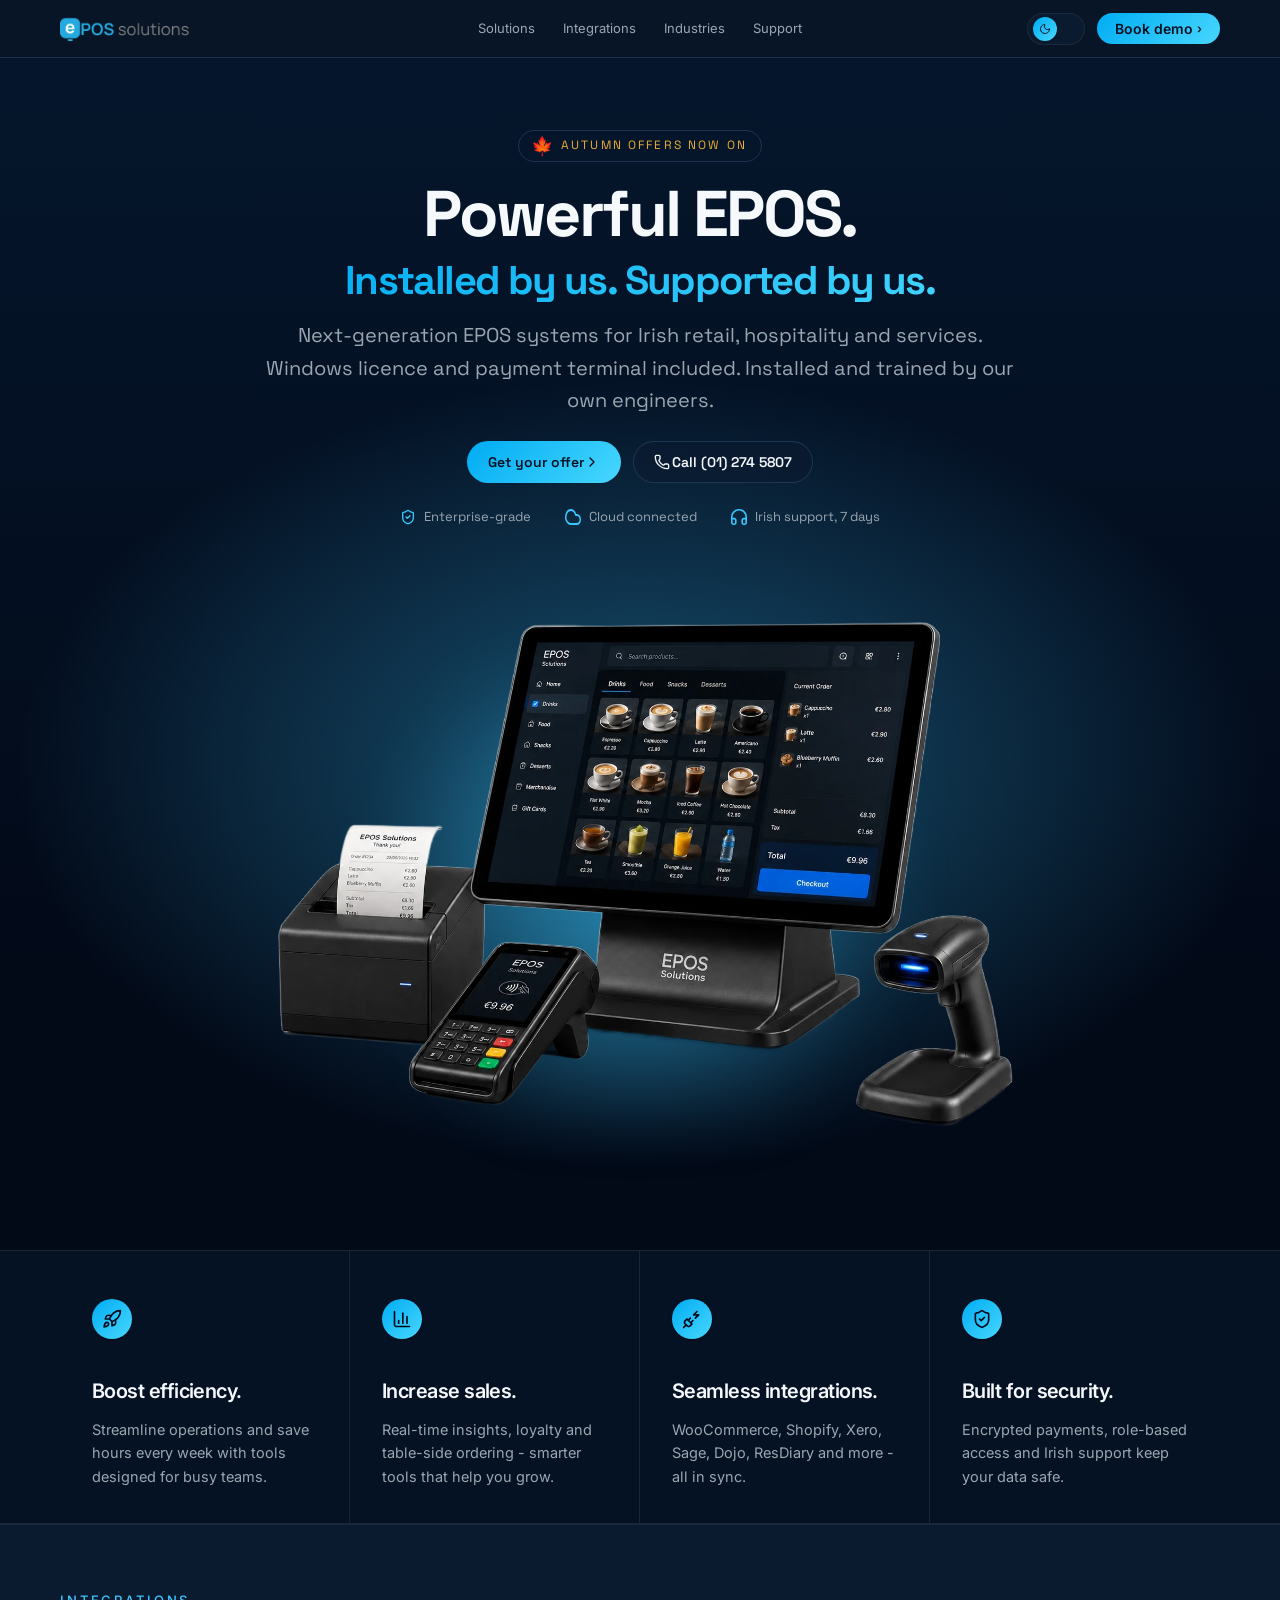
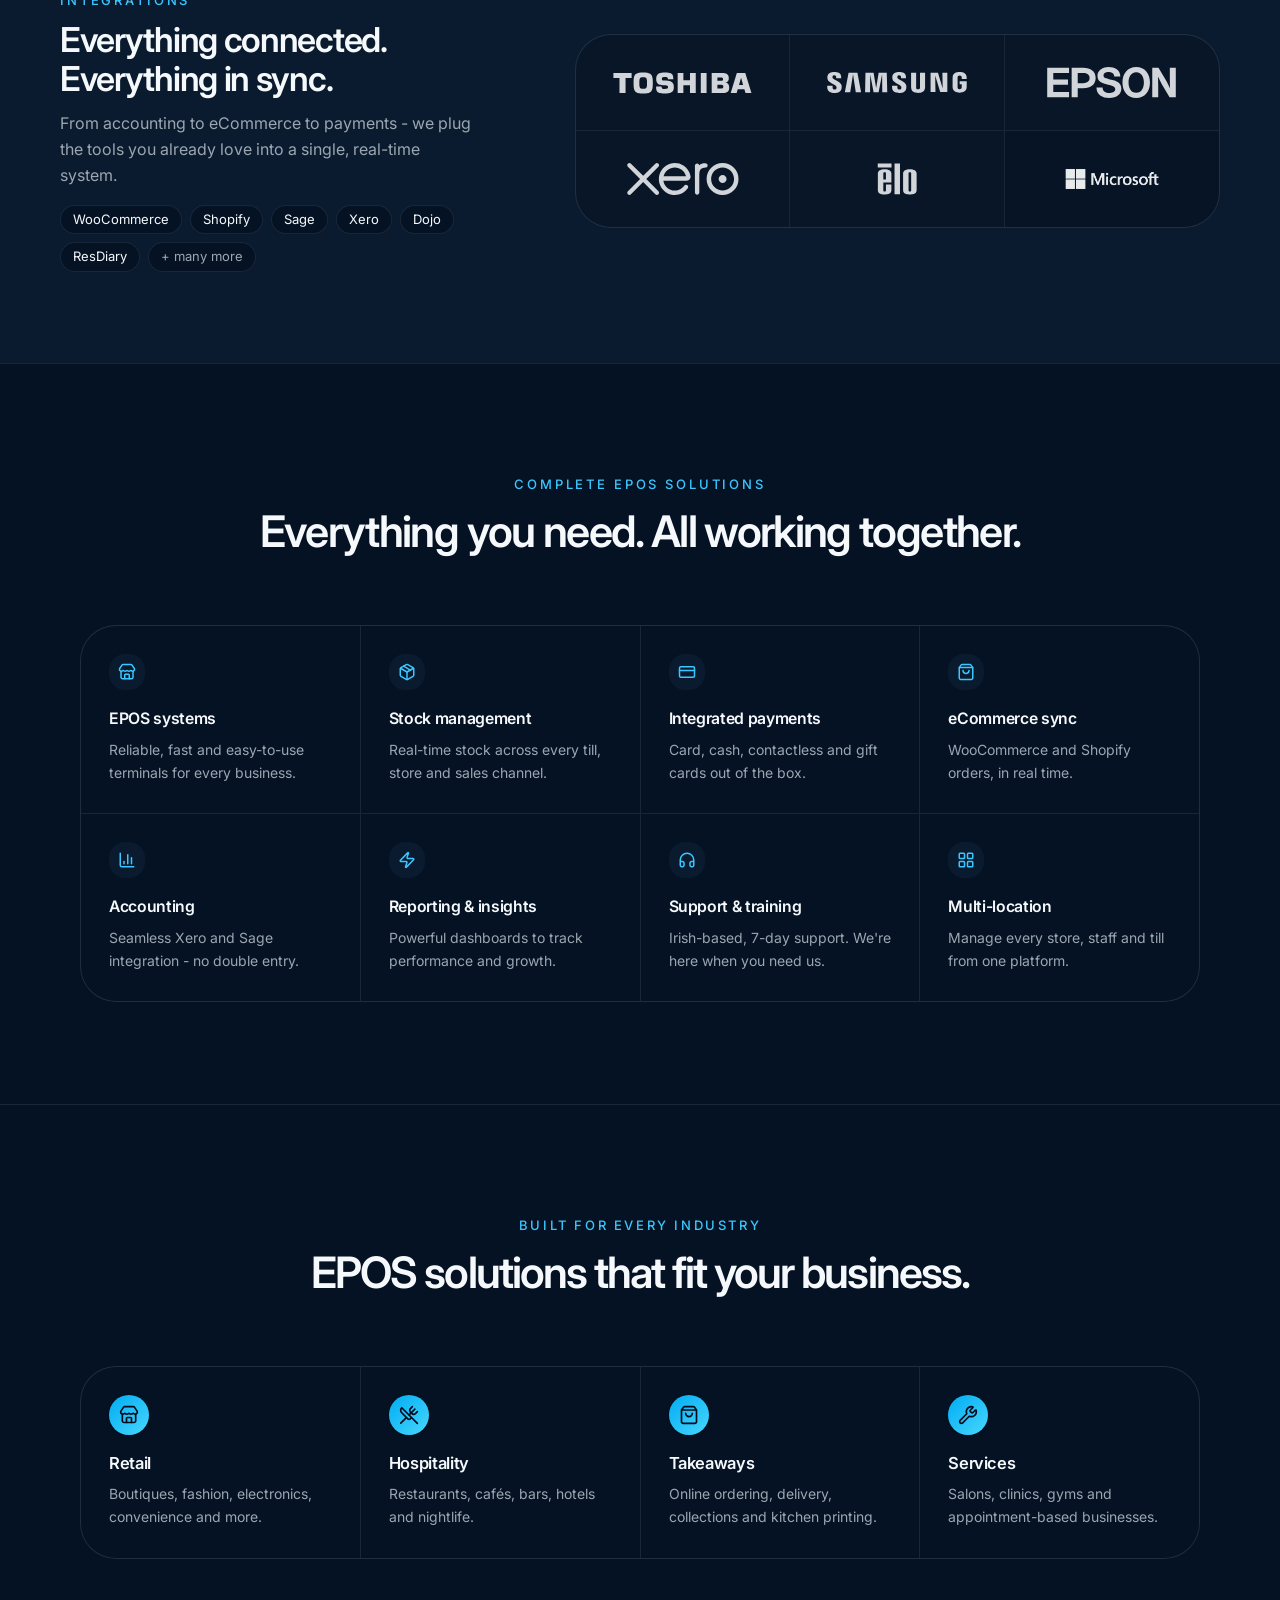
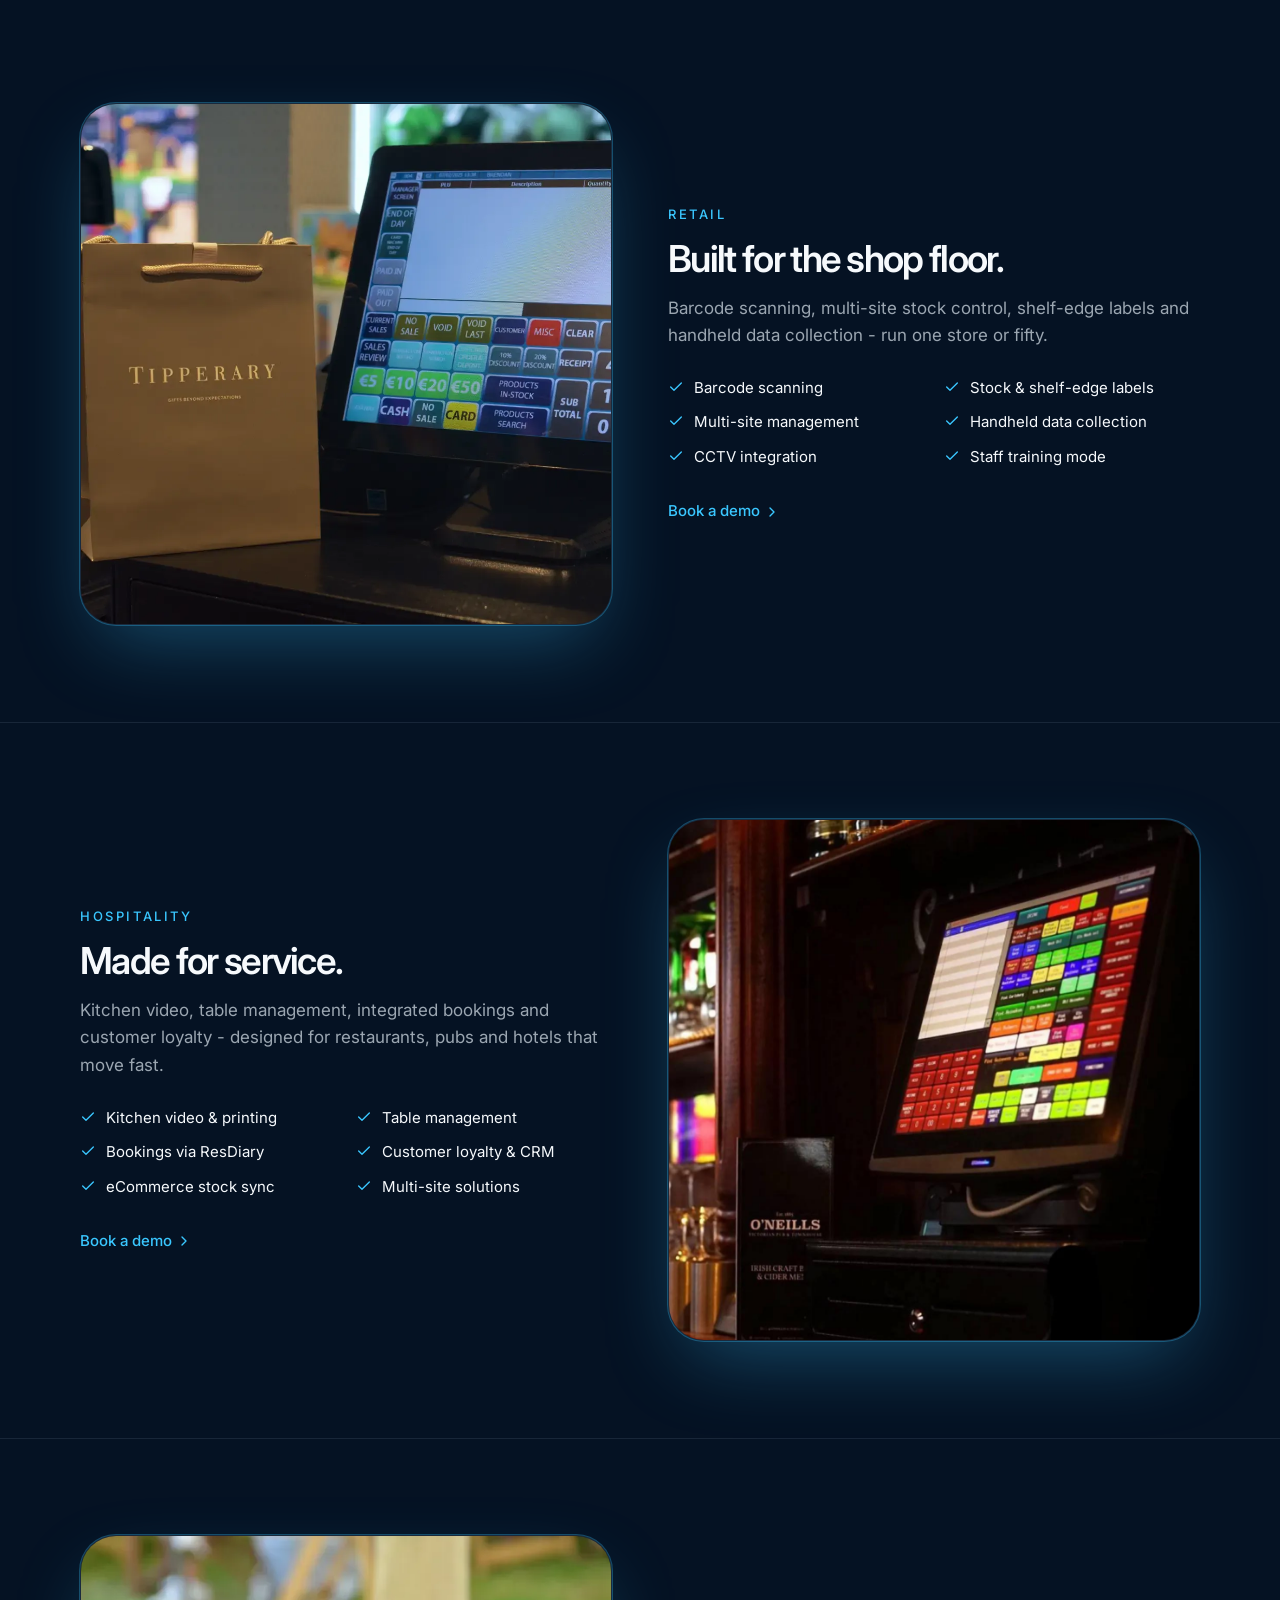
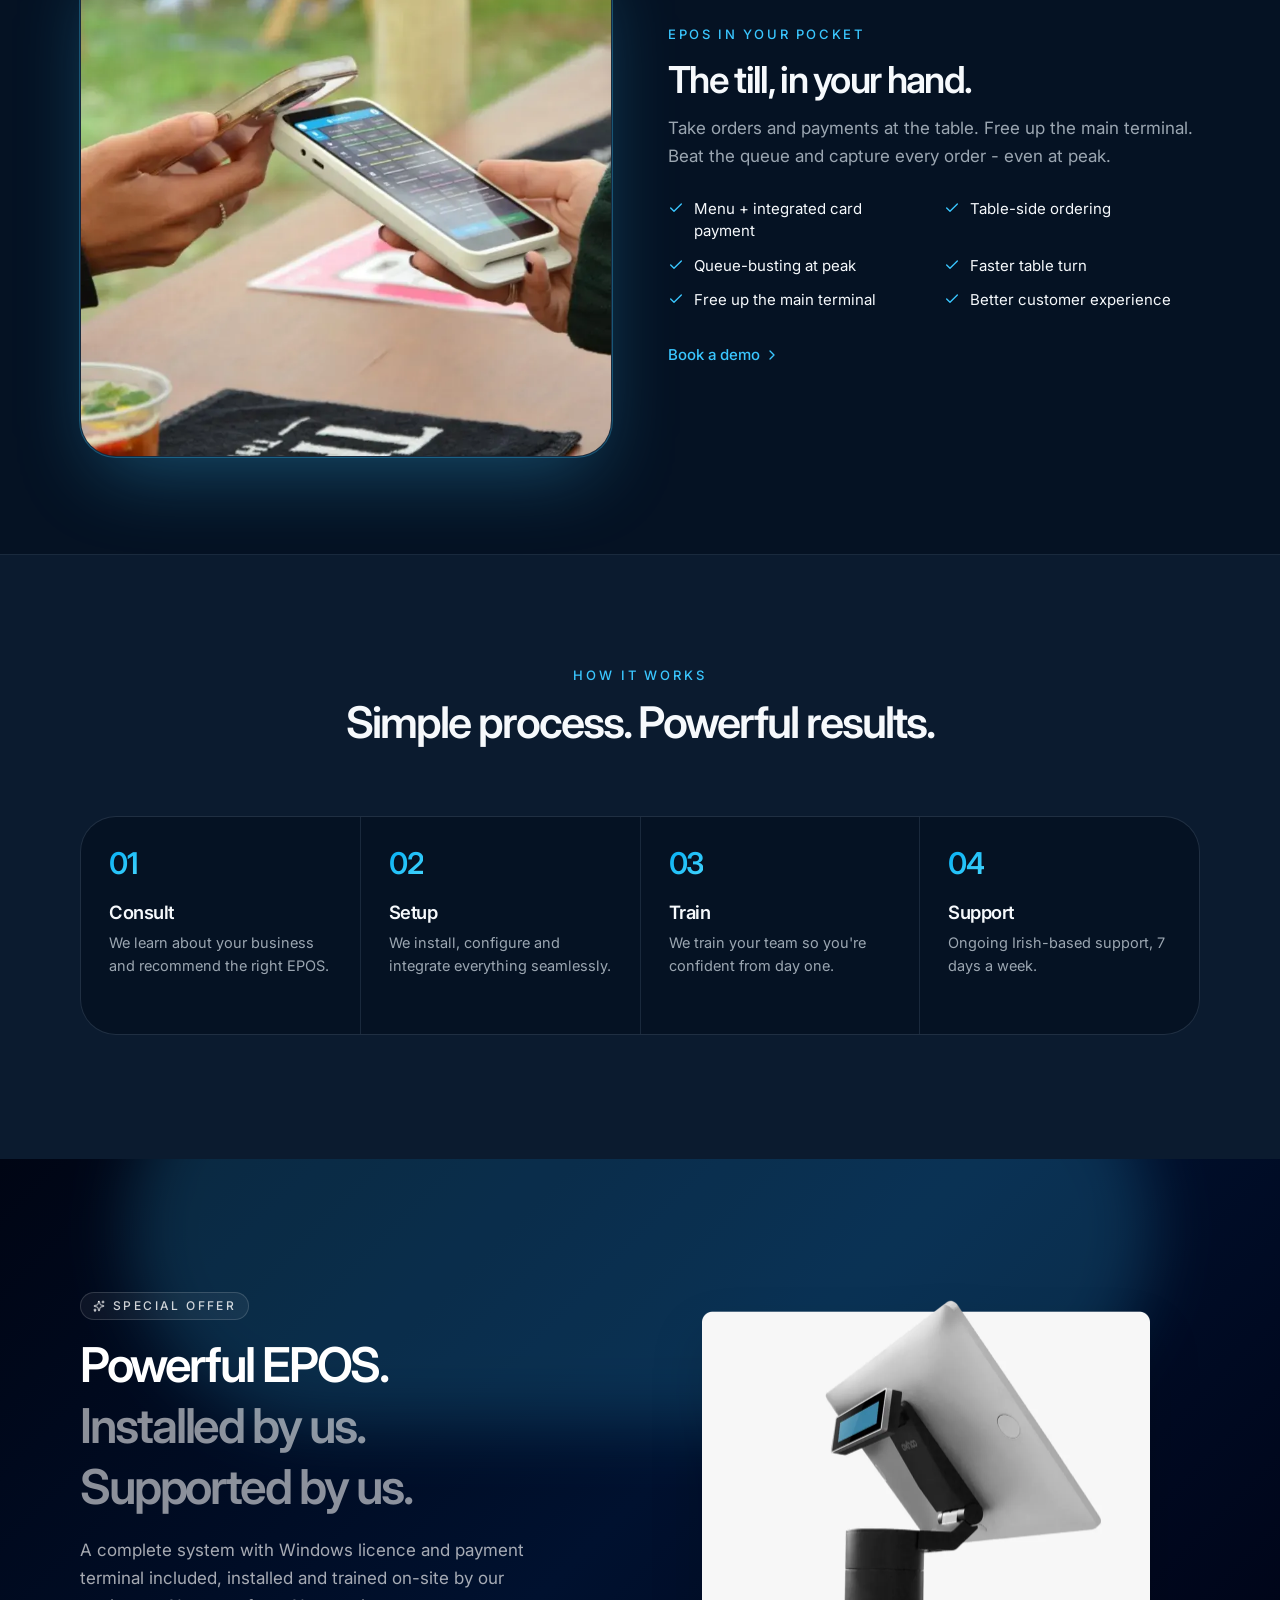
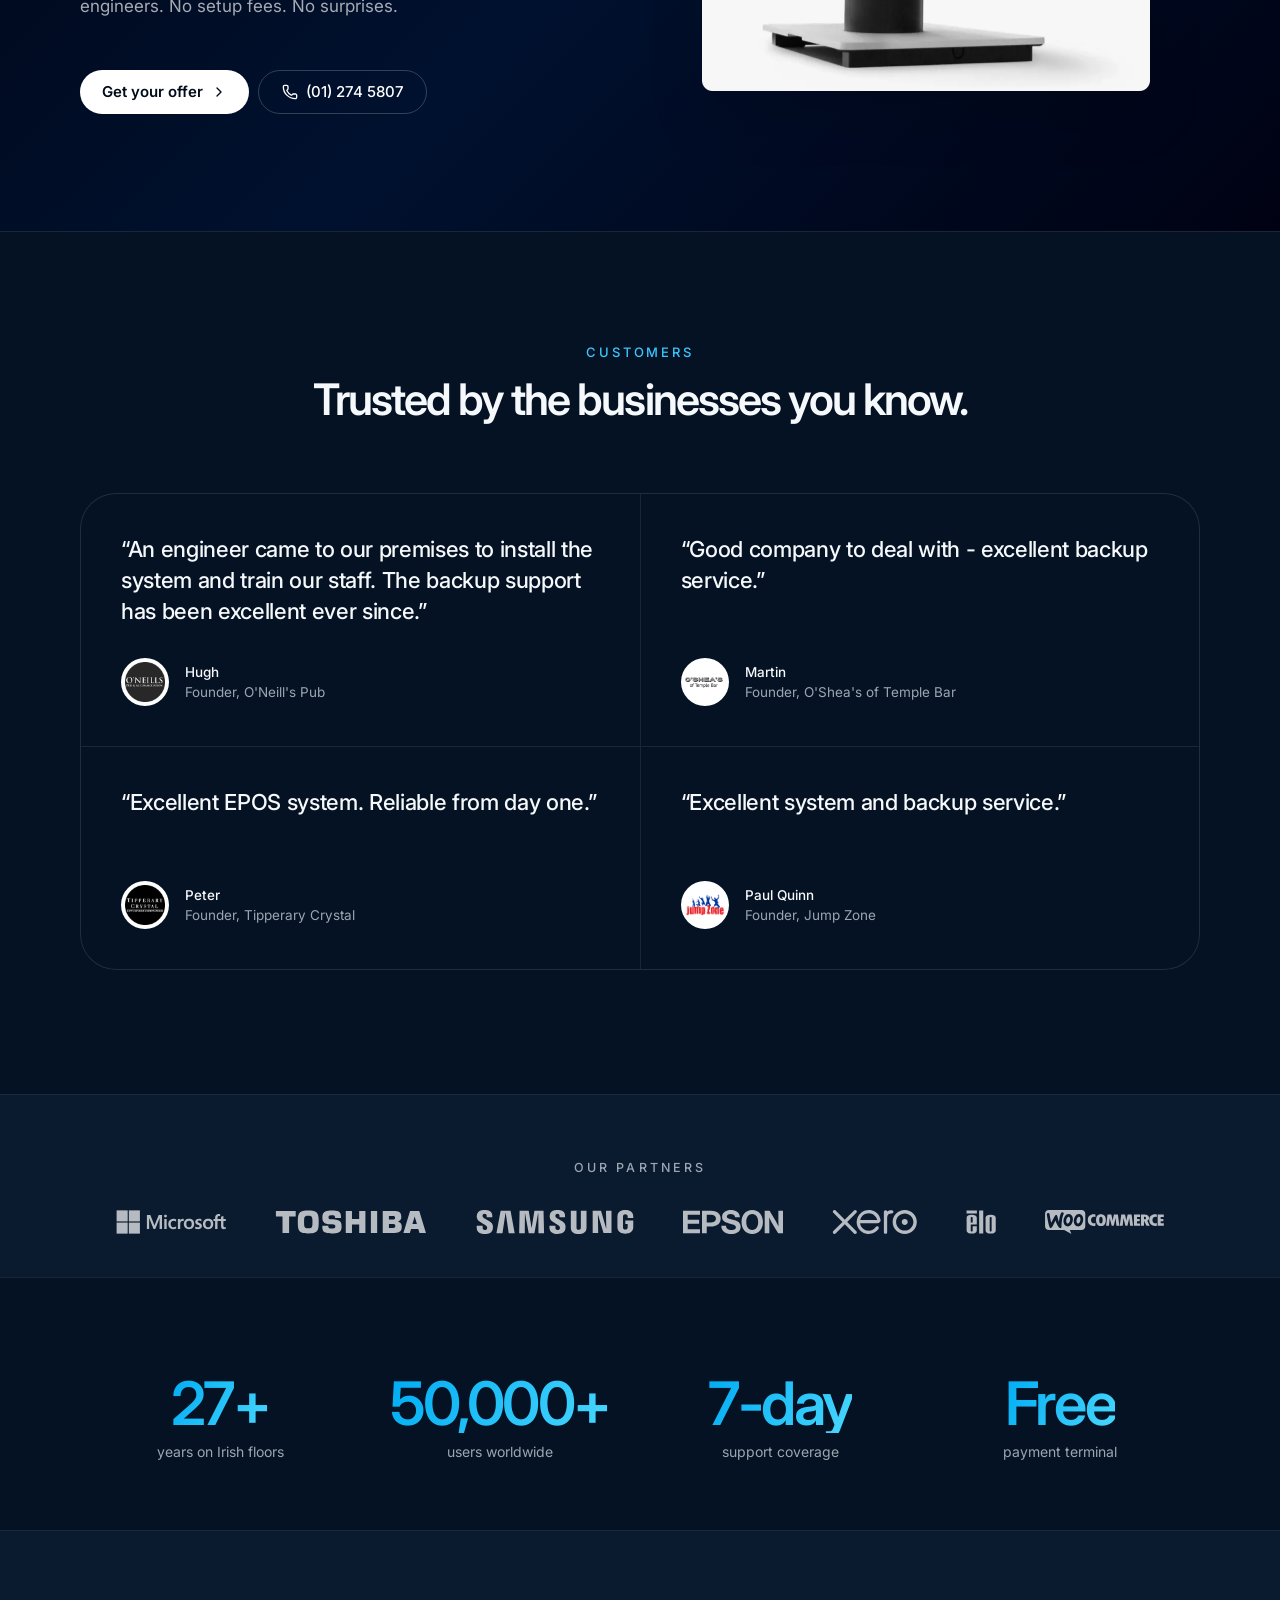
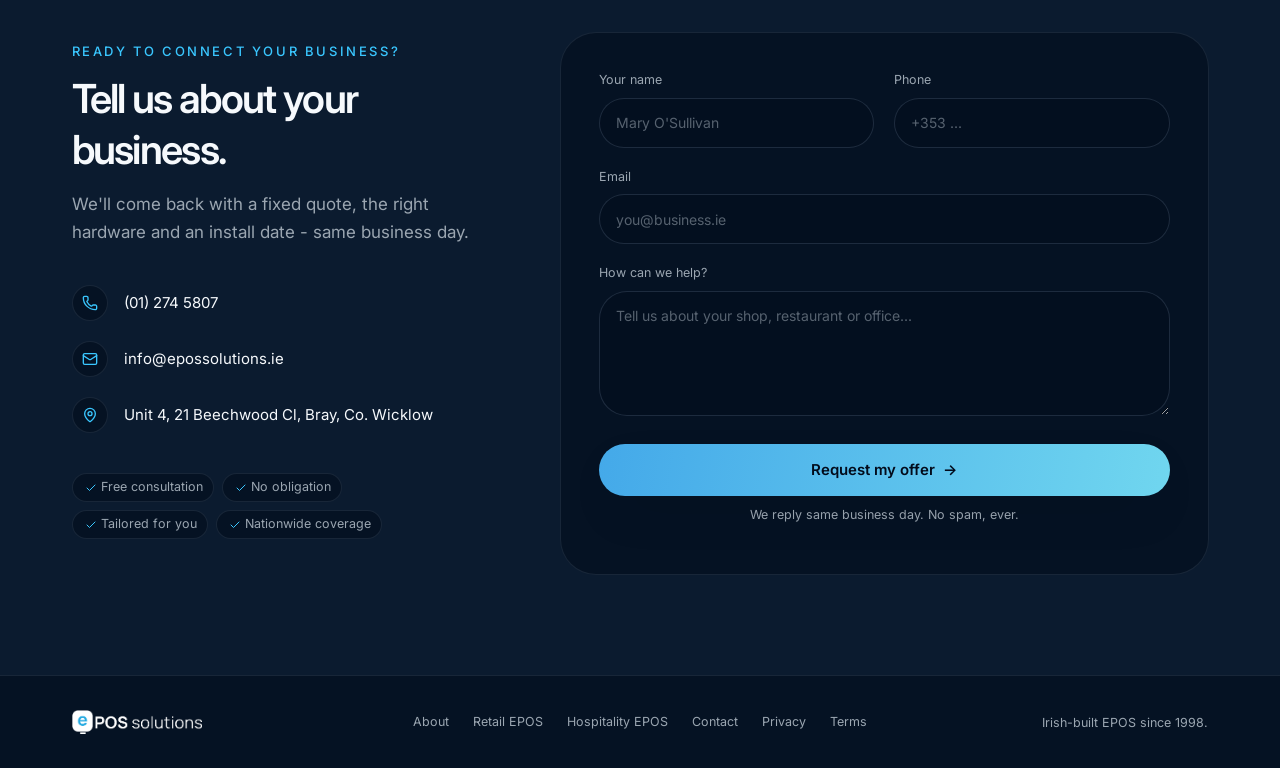
<file: index.html>
<!DOCTYPE html>
<html lang="en">
<head>
  <meta charset="UTF-8">
  <meta name="viewport" content="width=device-width, initial-scale=1.0">
  <title>EPOS Solutions Ireland | Powerful EPOS. Installed by us. Supported by us.</title>
  <meta name="description" content="Powerful EPOS. Installed by us. Supported by us. EPOS systems for Irish businesses with Windows licence, payment terminal, training and 7-day support.">
  <meta name="robots" content="index, follow, max-image-preview:large, max-snippet:-1, max-video-preview:-1">
  <meta name="googlebot" content="index, follow, max-image-preview:large, max-snippet:-1, max-video-preview:-1">
  <meta name="bingbot" content="index, follow">
  <meta name="GPTBot" content="index, follow">
  <meta name="ClaudeBot" content="index, follow">
  <meta name="Google-Extended" content="index, follow">
  <meta name="referrer" content="strict-origin-when-cross-origin">
  <meta property="og:type" content="website">
  <meta property="og:title" content="EPOS Solutions Ireland | Powerful EPOS. Installed by us. Supported by us.">
  <meta property="og:description" content="Next-generation EPOS for Irish businesses. Installed and supported by local engineers.">
  <meta property="og:url" content="https://www.epossolutions.ie/">
  <meta property="og:image" content="https://www.epossolutions.ie/img/webp/hero-device.webp">
  <meta name="twitter:card" content="summary_large_image">
  <meta name="twitter:title" content="EPOS Solutions Ireland | Powerful EPOS. Installed by us. Supported by us.">
  <meta name="twitter:description" content="EPOS for retail, hospitality and services with full setup and 7-day support.">
  <meta name="twitter:image" content="https://www.epossolutions.ie/img/webp/hero-device.webp">
  <link rel="canonical" href="https://www.epossolutions.ie/">

  <!-- Google Tag Manager: GA4 G-75C0RC8G5Q is managed in this container. -->
  <script>(function(w,d,s,l,i){w[l]=w[l]||[];w[l].push({'gtm.start':
  new Date().getTime(),event:'gtm.js'});var f=d.getElementsByTagName(s)[0],
  j=d.createElement(s),dl=l!='dataLayer'?'&l='+l:'';j.async=true;j.src=
  'https://www.googletagmanager.com/gtm.js?id='+i+dl;f.parentNode.insertBefore(j,f);
  })(window,document,'script','dataLayer','GTM-NH4PNFD');</script>

  <link rel="preconnect" href="https://fonts.googleapis.com">
  <link rel="preconnect" href="https://fonts.gstatic.com" crossorigin>
  <link href="https://fonts.googleapis.com/css2?family=Inter:wght@400;500;600&family=Space+Grotesk:wght@400;500;600;700&display=swap" rel="stylesheet">
  <link rel="stylesheet" href="styles.css?v=20260928-1">

  <link rel="icon" type="image/png" href="img/favicon-96x96.png" sizes="96x96">
  <link rel="icon" type="image/svg+xml" href="img/favicon.svg">
  <link rel="shortcut icon" href="img/favicon.ico">
  <link rel="apple-touch-icon" sizes="180x180" href="img/apple-touch-icon.png">

  <script type="application/ld+json">
  {
    "@context": "https://schema.org",
    "@type": "Organization",
    "name": "EPOS Solutions Ireland",
    "url": "https://www.epossolutions.ie",
    "telephone": "+35312745807",
    "email": "info@epossolutions.ie",
    "address": {
      "@type": "PostalAddress",
      "streetAddress": "Unit 4, 21 Beechwood Cl, Kilruddery Demesne East",
      "addressLocality": "Bray",
      "addressRegion": "Wicklow",
      "addressCountry": "IE"
    }
  }
  </script>
  <script type="application/ld+json">
  {
    "@context": "https://schema.org",
    "@type": "Service",
    "serviceType": "EPOS supply, installation and support",
    "provider": {
      "@type": "Organization",
      "name": "EPOS Solutions Ireland"
    },
    "areaServed": "Ireland"
  }
  </script>
</head>
<body>
  <noscript><iframe src="https://www.googletagmanager.com/ns.html?id=GTM-NH4PNFD" height="0" width="0" style="display:none;visibility:hidden"></iframe></noscript>
  <a class="skip-link" href="#main">Skip to content</a>

  <header class="site-header">
    <div class="container nav-shell">
      <a class="brand" href="index.html" aria-label="EPOS Solutions home">
        <img src="img/webp/logo.webp" alt="EPOS Solutions" width="159" height="40">
      </a>

      <button class="menu-toggle" type="button" aria-expanded="false" aria-controls="mobile-nav" onclick="toggleMenu()">
        <img src="img/burger.svg" alt="Open menu" width="26" height="26">
      </button>

      <nav class="desktop-nav" aria-label="Primary">
        <a class="nav-link" href="#solutions">Solutions</a>
        <a class="nav-link" href="#integrations">Integrations</a>
        <a class="nav-link" href="#industries">Industries</a>
        <a class="nav-link" href="#contact">Support</a>
      </nav>

      <div class="nav-utilities">
        <button class="theme-toggle" type="button" aria-label="Toggle theme" aria-pressed="false">
          <span class="dot" aria-hidden="true">
            <svg viewBox="0 0 12 12" fill="none" xmlns="http://www.w3.org/2000/svg" focusable="false">
              <path d="M10.4925 6.243C10.4456 7.11107 10.1483 7.94699 9.63654 8.6497C9.12473 9.35242 8.42034 9.89184 7.60851 10.2028C6.79668 10.5137 5.91216 10.5828 5.06189 10.4018C4.21161 10.2207 3.43198 9.79726 2.81723 9.18258C2.20248 8.5679 1.77894 7.78831 1.59781 6.93805C1.41667 6.0878 1.4857 5.20327 1.79654 4.39141C2.10738 3.57954 2.64673 2.87509 3.34939 2.36322C4.05205 1.85134 4.88793 1.55395 5.756 1.507C5.9585 1.496 6.0645 1.737 5.957 1.9085C5.59744 2.48378 5.44349 3.16393 5.52025 3.83798C5.59701 4.51202 5.89996 5.14014 6.37966 5.61984C6.85936 6.09954 7.48748 6.40249 8.16152 6.47925C8.83557 6.55601 9.51572 6.40205 10.091 6.0425C10.263 5.935 10.5035 6.0405 10.4925 6.243Z" stroke="#020B1B" stroke-linecap="round" stroke-linejoin="round"/>
            </svg>
          </span>
        </button>
        <a class="btn btn-primary nav-cta" href="#contact">Book demo <span class="arrow">›</span></a>
      </div>
    </div>

    <nav class="mobile-nav" id="mobile-nav" aria-label="Mobile">
      <a href="#solutions" onclick="toggleMenu()">Solutions</a>
      <a href="#integrations" onclick="toggleMenu()">Integrations</a>
      <a href="#industries" onclick="toggleMenu()">Industries</a>
      <a href="#contact" onclick="toggleMenu()">Support</a>
      <a class="btn btn-primary" href="#contact" onclick="toggleMenu()">Book demo</a>
    </nav>
  </header>

  <main id="main">
    <section class="hero section-pad" id="hero">
      <div class="container hero-grid">
        <div>
          <p class="pill">
            <span class="pill-icon" aria-hidden="true">🍁</span>
            Autumn offers now on
          </p>
          <h1>
            <span class="hero-line">Powerful EPOS.</span>
            <span class="hero-line hero-line-accent">Installed by us. Supported by us.</span>
          </h1>
          <p class="hero-copy">Next-generation EPOS systems for Irish retail, hospitality and services. Windows licence and payment terminal included. Installed and trained by our own engineers.</p>
          <div class="hero-actions">
            <a class="btn btn-primary btn-hero-primary" href="#contact">
              <span>Get your offer</span>
              <span class="btn-icon" aria-hidden="true">
                <img src="img/hero-cta-arrow.svg" alt="" width="16" height="16">
              </span>
            </a>
            <a class="btn btn-muted btn-hero-secondary" href="tel:+35312745807">
              <span class="btn-icon btn-icon-phone" aria-hidden="true">
                <img src="img/hero-phone-icon.svg" alt="" width="16" height="16">
              </span>
              <span>Call (01) 274 5807</span>
            </a>
          </div>
          <ul class="hero-flags">
            <li>
              <span class="hero-flag-icon" aria-hidden="true">
                <img src="img/hero-enterprise-icon.svg" alt="" width="16" height="16">
              </span>
              <span>Enterprise-grade</span>
            </li>
            <li>
              <span class="hero-flag-icon" aria-hidden="true">
                <img src="img/hero-cloud-icon.svg" alt="" width="16" height="16">
              </span>
              <span>Cloud connected</span>
            </li>
            <li>
              <span class="hero-flag-icon" aria-hidden="true">
                <img src="img/hero-support-icon.svg" alt="" width="16" height="16">
              </span>
              <span>Irish support, 7 days</span>
            </li>
          </ul>
        </div>
        <div class="hero-art-wrap">
          <img class="hero-art" src="img/webp/hero-device.webp" alt="Complete EPOS setup with touchscreen, scanner and card terminal" width="1448" height="1086" loading="eager" fetchpriority="high" decoding="async">
        </div>
      </div>
    </section>

    <section class="band band-cards">
      <div class="container cards-4">
        <article class="info-card">
          <div class="card-badge" aria-hidden="true">
            <img src="img/card-efficiency-icon.svg" alt="" width="20" height="20">
          </div>
          <h2>Boost efficiency.</h2>
          <p>Streamline operations and save hours every week with tools designed for busy teams.</p>
        </article>
        <article class="info-card">
          <div class="card-badge" aria-hidden="true">
            <img src="img/card-sales-icon.svg" alt="" width="20" height="20">
          </div>
          <h2>Increase sales.</h2>
          <p>Real-time insights, loyalty and table-side ordering - smarter tools that help you grow.</p>
        </article>
        <article class="info-card">
          <div class="card-badge" aria-hidden="true">
            <img src="img/card-integrations-icon.svg" alt="" width="20" height="20">
          </div>
          <h2>Seamless integrations.</h2>
          <p>WooCommerce, Shopify, Xero, Sage, Dojo, ResDiary and more - all in sync.</p>
        </article>
        <article class="info-card">
          <div class="card-badge" aria-hidden="true">
            <img src="img/card-security-icon.svg" alt="" width="20" height="20">
          </div>
          <h2>Built for security.</h2>
          <p>Encrypted payments, role-based access and Irish support keep your data safe.</p>
        </article>
      </div>
    </section>

    <section class="section-pad integrations" id="integrations">
      <div class="container integrations-grid">
        <div>
          <p class="kicker">Integrations</p>
          <h2>Everything connected. Everything in sync.</h2>
          <p class="integrations-copy">From accounting to eCommerce to payments - we plug the tools you already love into a single, real-time system.</p>
          <div class="chip-row">
            <span>WooCommerce</span><span>Shopify</span><span>Sage</span><span>Xero</span><span>Dojo</span><span>ResDiary</span><span>+ many more</span>
          </div>
        </div>
        <div class="logo-grid" aria-label="Partner logos">
          <img src="img/toshiba.svg" alt="Toshiba" loading="lazy">
          <img src="img/samsung.svg" alt="Samsung" loading="lazy">
          <img src="img/epson.svg" alt="Epson" loading="lazy">
          <img src="img/xero.svg" alt="Xero" loading="lazy">
          <img src="img/elo.svg" alt="Elo" loading="lazy">
          <img class="integration-microsoft" src="img/webp/microsoft.webp" alt="Microsoft" loading="lazy">
        </div>
      </div>
    </section>

    <section class="epos-suite" id="solutions" aria-labelledby="epos-suite-title">
      <div class="container epos-suite-inner">
        <p class="kicker center">Complete EPOS Solutions</p>
        <h2 class="center" id="epos-suite-title">Everything you need. All working together.</h2>

        <div class="epos-feature-grid">
          <article class="epos-feature-card">
            <span class="epos-feature-icon" aria-hidden="true"><img src="img/solution-epos-system.svg" alt="" width="18" height="18"></span>
            <h3>EPOS systems</h3>
            <p>Reliable, fast and easy-to-use terminals for every business.</p>
          </article>
          <article class="epos-feature-card">
            <span class="epos-feature-icon" aria-hidden="true"><img src="img/solution-stock.svg" alt="" width="18" height="18"></span>
            <h3>Stock management</h3>
            <p>Real-time stock across every till, store and sales channel.</p>
          </article>
          <article class="epos-feature-card">
            <span class="epos-feature-icon" aria-hidden="true"><img src="img/solution-payments.svg" alt="" width="18" height="18"></span>
            <h3>Integrated payments</h3>
            <p>Card, cash, contactless and gift cards out of the box.</p>
          </article>
          <article class="epos-feature-card">
            <span class="epos-feature-icon" aria-hidden="true"><img src="img/solution-ecommerce.svg" alt="" width="18" height="18"></span>
            <h3>eCommerce sync</h3>
            <p>WooCommerce and Shopify orders, in real time.</p>
          </article>
          <article class="epos-feature-card">
            <span class="epos-feature-icon" aria-hidden="true"><img src="img/solution-accounting.svg" alt="" width="18" height="18"></span>
            <h3>Accounting</h3>
            <p>Seamless Xero and Sage integration - no double entry.</p>
          </article>
          <article class="epos-feature-card">
            <span class="epos-feature-icon" aria-hidden="true"><img src="img/solution-reporting.svg" alt="" width="18" height="18"></span>
            <h3>Reporting &amp; insights</h3>
            <p>Powerful dashboards to track performance and growth.</p>
          </article>
          <article class="epos-feature-card">
            <span class="epos-feature-icon" aria-hidden="true"><img src="img/solution-support.svg" alt="" width="18" height="18"></span>
            <h3>Support &amp; training</h3>
            <p>Irish-based, 7-day support. We're here when you need us.</p>
          </article>
          <article class="epos-feature-card">
            <span class="epos-feature-icon" aria-hidden="true"><img src="img/solution-locations.svg" alt="" width="18" height="18"></span>
            <h3>Multi-location</h3>
            <p>Manage every store, staff and till from one platform.</p>
          </article>
        </div>
      </div>
    </section>

    <section class="industries" id="industries" aria-labelledby="industries-title">
      <div class="container industries-intro">
        <p class="kicker center">Built for every industry</p>
        <h2 class="center" id="industries-title">EPOS solutions that fit your business.</h2>

        <div class="industry-type-grid">
          <article class="industry-type-card">
            <span class="industry-type-icon" aria-hidden="true"><img src="img/industry-retail-icon.svg" alt="" width="20" height="20"></span>
            <h3>Retail</h3>
            <p>Boutiques, fashion, electronics, convenience and more.</p>
          </article>
          <article class="industry-type-card">
            <span class="industry-type-icon" aria-hidden="true"><img src="img/industry-hospitality-icon.svg" alt="" width="20" height="20"></span>
            <h3>Hospitality</h3>
            <p>Restaurants, cafés, bars, hotels and nightlife.</p>
          </article>
          <article class="industry-type-card">
            <span class="industry-type-icon" aria-hidden="true"><img src="img/industry-takeaway-icon.svg" alt="" width="20" height="20"></span>
            <h3>Takeaways</h3>
            <p>Online ordering, delivery, collections and kitchen printing.</p>
          </article>
          <article class="industry-type-card">
            <span class="industry-type-icon" aria-hidden="true"><img src="img/industry-services-icon.svg" alt="" width="20" height="20"></span>
            <h3>Services</h3>
            <p>Salons, clinics, gyms and appointment-based businesses.</p>
          </article>
        </div>
      </div>

      <div class="industry-showcases">
        <article class="industry-showcase">
          <div class="container industry-showcase-grid">
            <div class="industry-showcase-image">
              <img src="img/webp/industry-retail.webp" alt="Retail EPOS terminal in use" width="1024" height="1024" loading="lazy" decoding="async">
            </div>
            <div class="industry-showcase-copy">
              <p class="kicker">Retail</p>
              <h3>Built for the shop floor.</h3>
              <p class="industry-summary">Barcode scanning, multi-site stock control, shelf-edge labels and handheld data collection - run one store or fifty.</p>
              <ul class="industry-feature-list">
                <li>Barcode scanning</li><li>Stock &amp; shelf-edge labels</li>
                <li>Multi-site management</li><li>Handheld data collection</li>
                <li>CCTV integration</li><li>Staff training mode</li>
              </ul>
              <a class="industry-demo-link" href="#contact">Book a demo <img src="img/industry-arrow.svg" alt="" width="16" height="16"></a>
            </div>
          </div>
        </article>

        <article class="industry-showcase">
          <div class="container industry-showcase-grid reverse">
            <div class="industry-showcase-image">
              <img src="img/industry-hospitality.jpg" alt="Hospitality EPOS terminal in use" loading="lazy">
            </div>
            <div class="industry-showcase-copy">
              <p class="kicker">Hospitality</p>
              <h3>Made for service.</h3>
              <p class="industry-summary">Kitchen video, table management, integrated bookings and customer loyalty - designed for restaurants, pubs and hotels that move fast.</p>
              <ul class="industry-feature-list">
                <li>Kitchen video &amp; printing</li><li>Table management</li>
                <li>Bookings via ResDiary</li><li>Customer loyalty &amp; CRM</li>
                <li>eCommerce stock sync</li><li>Multi-site solutions</li>
              </ul>
              <a class="industry-demo-link" href="#contact">Book a demo <img src="img/industry-arrow.svg" alt="" width="16" height="16"></a>
            </div>
          </div>
        </article>

        <article class="industry-showcase">
          <div class="container industry-showcase-grid">
            <div class="industry-showcase-image">
              <img src="img/webp/industry-pocket.webp" alt="Handheld EPOS terminal taking a card payment" width="800" height="800" loading="lazy" decoding="async">
            </div>
            <div class="industry-showcase-copy">
              <p class="kicker">EPOS in your pocket</p>
              <h3>The till, in your hand.</h3>
              <p class="industry-summary">Take orders and payments at the table. Free up the main terminal. Beat the queue and capture every order - even at peak.</p>
              <ul class="industry-feature-list">
                <li>Menu + integrated card payment</li><li>Table-side ordering</li>
                <li>Queue-busting at peak</li><li>Faster table turn</li>
                <li>Free up the main terminal</li><li>Better customer experience</li>
              </ul>
              <a class="industry-demo-link" href="#contact">Book a demo <img src="img/industry-arrow.svg" alt="" width="16" height="16"></a>
            </div>
          </div>
        </article>
      </div>
    </section>

    <section class="process-section" aria-labelledby="process-title">
      <div class="container process-inner">
        <p class="kicker center">How it works</p>
        <h2 class="center" id="process-title">Simple process. Powerful results.</h2>

        <div class="process-grid">
          <article class="process-step">
            <span class="process-number">01</span>
            <h3>Consult</h3>
            <p>We learn about your business and recommend the right EPOS.</p>
          </article>
          <article class="process-step">
            <span class="process-number">02</span>
            <h3>Setup</h3>
            <p>We install, configure and integrate everything seamlessly.</p>
          </article>
          <article class="process-step">
            <span class="process-number">03</span>
            <h3>Train</h3>
            <p>We train your team so you're confident from day one.</p>
          </article>
          <article class="process-step">
            <span class="process-number">04</span>
            <h3>Support</h3>
            <p>Ongoing Irish-based support, 7 days a week.</p>
          </article>
        </div>
      </div>
    </section>

    <section class="offer-section" aria-labelledby="offer-title">
      <div class="offer-glow" aria-hidden="true"></div>
      <div class="container offer-shell">
        <div class="offer-content">
          <p class="offer-badge"><img src="img/offer-offer.svg" alt="" width="12" height="12"> Special offer</p>
          <h2 id="offer-title"><span>Powerful EPOS.</span><span>Installed by us.</span><span>Supported by us.</span></h2>
          <p class="offer-copy">A complete system with Windows licence and payment terminal included, installed and trained on-site by our engineers. No setup fees. No surprises.</p>
          <div class="offer-actions">
            <a class="offer-primary" href="#contact">Get your offer <img src="img/offer-arrow.svg" alt="" width="16" height="16"></a>
            <a class="offer-phone" href="tel:+35312745807"><img src="img/offer-phone.svg" alt="" width="16" height="16"> (01) 274 5807</a>
          </div>
        </div>
        <img class="offer-product" src="img/webp/offer-terminal.webp" alt="POS terminal with customer display" width="896" height="809" loading="lazy" decoding="async">
      </div>
    </section>

    <section class="customers-section" aria-labelledby="customers-title">
      <div class="container customers-inner">
        <p class="kicker center">Customers</p>
        <h2 class="center" id="customers-title">Trusted by the businesses you know.</h2>

        <div class="customer-grid">
          <figure class="customer-quote">
            <blockquote>“An engineer came to our premises to install the system and train our staff. The backup support has been excellent ever since.”</blockquote>
            <figcaption><span class="customer-logo"><img src="img/customer-oneill.png" alt="O'Neill's Pub logo" loading="lazy"></span><span><strong>Hugh</strong><small>Founder, O'Neill's Pub</small></span></figcaption>
          </figure>
          <figure class="customer-quote">
            <blockquote>“Good company to deal with - excellent backup service.”</blockquote>
            <figcaption><span class="customer-logo"><img src="img/customer-oshea.png" alt="O'Shea's of Temple Bar logo" loading="lazy"></span><span><strong>Martin</strong><small>Founder, O'Shea's of Temple Bar</small></span></figcaption>
          </figure>
          <figure class="customer-quote">
            <blockquote>“Excellent EPOS system. Reliable from day one.”</blockquote>
            <figcaption><span class="customer-logo"><img src="img/customer-tipperary.png" alt="Tipperary Crystal logo" loading="lazy"></span><span><strong>Peter</strong><small>Founder, Tipperary Crystal</small></span></figcaption>
          </figure>
          <figure class="customer-quote">
            <blockquote>“Excellent system and backup service.”</blockquote>
            <figcaption><span class="customer-logo"><img src="img/customer-jumpzone.png" alt="Jump Zone logo" loading="lazy"></span><span><strong>Paul Quinn</strong><small>Founder, Jump Zone</small></span></figcaption>
          </figure>
        </div>
      </div>
    </section>

    <section class="partners-section" aria-labelledby="partners-title">
      <div class="container partners-inner">
        <h2 id="partners-title">Our partners</h2>
        <div class="partners-row">
          <img src="img/partner-microsoft.svg" alt="Microsoft" loading="lazy">
          <img src="img/partner-toshiba.svg" alt="Toshiba" loading="lazy">
          <img src="img/partner-samsung.svg" alt="Samsung" loading="lazy">
          <img src="img/partner-epson.svg" alt="Epson" loading="lazy">
          <img src="img/partner-xero.svg" alt="Xero" loading="lazy">
          <img src="img/partner-elo.svg" alt="Elo" loading="lazy">
          <img src="img/partner-woo.svg" alt="WooCommerce" loading="lazy">
        </div>
      </div>
    </section>

    <section class="stats-band" aria-label="Company statistics">
      <div class="container stats-row">
        <div><strong>27+</strong><span>years on Irish floors</span></div>
        <div><strong>50,000+</strong><span>users worldwide</span></div>
        <div><strong>7-day</strong><span>support coverage</span></div>
        <div><strong>Free</strong><span>payment terminal</span></div>
      </div>
    </section>

    <section class="contact" id="contact" aria-labelledby="contact-title">
      <div class="container contact-grid">
        <div class="contact-content">
          <p class="kicker">Ready to connect your business?</p>
          <h2 id="contact-title">Tell us about your business.</h2>
          <p class="contact-intro">We'll come back with a fixed quote, the right hardware and an install date - same business day.</p>
          <ul class="contact-list">
            <li><a href="tel:+35312745807"><span><img src="img/contact-phone.svg" alt="" width="16" height="16"></span>(01) 274 5807</a></li>
            <li><a href="mailto:info@epossolutions.ie"><span><img src="img/contact-email.svg" alt="" width="16" height="16"></span>info@epossolutions.ie</a></li>
            <li><span><img src="img/contact-location.svg" alt="" width="16" height="16"></span>Unit 4, 21 Beechwood Cl, Bray, Co. Wicklow</li>
          </ul>
          <div class="contact-benefits" aria-label="Consultation benefits">
            <span>Free consultation</span><span>No obligation</span><span>Tailored for you</span><span>Nationwide coverage</span>
          </div>
        </div>

        <form name="submit-to-google-sheet" class="lead-form" novalidate>
          <div class="form-row">
            <div><label for="name">Your name</label><input type="text" id="name" name="name" placeholder="Mary O'Sullivan" required></div>
            <div><label for="phone">Phone</label><input type="tel" id="phone" name="phone" placeholder="+353 ..." required></div>
          </div>

          <label for="email">Email</label>
          <input type="email" id="email" name="email" placeholder="you@business.ie" required>

          <label for="message">How can we help?</label>
          <textarea id="message" name="message" rows="4" placeholder="Tell us about your shop, restaurant or office..." required></textarea>

          <input type="hidden" name="gclid" id="gclid">
          <button class="btn btn-primary btn-submit" type="submit">
            <span>Request my offer&nbsp; →</span>
            <span class="spinner" id="spinner" aria-hidden="true"></span>
          </button>
          <p class="form-note">We reply same business day. No spam, ever.</p>
        </form>
      </div>
    </section>

  </main>

  <footer class="site-footer">
    <div class="container footer-grid">
      <a class="footer-brand" href="index.html" aria-label="EPOS Solutions home"><img src="img/footer-logo.png" alt="EPOS Solutions" width="130" height="24"></a>
      <nav class="footer-links" aria-label="Footer links"><a href="about-us/">About</a><a href="epos-retail-solutions/">Retail EPOS</a><a href="hospitality-epos-solutions-utm-gads/">Hospitality EPOS</a><a href="contact-us/">Contact</a><a href="privacy.html">Privacy</a><a href="terms.html">Terms</a></nav>
      <p class="footer-tagline">Irish-built EPOS since 1998.</p>
    </div>
  </footer>

  <script src="app.js"></script>
</body>
</html>
</file>
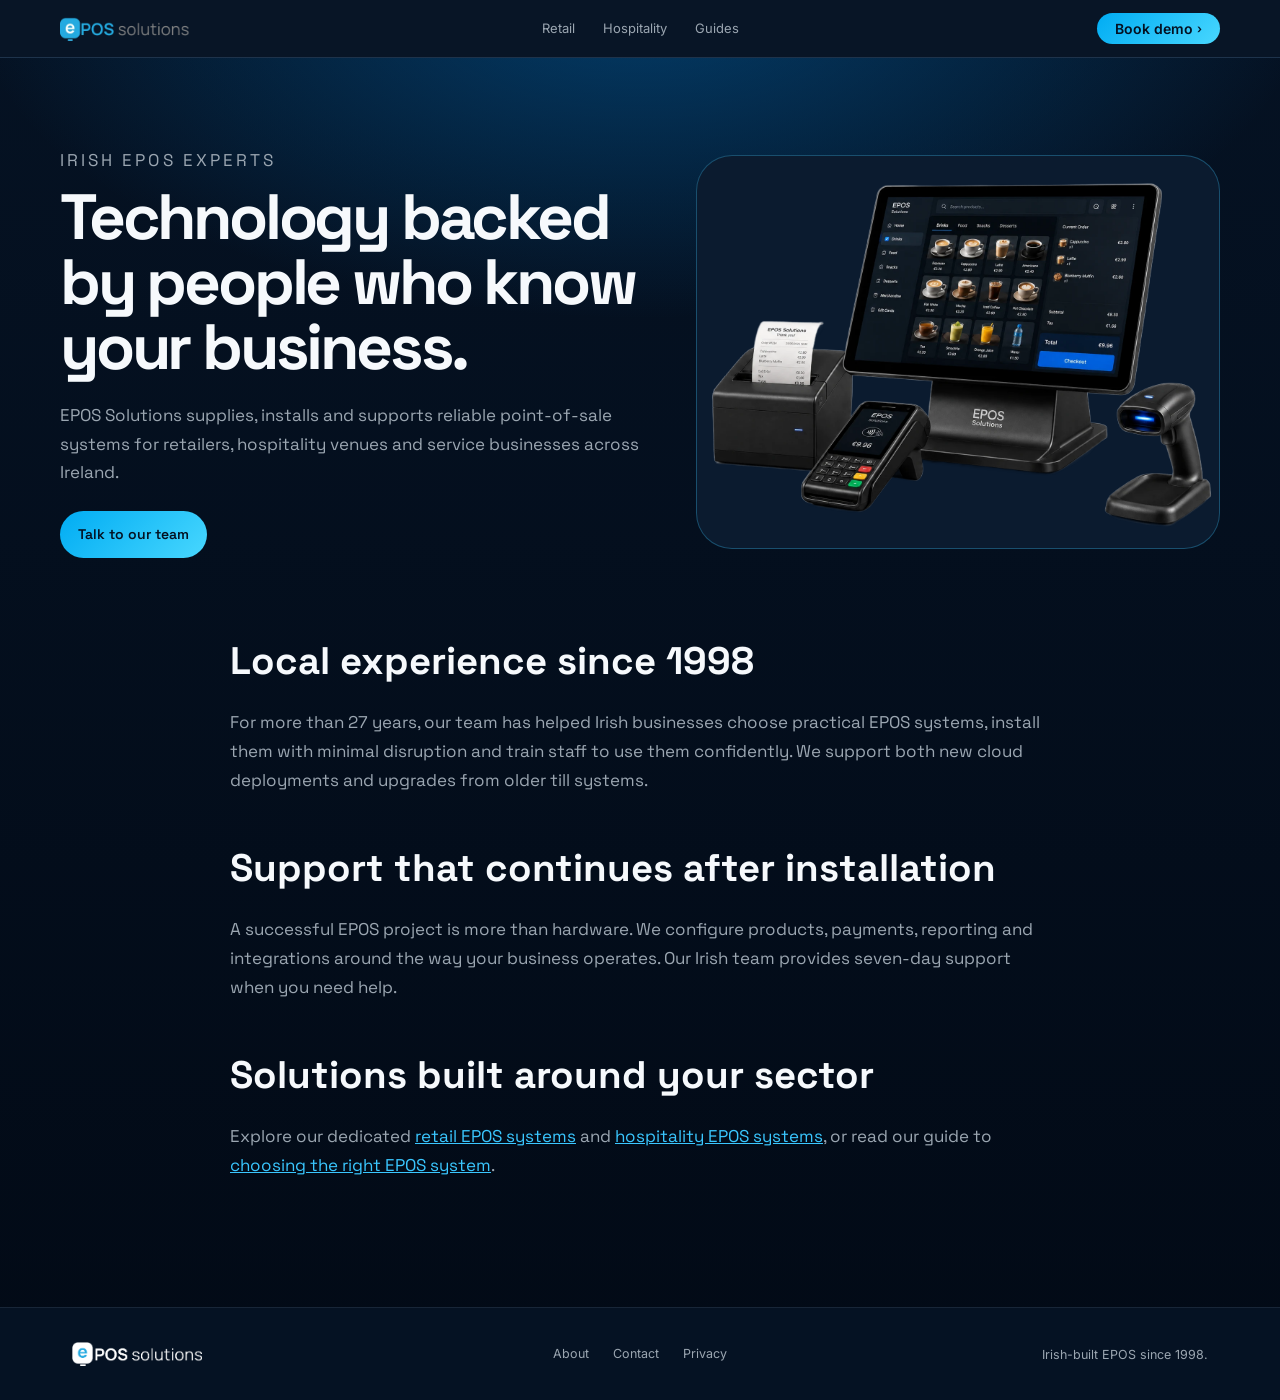
<file: about-us/index.html>
<!doctype html><html lang="en"><head><meta charset="utf-8"><meta name="viewport" content="width=device-width,initial-scale=1"><title>About EPOS Solutions Ireland | Irish EPOS Experts</title><meta name="description" content="Meet EPOS Solutions Ireland: local EPOS installation, training and seven-day support backed by more than 27 years of experience."><link rel="canonical" href="https://www.epossolutions.ie/about-us/"><meta property="og:title" content="About EPOS Solutions Ireland"><meta property="og:description" content="Irish EPOS expertise, installation and long-term support since 1998."><meta property="og:url" content="https://www.epossolutions.ie/about-us/"><meta property="og:image" content="https://www.epossolutions.ie/img/webp/hero-device.webp"><link rel="stylesheet" href="../styles.css?v=20260806"><link rel="icon" href="../img/favicon.svg"><script src="../gtm.js"></script></head><body><a class="skip-link" href="#main">Skip to content</a><header class="site-header"><div class="container nav-shell"><a class="brand" href="../"><img src="../img/webp/logo.webp" alt="EPOS Solutions" width="159" height="40"></a><nav class="desktop-nav" aria-label="Primary"><a class="nav-link" href="../epos-retail-solutions/">Retail</a><a class="nav-link" href="../hospitality-epos-solutions-utm-gads/">Hospitality</a><a class="nav-link" href="../what-are-epos-systems/">Guides</a></nav><a class="btn btn-primary nav-cta" href="../contact-us/">Book demo <span class="arrow">›</span></a></div></header><main id="main" class="seo-page"><section class="container seo-hero"><div><p class="kicker">Irish EPOS experts</p><h1>Technology backed by people who know your business.</h1><p>EPOS Solutions supplies, installs and supports reliable point-of-sale systems for retailers, hospitality venues and service businesses across Ireland.</p><div class="seo-actions"><a class="btn btn-primary" href="../contact-us/">Talk to our team</a></div></div><img class="seo-hero-image" src="../img/webp/hero-device.webp" width="1448" height="1086" alt="Complete touchscreen EPOS system supplied by EPOS Solutions"></section><article class="seo-copy"><h2>Local experience since 1998</h2><p>For more than 27 years, our team has helped Irish businesses choose practical EPOS systems, install them with minimal disruption and train staff to use them confidently. We support both new cloud deployments and upgrades from older till systems.</p><h2>Support that continues after installation</h2><p>A successful EPOS project is more than hardware. We configure products, payments, reporting and integrations around the way your business operates. Our Irish team provides seven-day support when you need help.</p><h2>Solutions built around your sector</h2><p>Explore our dedicated <a href="../epos-retail-solutions/">retail EPOS systems</a> and <a href="../hospitality-epos-solutions-utm-gads/">hospitality EPOS systems</a>, or read our guide to <a href="../choosing-an-epos-system/">choosing the right EPOS system</a>.</p></article></main><footer class="site-footer"><div class="container footer-grid"><a class="footer-brand" href="../"><img src="../img/footer-logo.png" alt="EPOS Solutions" width="130" height="24"></a><nav class="footer-links"><a href="../about-us/">About</a><a href="../contact-us/">Contact</a><a href="../privacy.html">Privacy</a></nav><p class="footer-tagline">Irish-built EPOS since 1998.</p></div></footer><script src="../app.js"></script></body></html>
</file>
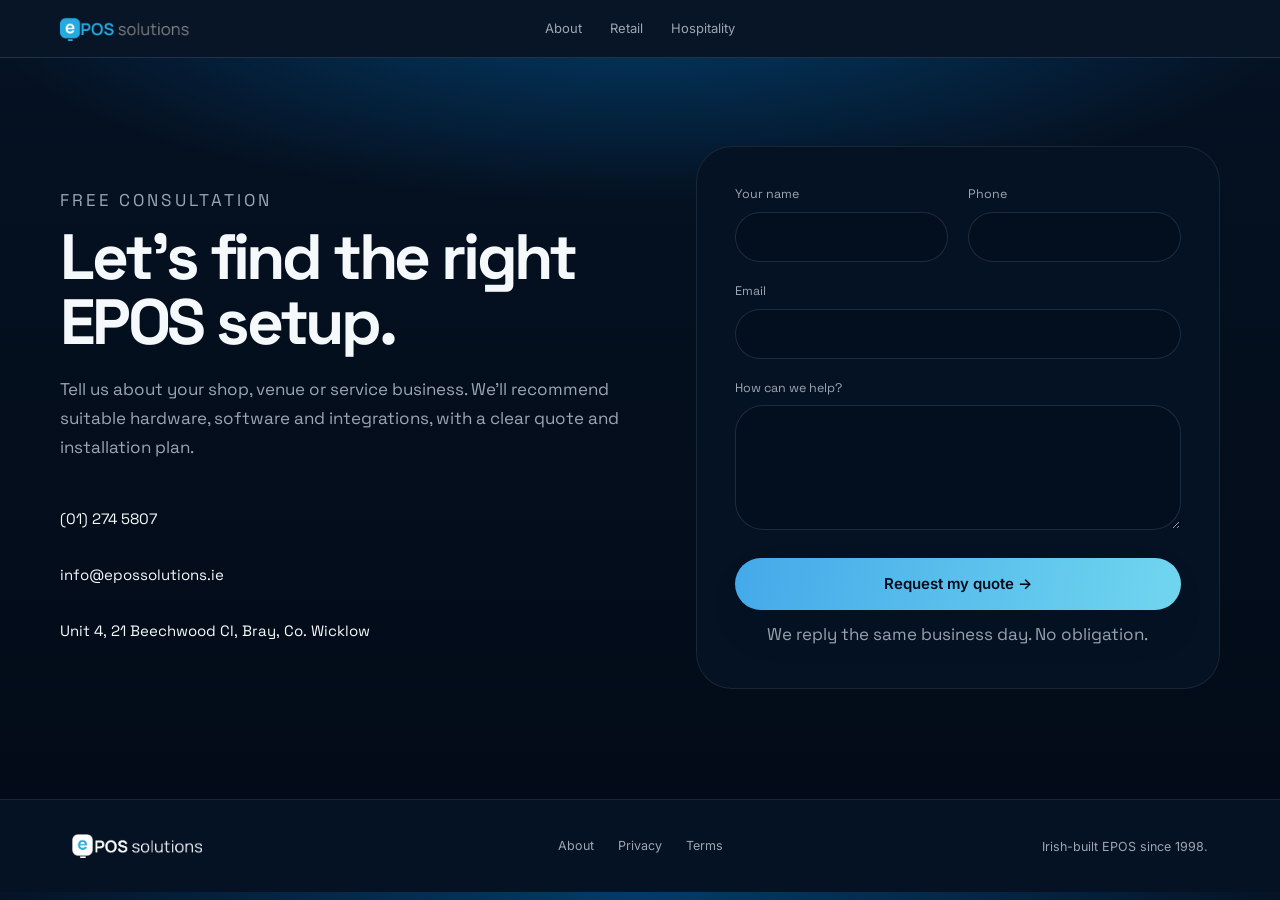
<file: book-a-demo/index.html>
<!doctype html><html lang="en"><head><meta charset="utf-8"><meta name="robots" content="noindex"><link rel="canonical" href="https://www.epossolutions.ie/contact-us/"><meta http-equiv="refresh" content="0;url=/contact-us/"><title>Book an EPOS Demo</title><script>location.replace('/contact-us/'+location.search+location.hash)</script></head><body><p>Book your demo on our <a href="/contact-us/">contact page</a>.</p></body></html>
</file>
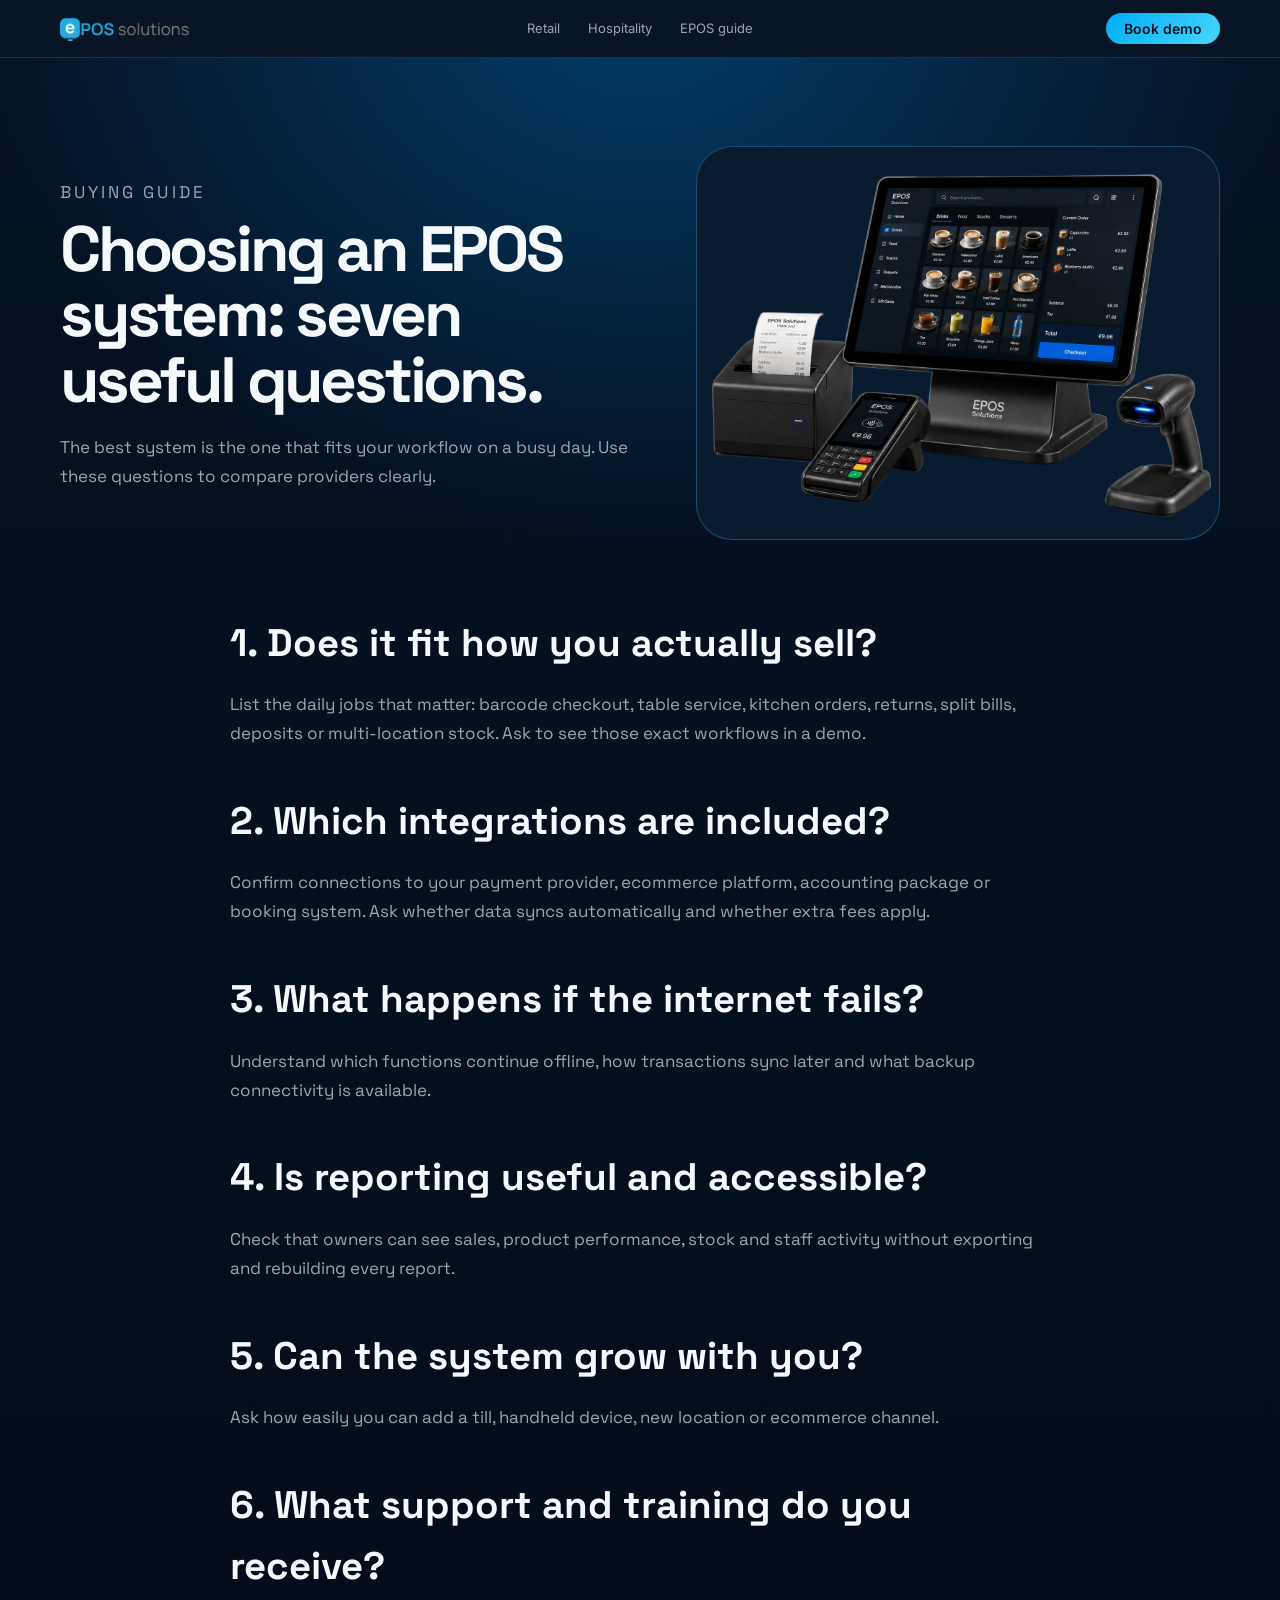
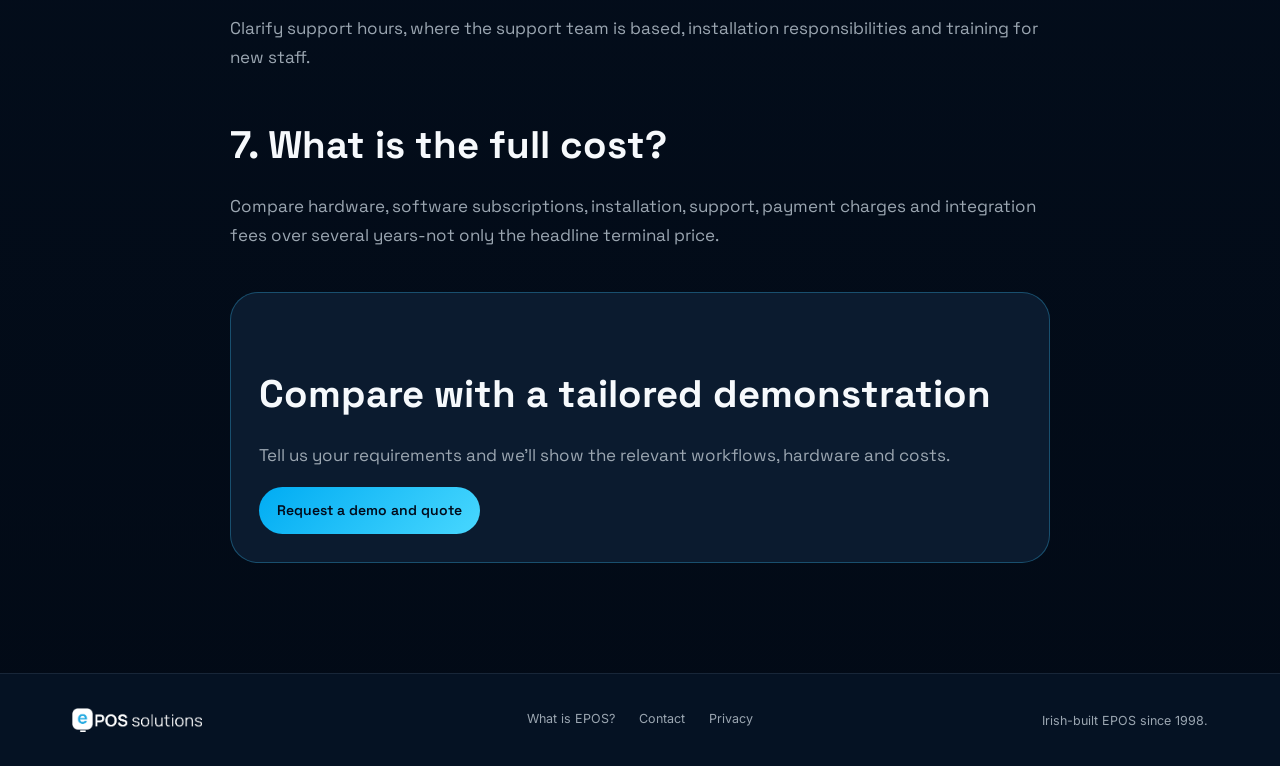
<file: choosing-an-epos-system/index.html>
<!doctype html><html lang="en"><head><meta charset="utf-8"><meta name="viewport" content="width=device-width,initial-scale=1"><title>Choosing an EPOS System: 7 Questions to Ask</title><meta name="description" content="Choosing an EPOS system for an Irish business? Compare workflows, integrations, payments, support, reporting, reliability and total cost."><link rel="canonical" href="https://www.epossolutions.ie/choosing-an-epos-system/"><meta property="og:type" content="article"><meta property="og:title" content="Choosing an EPOS System: 7 Questions to Ask"><meta property="og:image" content="https://www.epossolutions.ie/img/webp/hero-device.webp"><link rel="stylesheet" href="../styles.css?v=20260806-2"><link rel="icon" href="../img/favicon.svg"><script src="../gtm.js"></script></head><body><header class="site-header"><div class="container nav-shell"><a class="brand" href="../"><img src="../img/webp/logo.webp" alt="EPOS Solutions" width="159" height="40"></a><nav class="desktop-nav"><a class="nav-link" href="../epos-retail-solutions/">Retail</a><a class="nav-link" href="../hospitality-epos-solutions-utm-gads/">Hospitality</a><a class="nav-link" href="../what-are-epos-systems/">EPOS guide</a></nav><a class="btn btn-primary nav-cta" href="../contact-us/">Book demo</a></div></header><main class="seo-page"><section class="container seo-hero"><div><p class="kicker">Buying guide</p><h1>Choosing an EPOS system: seven useful questions.</h1><p>The best system is the one that fits your workflow on a busy day. Use these questions to compare providers clearly.</p></div><img class="seo-hero-image" src="../img/webp/hero-device.webp" width="1448" height="1086" alt="Complete EPOS terminal, card reader and barcode scanner"></section><article class="seo-copy"><h2>1. Does it fit how you actually sell?</h2><p>List the daily jobs that matter: barcode checkout, table service, kitchen orders, returns, split bills, deposits or multi-location stock. Ask to see those exact workflows in a demo.</p><h2>2. Which integrations are included?</h2><p>Confirm connections to your payment provider, ecommerce platform, accounting package or booking system. Ask whether data syncs automatically and whether extra fees apply.</p><h2>3. What happens if the internet fails?</h2><p>Understand which functions continue offline, how transactions sync later and what backup connectivity is available.</p><h2>4. Is reporting useful and accessible?</h2><p>Check that owners can see sales, product performance, stock and staff activity without exporting and rebuilding every report.</p><h2>5. Can the system grow with you?</h2><p>Ask how easily you can add a till, handheld device, new location or ecommerce channel.</p><h2>6. What support and training do you receive?</h2><p>Clarify support hours, where the support team is based, installation responsibilities and training for new staff.</p><h2>7. What is the full cost?</h2><p>Compare hardware, software subscriptions, installation, support, payment charges and integration fees over several years-not only the headline terminal price.</p><div class="seo-cta"><h2>Compare with a tailored demonstration</h2><p>Tell us your requirements and we’ll show the relevant workflows, hardware and costs.</p><a class="btn btn-primary" href="../contact-us/">Request a demo and quote</a></div></article></main><footer class="site-footer"><div class="container footer-grid"><a href="../"><img src="../img/footer-logo.png" alt="EPOS Solutions" width="130" height="24"></a><nav class="footer-links"><a href="../what-are-epos-systems/">What is EPOS?</a><a href="../contact-us/">Contact</a><a href="../privacy.html">Privacy</a></nav><p class="footer-tagline">Irish-built EPOS since 1998.</p></div></footer><script src="../app.js"></script></body></html>
</file>
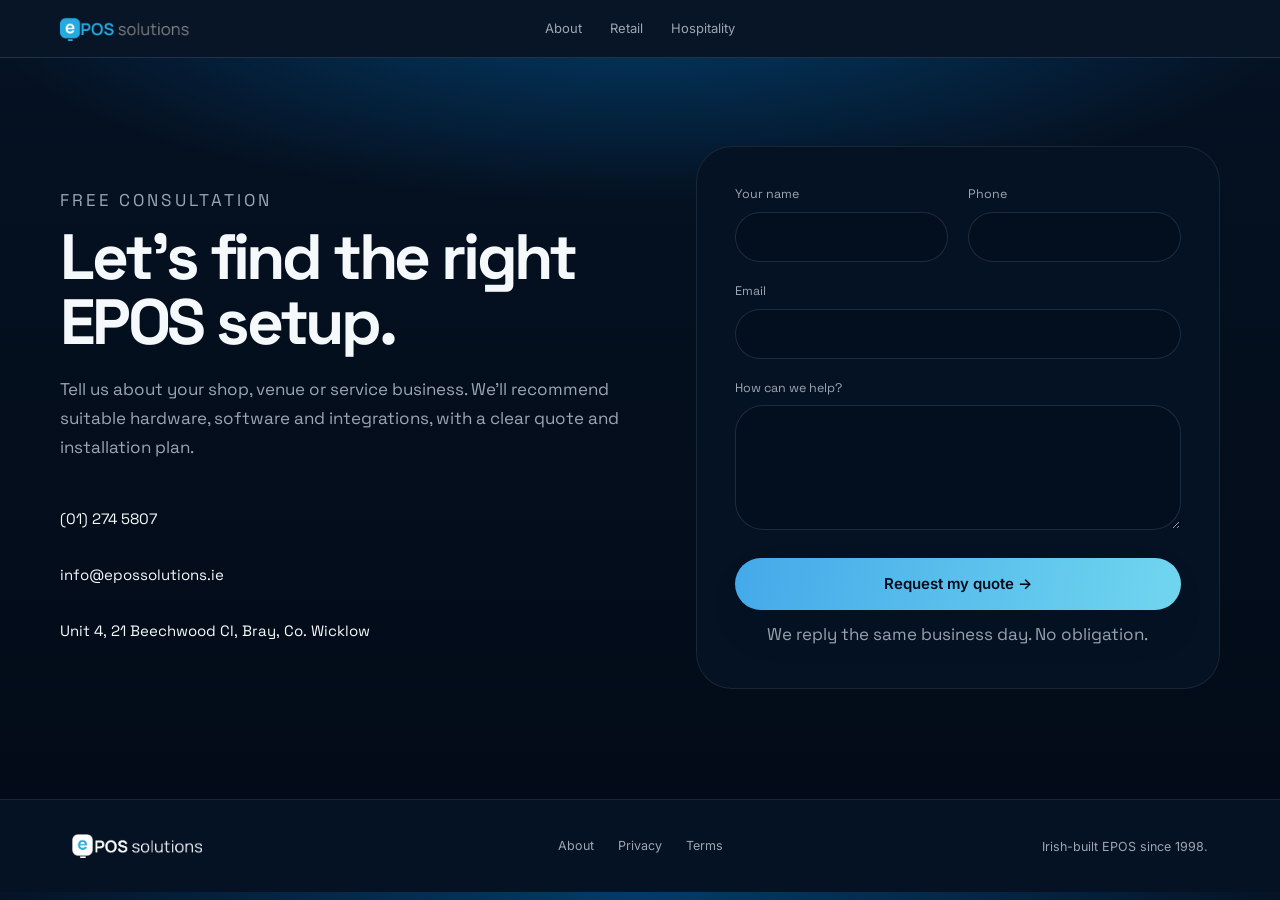
<file: contact-us/index.html>
<!doctype html><html lang="en"><head><meta charset="utf-8"><meta name="viewport" content="width=device-width,initial-scale=1"><title>Contact EPOS Solutions Ireland | Book a Free Demo</title><meta name="description" content="Book an EPOS demo or request a tailored quote. Speak with our Irish team about retail, hospitality or service EPOS systems."><link rel="canonical" href="https://www.epossolutions.ie/contact-us/"><meta property="og:title" content="Contact EPOS Solutions Ireland"><meta property="og:description" content="Request a free EPOS consultation, demo or quote."><meta property="og:url" content="https://www.epossolutions.ie/contact-us/"><link rel="stylesheet" href="../styles.css?v=20260806"><link rel="icon" href="../img/favicon.svg"><script src="../gtm.js"></script></head><body><header class="site-header"><div class="container nav-shell"><a class="brand" href="../"><img src="../img/webp/logo.webp" alt="EPOS Solutions" width="159" height="40"></a><nav class="desktop-nav"><a class="nav-link" href="../about-us/">About</a><a class="nav-link" href="../epos-retail-solutions/">Retail</a><a class="nav-link" href="../hospitality-epos-solutions-utm-gads/">Hospitality</a></nav></div></header><main class="seo-page"><section class="container seo-hero"><div><p class="kicker">Free consultation</p><h1>Let’s find the right EPOS setup.</h1><p>Tell us about your shop, venue or service business. We’ll recommend suitable hardware, software and integrations, with a clear quote and installation plan.</p><ul class="contact-list"><li><a href="tel:+35312745807">(01) 274 5807</a></li><li><a href="mailto:info@epossolutions.ie">info@epossolutions.ie</a></li><li>Unit 4, 21 Beechwood Cl, Bray, Co. Wicklow</li></ul></div><form name="submit-to-google-sheet" class="lead-form" novalidate><div class="form-row"><div><label for="name">Your name</label><input id="name" name="name" required></div><div><label for="phone">Phone</label><input type="tel" id="phone" name="phone" required></div></div><label for="email">Email</label><input type="email" id="email" name="email" required><label for="message">How can we help?</label><textarea id="message" name="message" rows="5" required></textarea><input type="hidden" name="gclid" id="gclid"><button class="btn btn-primary btn-submit" type="submit"><span>Request my quote →</span><span class="spinner" id="spinner"></span></button><p class="form-note">We reply the same business day. No obligation.</p></form></section></main><footer class="site-footer"><div class="container footer-grid"><a href="../"><img src="../img/footer-logo.png" alt="EPOS Solutions" width="130" height="24"></a><nav class="footer-links"><a href="../about-us/">About</a><a href="../privacy.html">Privacy</a><a href="../terms.html">Terms</a></nav><p class="footer-tagline">Irish-built EPOS since 1998.</p></div></footer><script src="../app.js"></script></body></html>
</file>
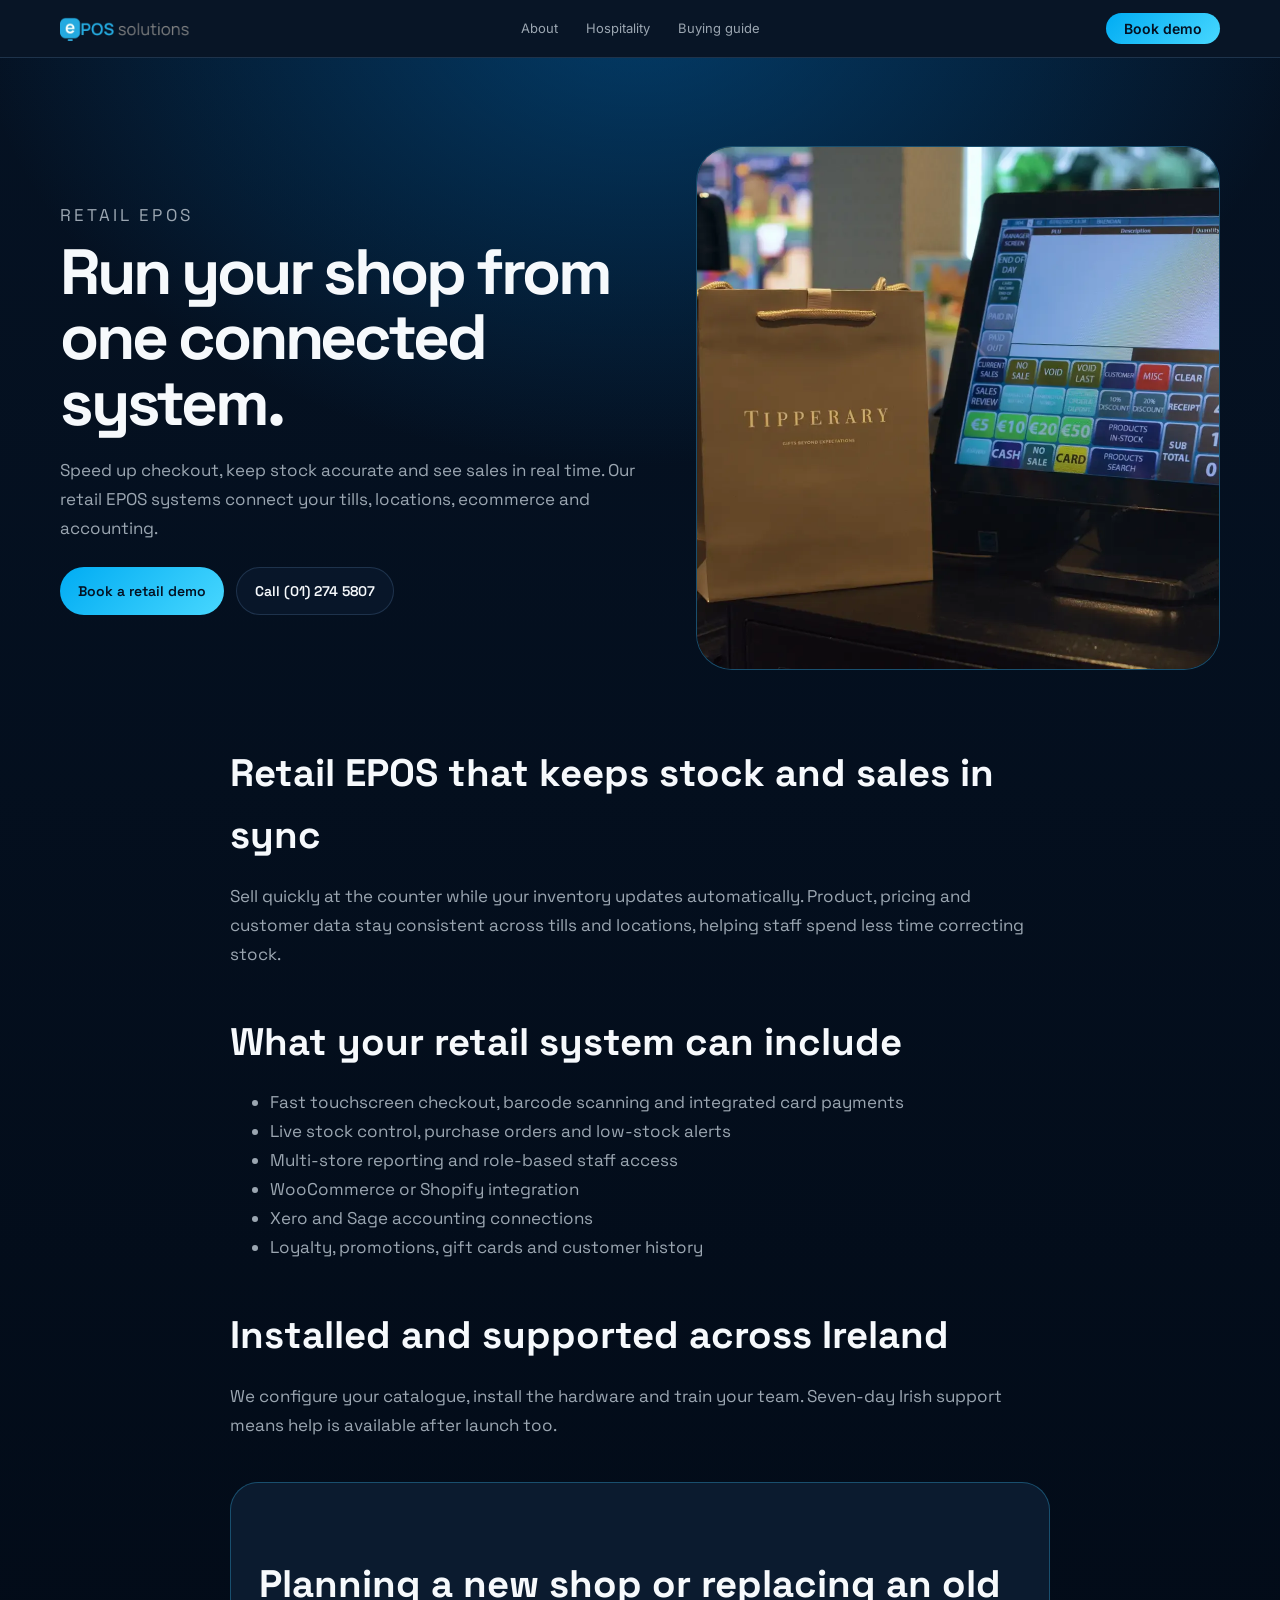
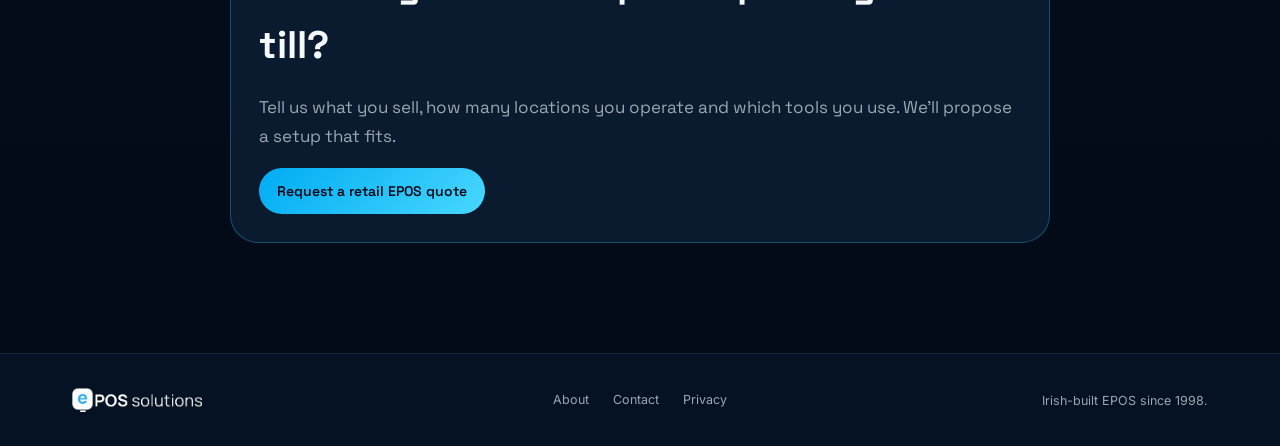
<file: epos-retail-solutions/index.html>
<!doctype html><html lang="en"><head><meta charset="utf-8"><meta name="viewport" content="width=device-width,initial-scale=1"><title>Retail EPOS Systems Ireland | Stock, Sales & Payments</title><meta name="description" content="Retail EPOS systems for Irish shops: fast checkout, live stock, multi-store reporting, ecommerce sync and integrated payments with local support."><link rel="canonical" href="https://www.epossolutions.ie/epos-retail-solutions/"><meta property="og:title" content="Retail EPOS Systems Ireland"><meta property="og:description" content="Connected retail EPOS for stock, checkout, reporting and ecommerce."><meta property="og:image" content="https://www.epossolutions.ie/img/webp/industry-retail.webp"><meta property="og:url" content="https://www.epossolutions.ie/epos-retail-solutions/"><link rel="stylesheet" href="../styles.css?v=20260806"><link rel="icon" href="../img/favicon.svg"><script src="../gtm.js"></script></head><body><header class="site-header"><div class="container nav-shell"><a class="brand" href="../"><img src="../img/webp/logo.webp" alt="EPOS Solutions" width="159" height="40"></a><nav class="desktop-nav"><a class="nav-link" href="../about-us/">About</a><a class="nav-link" href="../hospitality-epos-solutions-utm-gads/">Hospitality</a><a class="nav-link" href="../choosing-an-epos-system/">Buying guide</a></nav><a class="btn btn-primary nav-cta" href="../contact-us/">Book demo</a></div></header><main class="seo-page"><section class="container seo-hero"><div><p class="kicker">Retail EPOS</p><h1>Run your shop from one connected system.</h1><p>Speed up checkout, keep stock accurate and see sales in real time. Our retail EPOS systems connect your tills, locations, ecommerce and accounting.</p><div class="seo-actions"><a class="btn btn-primary" href="../contact-us/">Book a retail demo</a><a class="btn btn-muted" href="tel:+35312745807">Call (01) 274 5807</a></div></div><img class="seo-hero-image" src="../img/webp/industry-retail.webp" width="1024" height="1024" alt="Modern touchscreen retail EPOS system in an Irish shop"></section><article class="seo-copy"><h2>Retail EPOS that keeps stock and sales in sync</h2><p>Sell quickly at the counter while your inventory updates automatically. Product, pricing and customer data stay consistent across tills and locations, helping staff spend less time correcting stock.</p><h2>What your retail system can include</h2><ul><li>Fast touchscreen checkout, barcode scanning and integrated card payments</li><li>Live stock control, purchase orders and low-stock alerts</li><li>Multi-store reporting and role-based staff access</li><li>WooCommerce or Shopify integration</li><li>Xero and Sage accounting connections</li><li>Loyalty, promotions, gift cards and customer history</li></ul><h2>Installed and supported across Ireland</h2><p>We configure your catalogue, install the hardware and train your team. Seven-day Irish support means help is available after launch too.</p><div class="seo-cta"><h2>Planning a new shop or replacing an old till?</h2><p>Tell us what you sell, how many locations you operate and which tools you use. We’ll propose a setup that fits.</p><a class="btn btn-primary" href="../contact-us/">Request a retail EPOS quote</a></div></article></main><footer class="site-footer"><div class="container footer-grid"><a href="../"><img src="../img/footer-logo.png" alt="EPOS Solutions" width="130" height="24"></a><nav class="footer-links"><a href="../about-us/">About</a><a href="../contact-us/">Contact</a><a href="../privacy.html">Privacy</a></nav><p class="footer-tagline">Irish-built EPOS since 1998.</p></div></footer><script src="../app.js"></script></body></html>
</file>
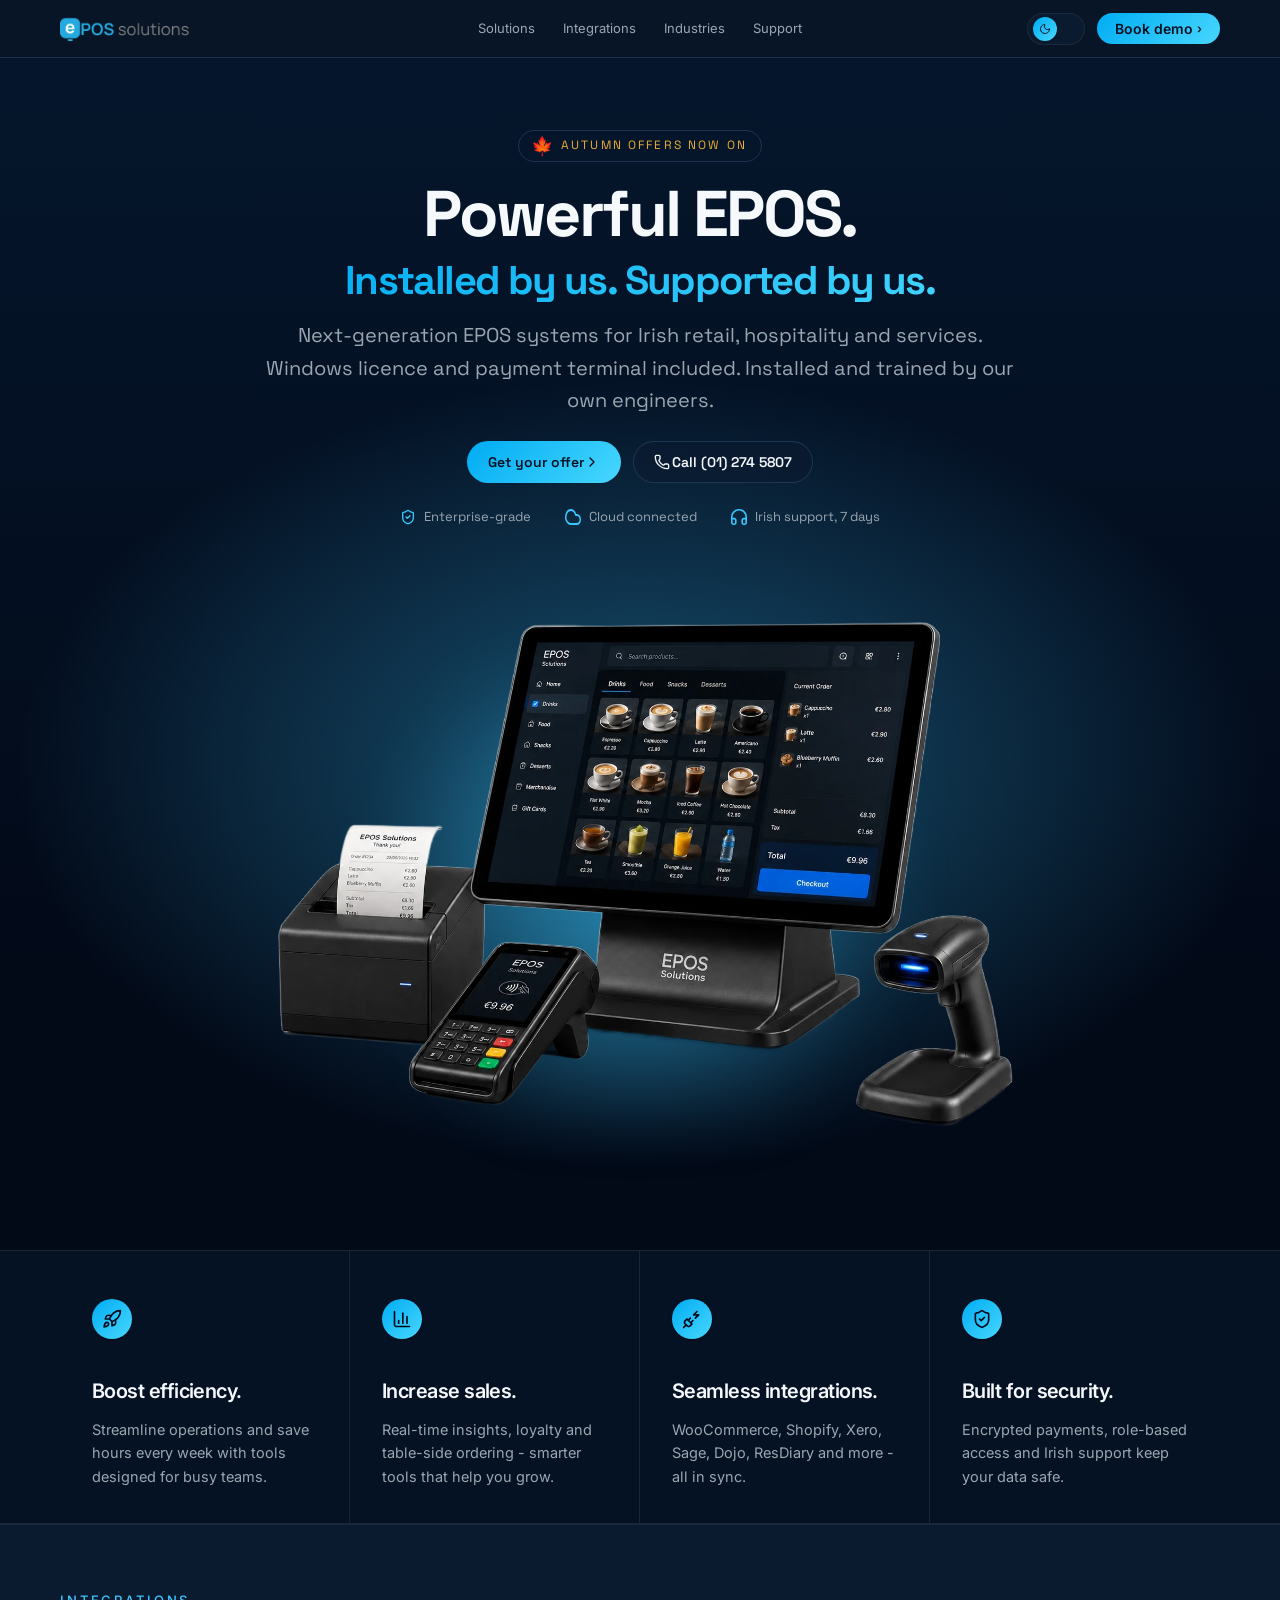
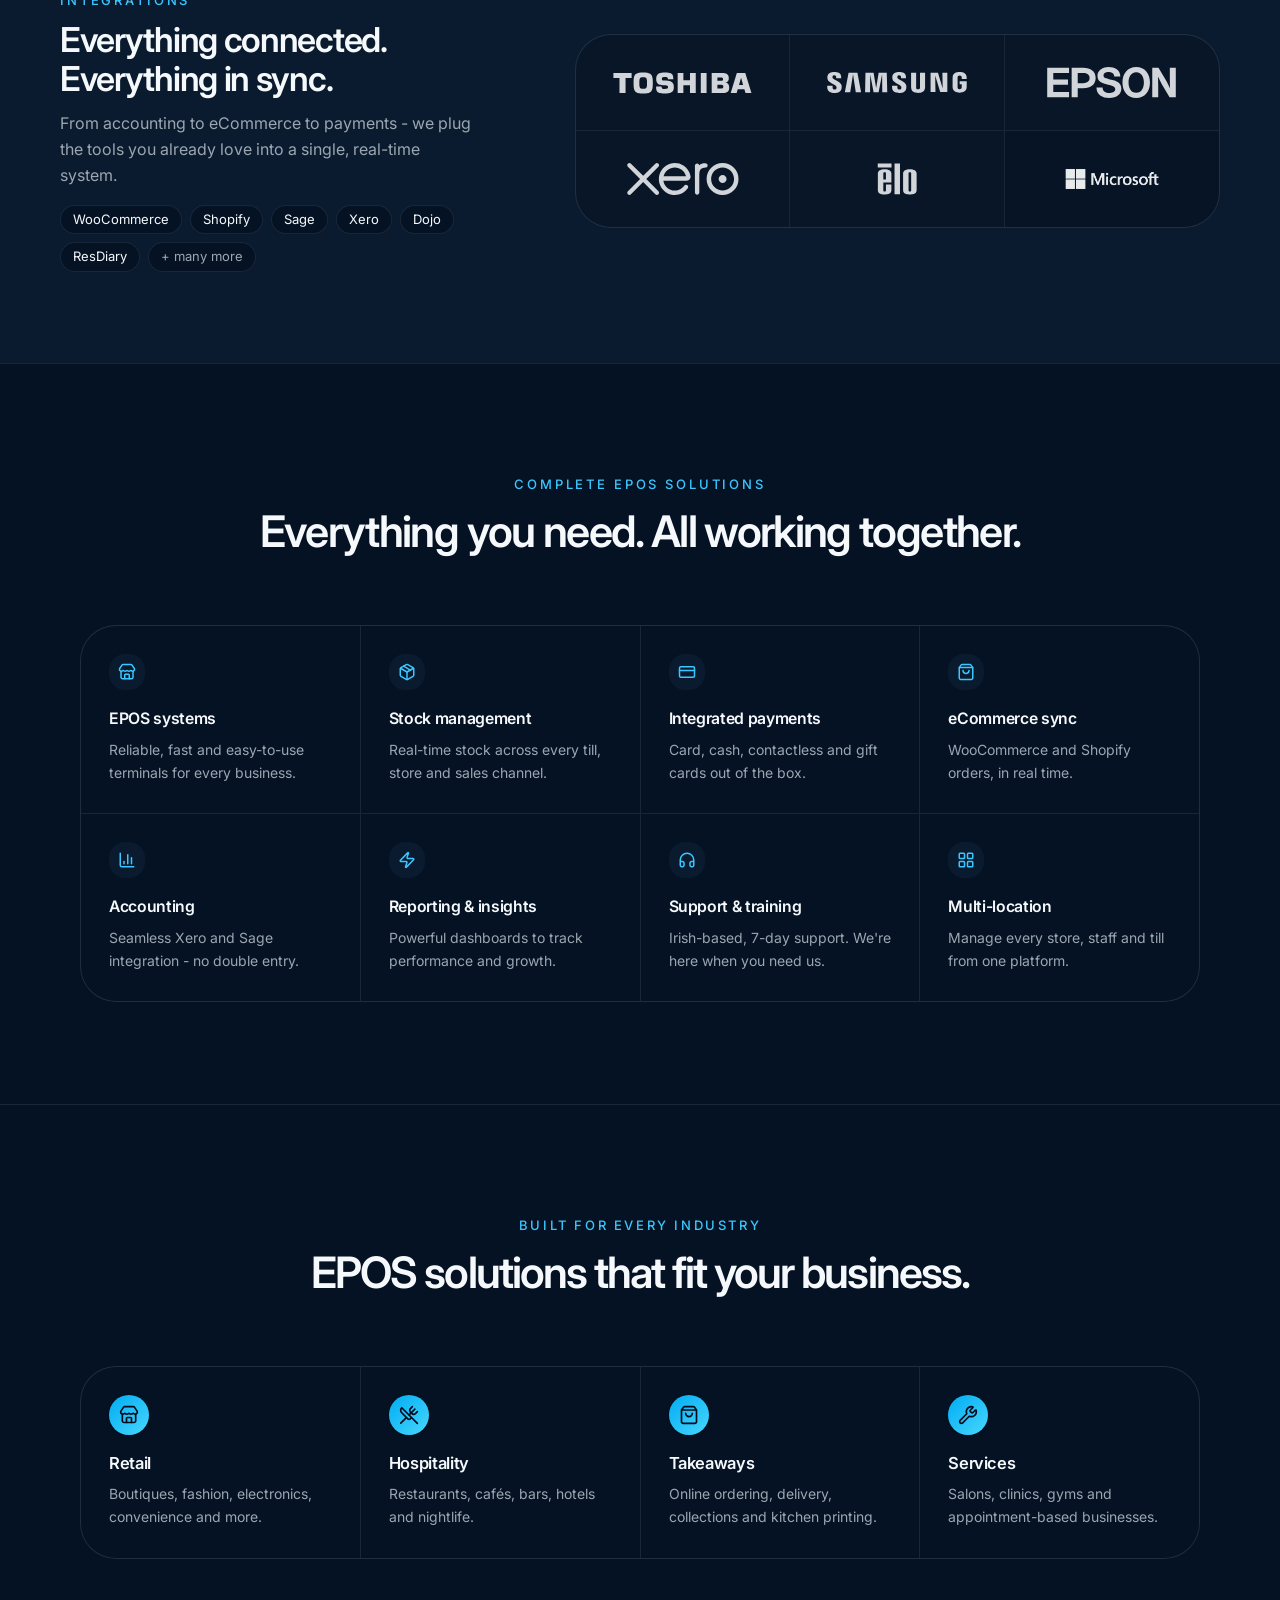
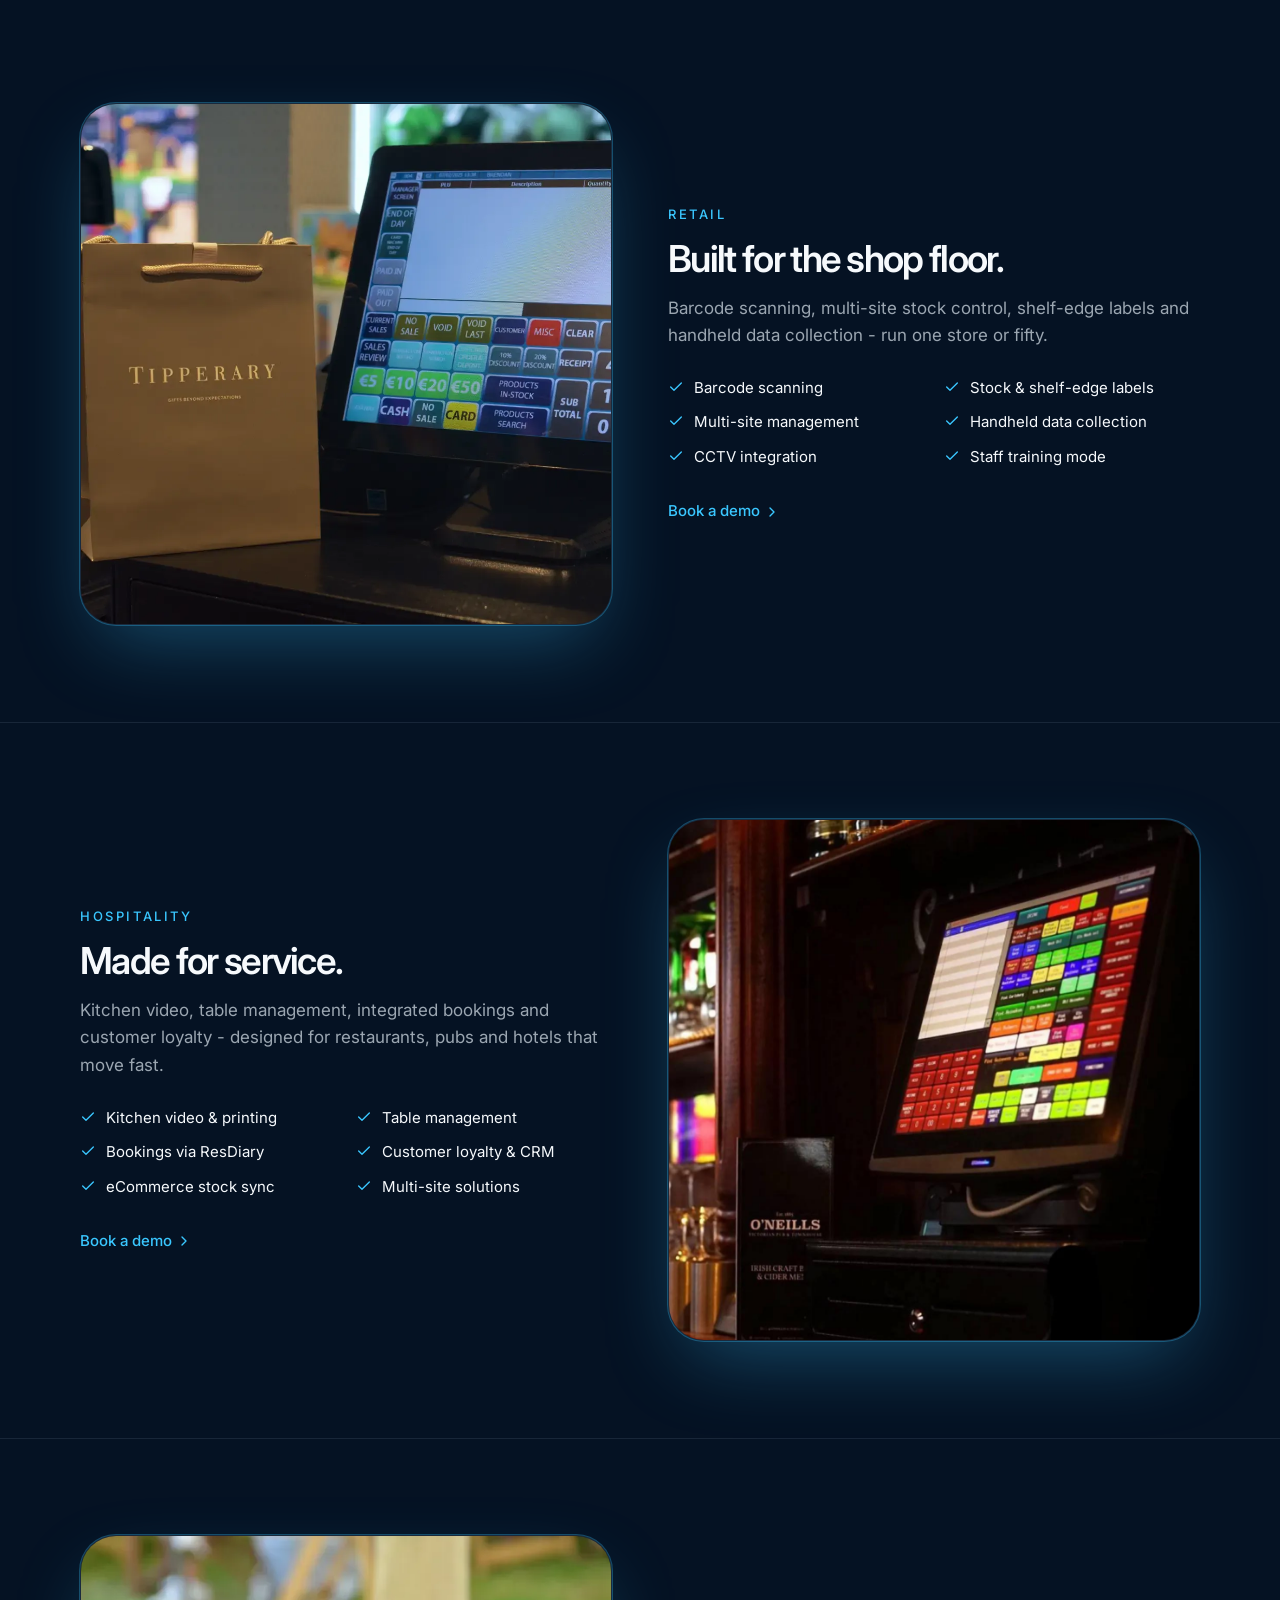
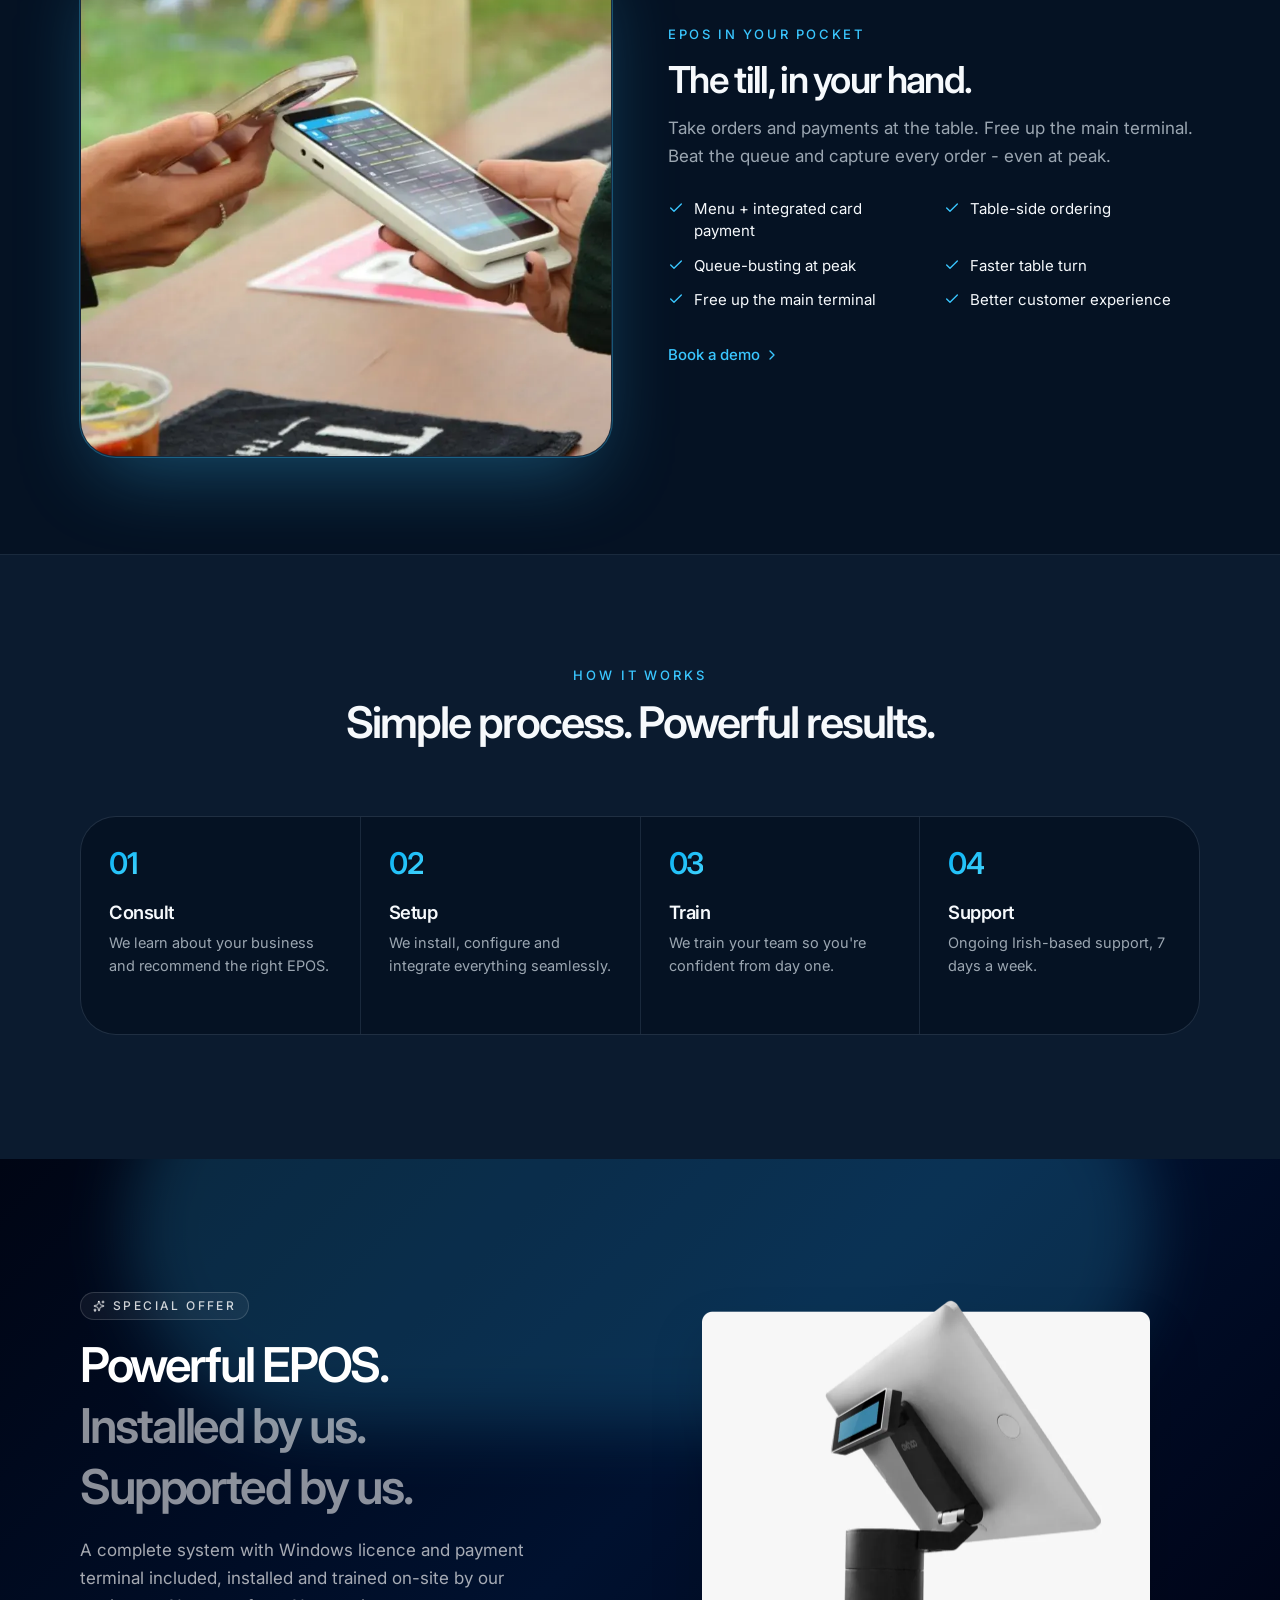
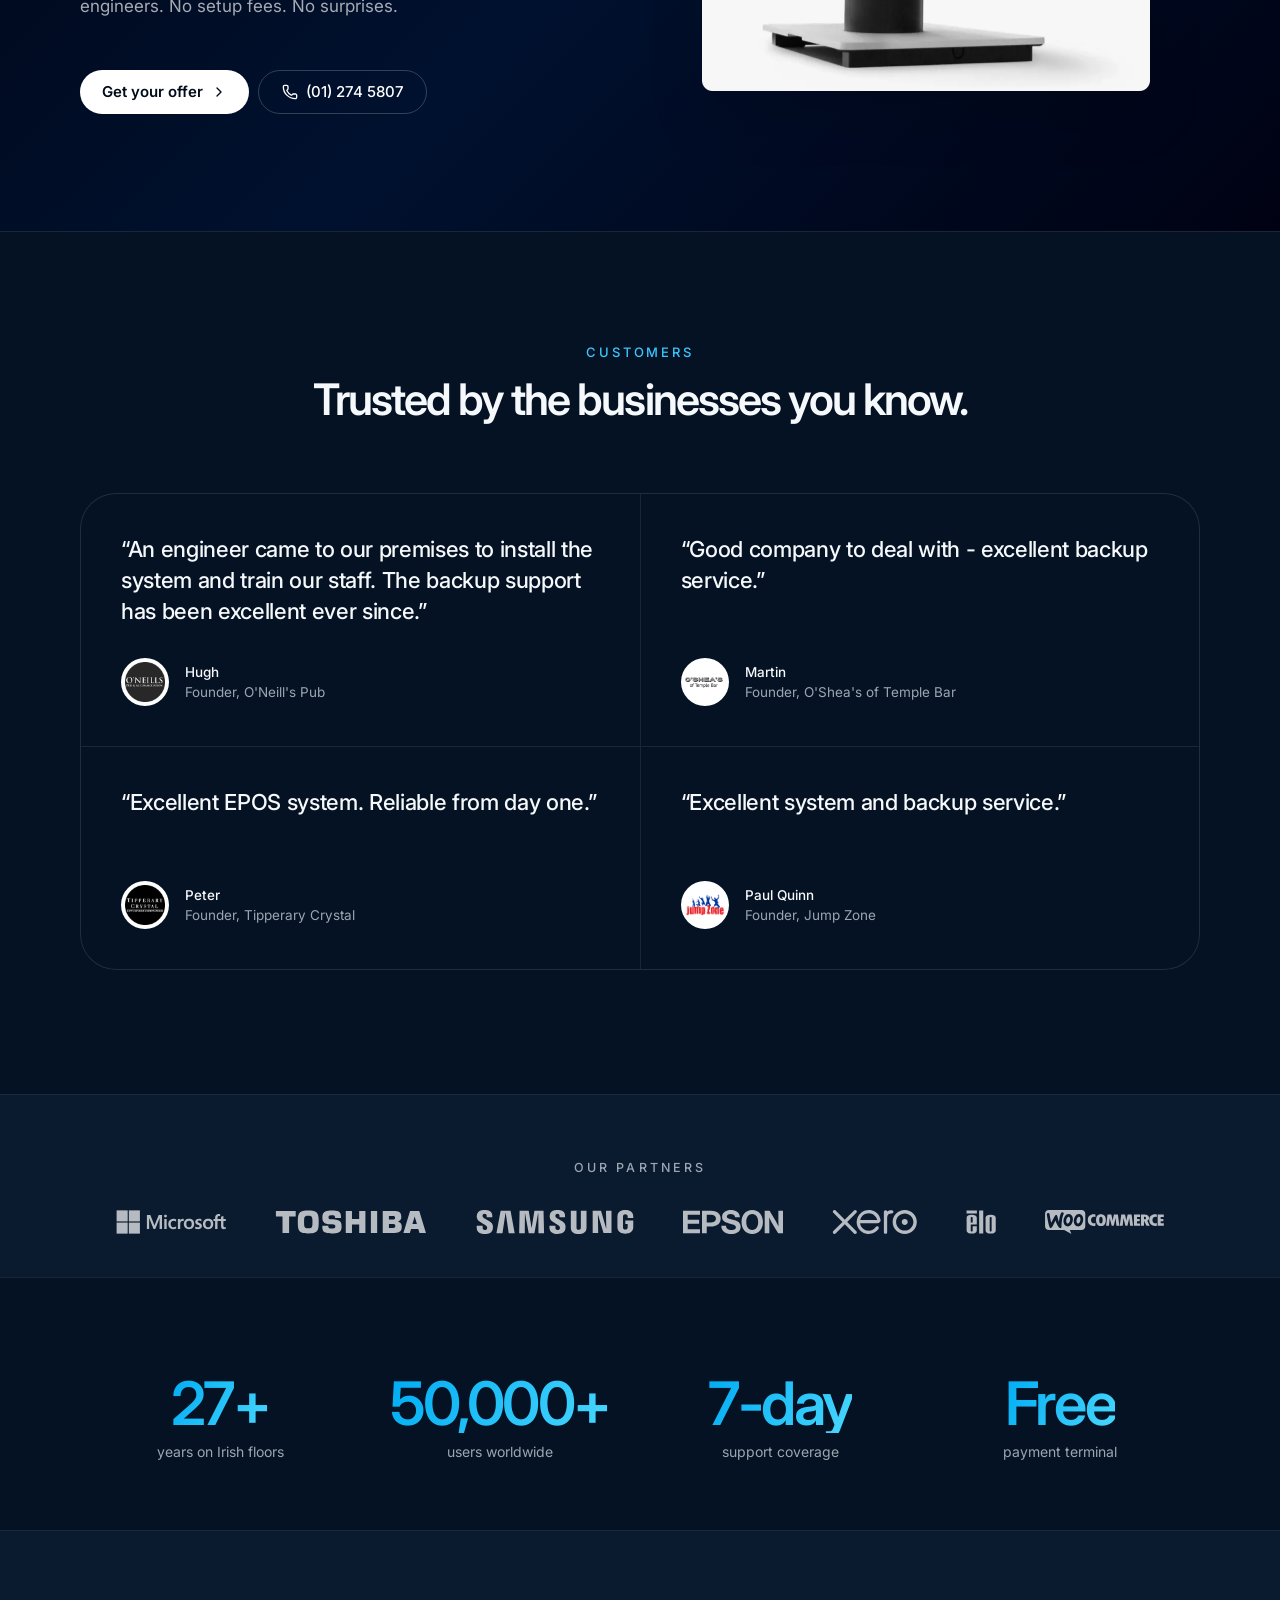
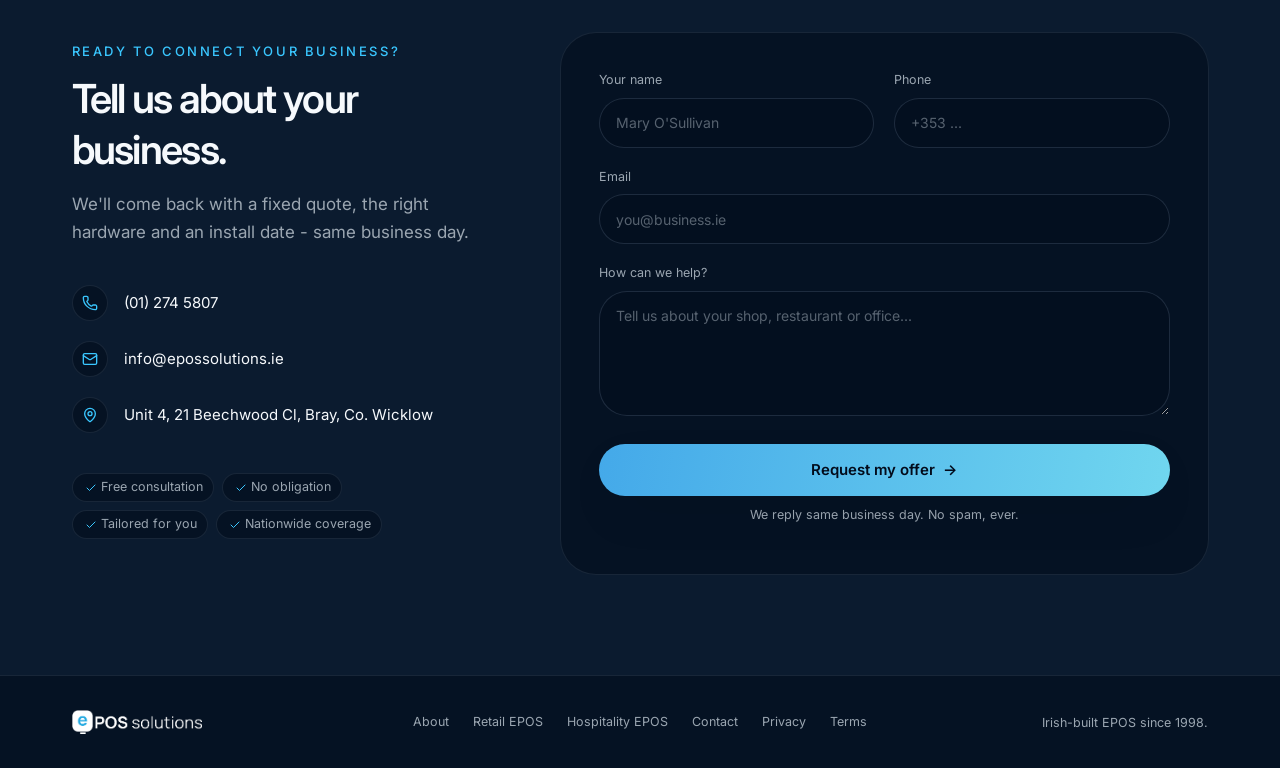
<file: home-page-2019/index.html>
<!doctype html><html lang="en"><head><meta charset="utf-8"><meta name="robots" content="noindex"><link rel="canonical" href="https://www.epossolutions.ie/"><meta http-equiv="refresh" content="0;url=/"><title>EPOS Solutions Ireland</title><script>location.replace('/'+location.search+location.hash)</script></head><body><p>This page has moved to <a href="/">EPOS Solutions Ireland</a>.</p></body></html>
</file>
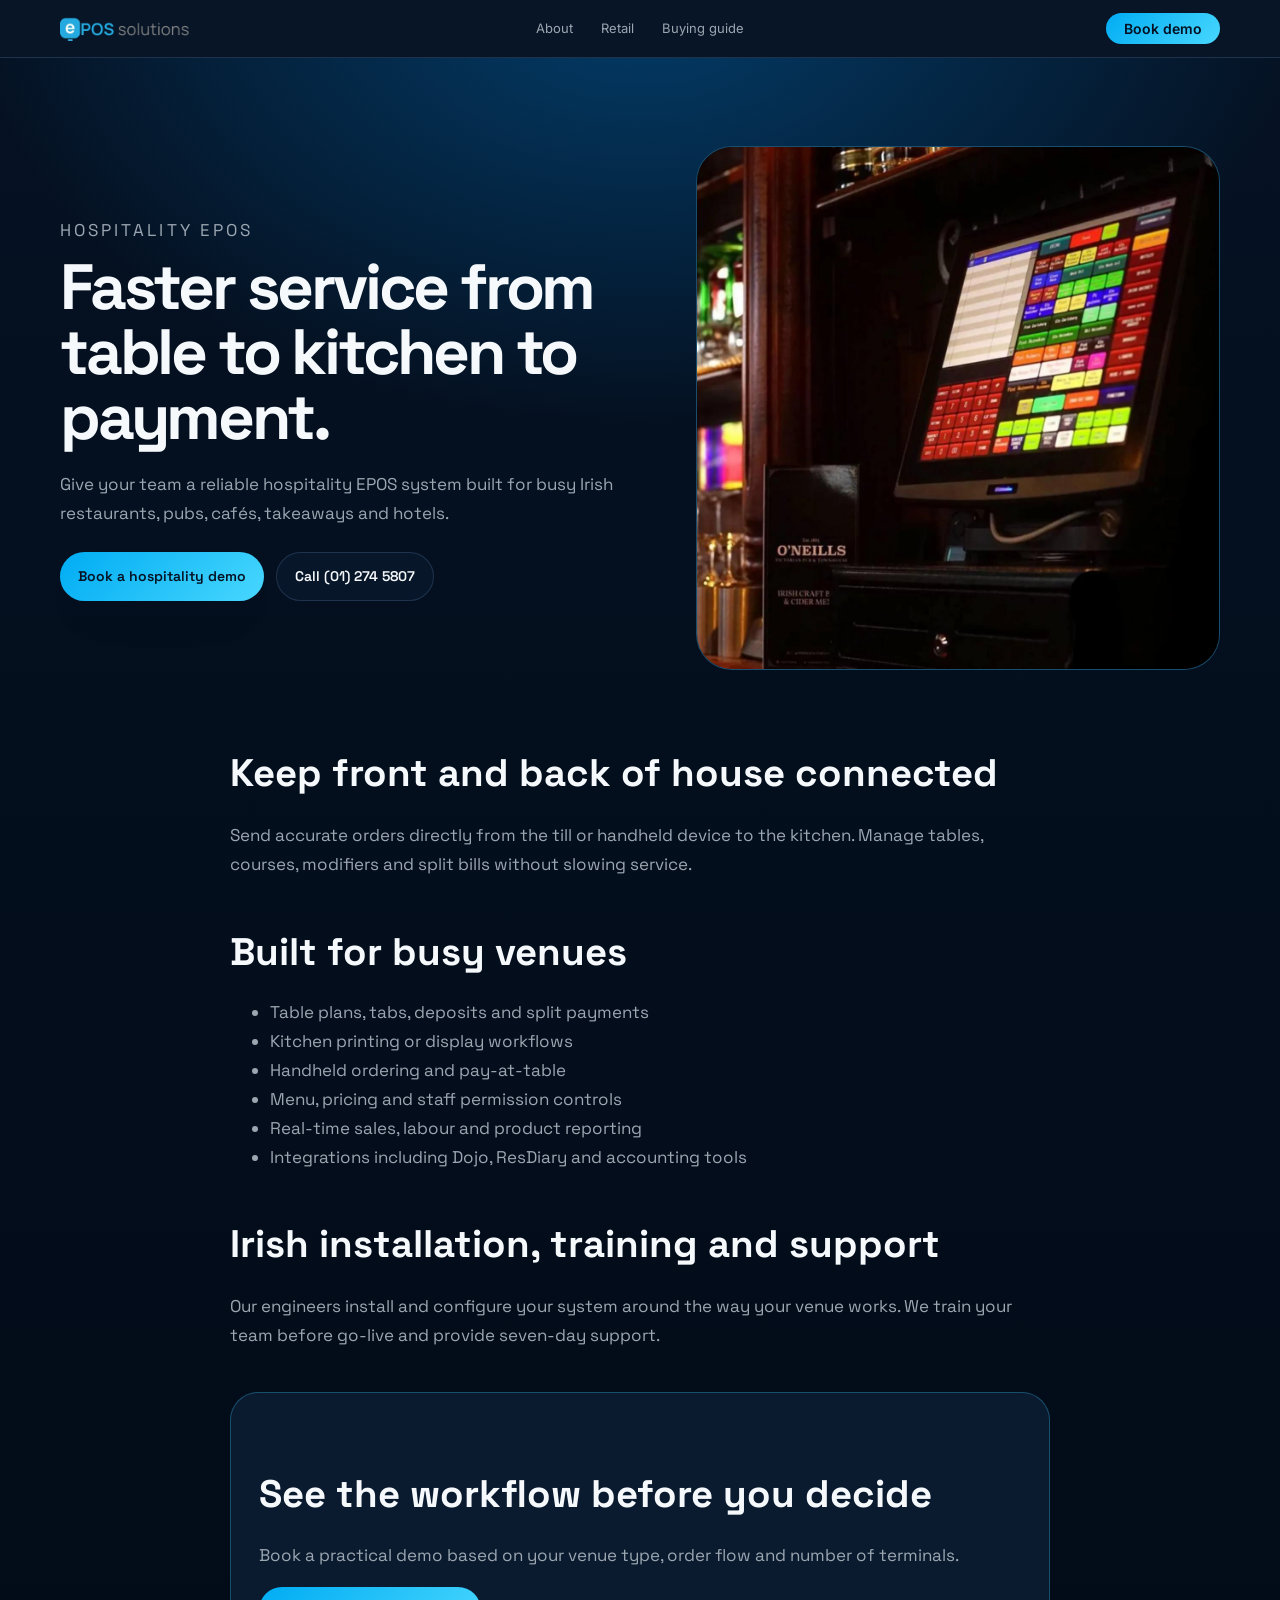
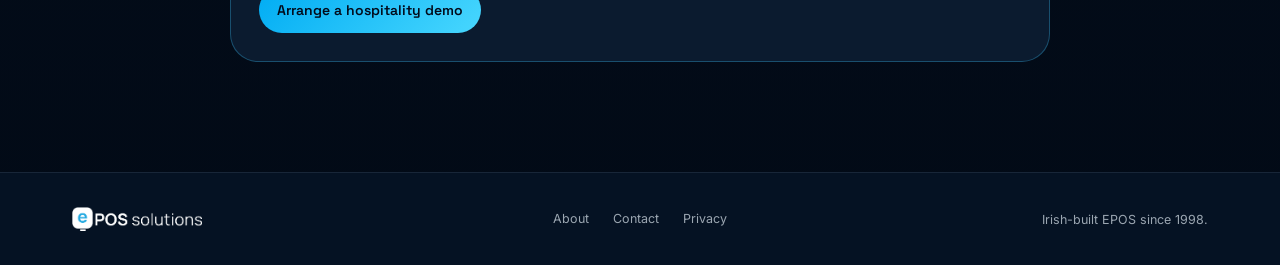
<file: hospitality-epos-solutions-utm-gads/index.html>
<!doctype html><html lang="en"><head><meta charset="utf-8"><meta name="viewport" content="width=device-width,initial-scale=1"><title>Hospitality EPOS Systems Ireland | Pubs, Cafés & Restaurants</title><meta name="description" content="Hospitality EPOS for Irish restaurants, pubs, cafés and hotels. Tables, kitchen orders, handheld payments, reporting and seven-day local support."><link rel="canonical" href="https://www.epossolutions.ie/hospitality-epos-solutions-utm-gads/"><meta property="og:title" content="Hospitality EPOS Systems Ireland"><meta property="og:description" content="Faster service from table to kitchen to payment."><meta property="og:image" content="https://www.epossolutions.ie/img/industry-hospitality.jpg"><meta property="og:url" content="https://www.epossolutions.ie/hospitality-epos-solutions-utm-gads/"><link rel="stylesheet" href="../styles.css?v=20260806"><link rel="icon" href="../img/favicon.svg"><script src="../gtm.js"></script></head><body><header class="site-header"><div class="container nav-shell"><a class="brand" href="../"><img src="../img/webp/logo.webp" alt="EPOS Solutions" width="159" height="40"></a><nav class="desktop-nav"><a class="nav-link" href="../about-us/">About</a><a class="nav-link" href="../epos-retail-solutions/">Retail</a><a class="nav-link" href="../choosing-an-epos-system/">Buying guide</a></nav><a class="btn btn-primary nav-cta" href="../contact-us/">Book demo</a></div></header><main class="seo-page"><section class="container seo-hero"><div><p class="kicker">Hospitality EPOS</p><h1>Faster service from table to kitchen to payment.</h1><p>Give your team a reliable hospitality EPOS system built for busy Irish restaurants, pubs, cafés, takeaways and hotels.</p><div class="seo-actions"><a class="btn btn-primary" href="../contact-us/">Book a hospitality demo</a><a class="btn btn-muted" href="tel:+35312745807">Call (01) 274 5807</a></div></div><img class="seo-hero-image" src="../img/industry-hospitality.jpg" width="1224" height="1224" alt="Hospitality team using an EPOS system in a restaurant"></section><article class="seo-copy"><h2>Keep front and back of house connected</h2><p>Send accurate orders directly from the till or handheld device to the kitchen. Manage tables, courses, modifiers and split bills without slowing service.</p><h2>Built for busy venues</h2><ul><li>Table plans, tabs, deposits and split payments</li><li>Kitchen printing or display workflows</li><li>Handheld ordering and pay-at-table</li><li>Menu, pricing and staff permission controls</li><li>Real-time sales, labour and product reporting</li><li>Integrations including Dojo, ResDiary and accounting tools</li></ul><h2>Irish installation, training and support</h2><p>Our engineers install and configure your system around the way your venue works. We train your team before go-live and provide seven-day support.</p><div class="seo-cta"><h2>See the workflow before you decide</h2><p>Book a practical demo based on your venue type, order flow and number of terminals.</p><a class="btn btn-primary" href="../contact-us/">Arrange a hospitality demo</a></div></article></main><footer class="site-footer"><div class="container footer-grid"><a href="../"><img src="../img/footer-logo.png" alt="EPOS Solutions" width="130" height="24"></a><nav class="footer-links"><a href="../about-us/">About</a><a href="../contact-us/">Contact</a><a href="../privacy.html">Privacy</a></nav><p class="footer-tagline">Irish-built EPOS since 1998.</p></div></footer><script src="../app.js"></script></body></html>
</file>
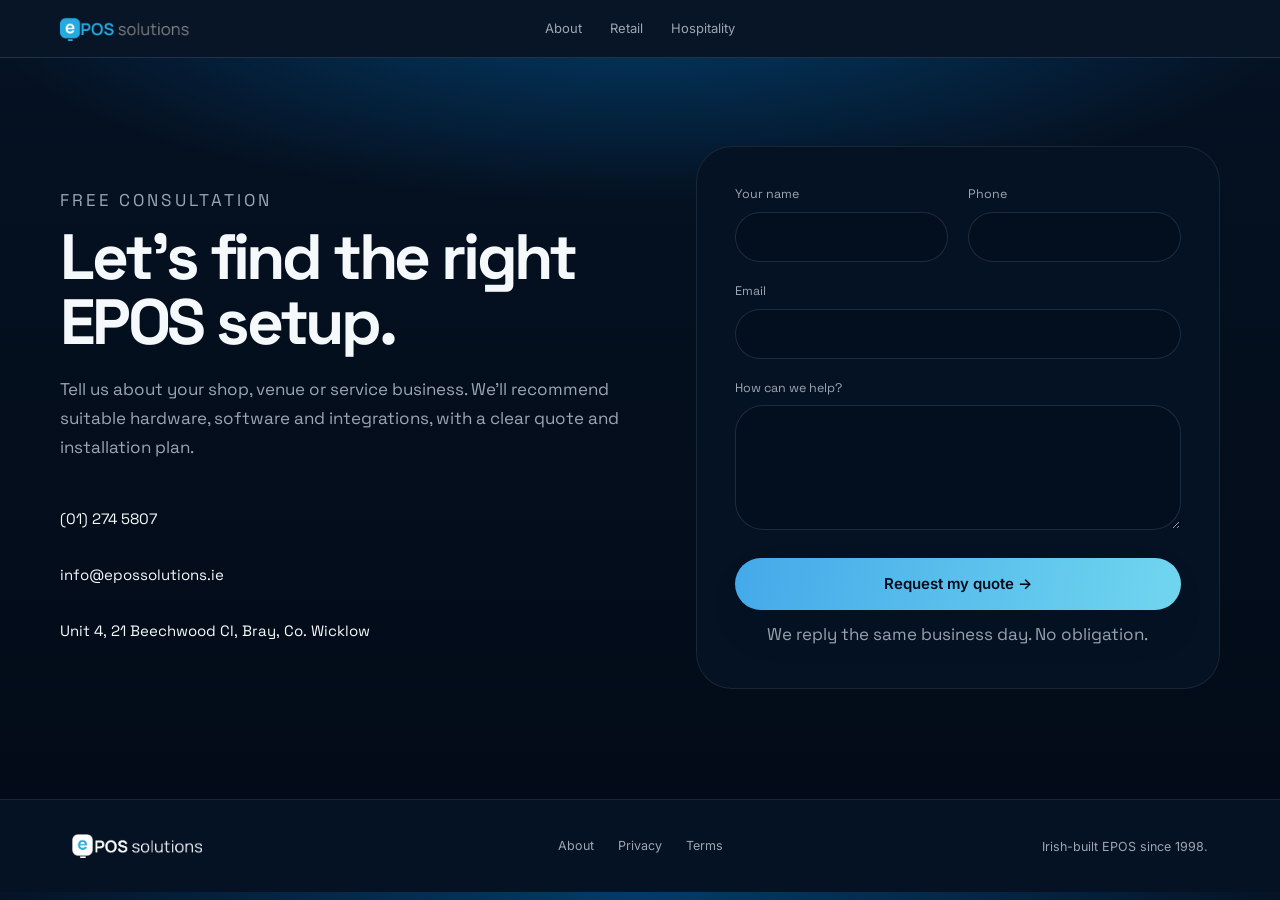
<file: request-a-quote/index.html>
<!doctype html><html lang="en"><head><meta charset="utf-8"><meta name="robots" content="noindex"><link rel="canonical" href="https://www.epossolutions.ie/contact-us/"><meta http-equiv="refresh" content="0;url=/contact-us/"><title>Request an EPOS Quote</title><script>location.replace('/contact-us/'+location.search+location.hash)</script></head><body><p>Request your quote on our <a href="/contact-us/">contact page</a>.</p></body></html>
</file>
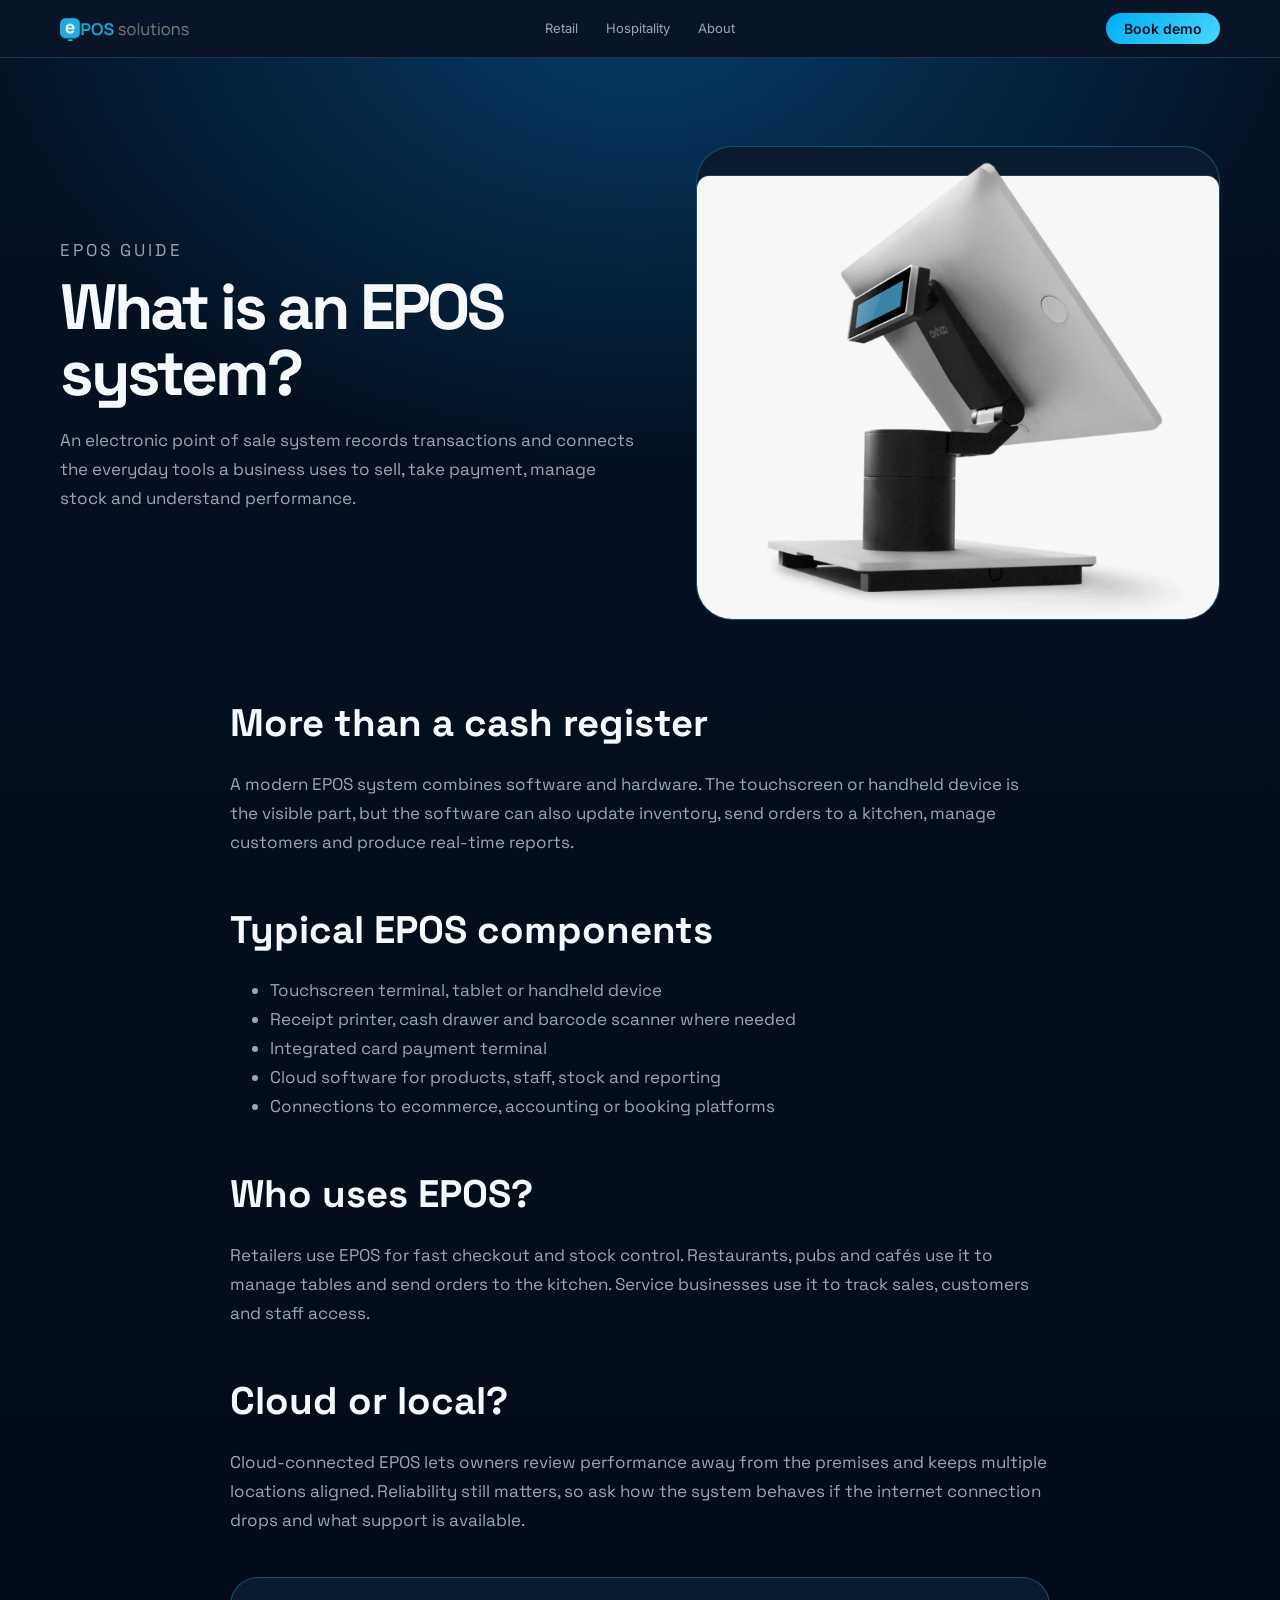
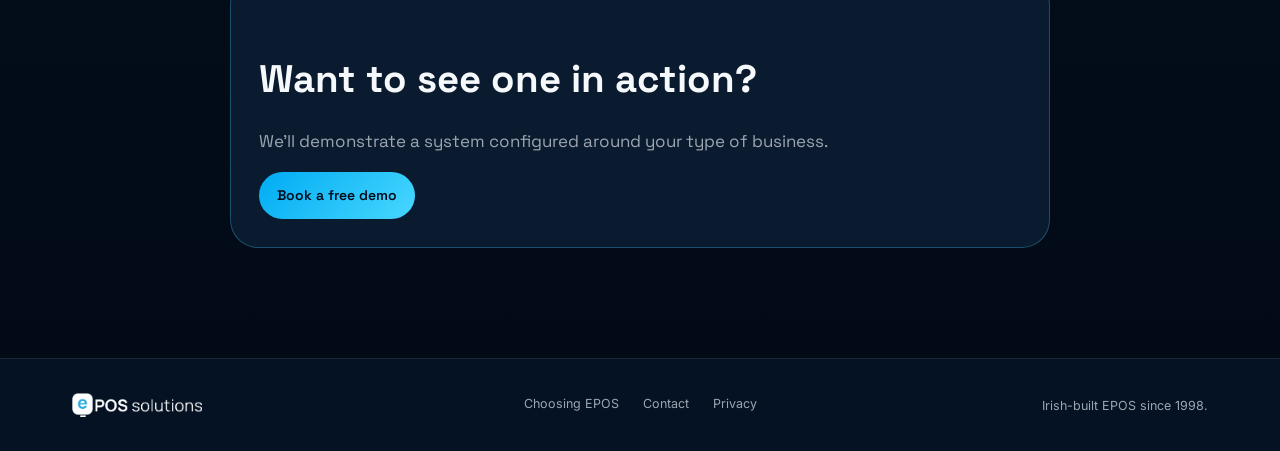
<file: what-are-epos-systems/index.html>
<!doctype html><html lang="en"><head><meta charset="utf-8"><meta name="viewport" content="width=device-width,initial-scale=1"><title>What Is an EPOS System? A Simple Guide for Irish Businesses</title><meta name="description" content="Learn what an EPOS system does, how it connects sales, stock, payments and reporting, and which Irish businesses benefit from one."><link rel="canonical" href="https://www.epossolutions.ie/what-are-epos-systems/"><meta property="og:type" content="article"><meta property="og:title" content="What Is an EPOS System?"><meta property="og:image" content="https://www.epossolutions.ie/img/webp/terminal-display.webp"><link rel="stylesheet" href="../styles.css?v=20260806"><link rel="icon" href="../img/favicon.svg"><script src="../gtm.js"></script></head><body><header class="site-header"><div class="container nav-shell"><a class="brand" href="../"><img src="../img/webp/logo.webp" alt="EPOS Solutions" width="159" height="40"></a><nav class="desktop-nav"><a class="nav-link" href="../epos-retail-solutions/">Retail</a><a class="nav-link" href="../hospitality-epos-solutions-utm-gads/">Hospitality</a><a class="nav-link" href="../about-us/">About</a></nav><a class="btn btn-primary nav-cta" href="../contact-us/">Book demo</a></div></header><main class="seo-page"><section class="container seo-hero"><div><p class="kicker">EPOS guide</p><h1>What is an EPOS system?</h1><p>An electronic point of sale system records transactions and connects the everyday tools a business uses to sell, take payment, manage stock and understand performance.</p></div><img class="seo-hero-image" src="../img/webp/terminal-display.webp" width="1024" height="1024" alt="Touchscreen EPOS terminal and customer display"></section><article class="seo-copy"><h2>More than a cash register</h2><p>A modern EPOS system combines software and hardware. The touchscreen or handheld device is the visible part, but the software can also update inventory, send orders to a kitchen, manage customers and produce real-time reports.</p><h2>Typical EPOS components</h2><ul><li>Touchscreen terminal, tablet or handheld device</li><li>Receipt printer, cash drawer and barcode scanner where needed</li><li>Integrated card payment terminal</li><li>Cloud software for products, staff, stock and reporting</li><li>Connections to ecommerce, accounting or booking platforms</li></ul><h2>Who uses EPOS?</h2><p>Retailers use EPOS for fast checkout and stock control. Restaurants, pubs and cafés use it to manage tables and send orders to the kitchen. Service businesses use it to track sales, customers and staff access.</p><h2>Cloud or local?</h2><p>Cloud-connected EPOS lets owners review performance away from the premises and keeps multiple locations aligned. Reliability still matters, so ask how the system behaves if the internet connection drops and what support is available.</p><div class="seo-cta"><h2>Want to see one in action?</h2><p>We’ll demonstrate a system configured around your type of business.</p><a class="btn btn-primary" href="../contact-us/">Book a free demo</a></div></article></main><footer class="site-footer"><div class="container footer-grid"><a href="../"><img src="../img/footer-logo.png" alt="EPOS Solutions" width="130" height="24"></a><nav class="footer-links"><a href="../choosing-an-epos-system/">Choosing EPOS</a><a href="../contact-us/">Contact</a><a href="../privacy.html">Privacy</a></nav><p class="footer-tagline">Irish-built EPOS since 1998.</p></div></footer><script src="../app.js"></script></body></html>
</file>
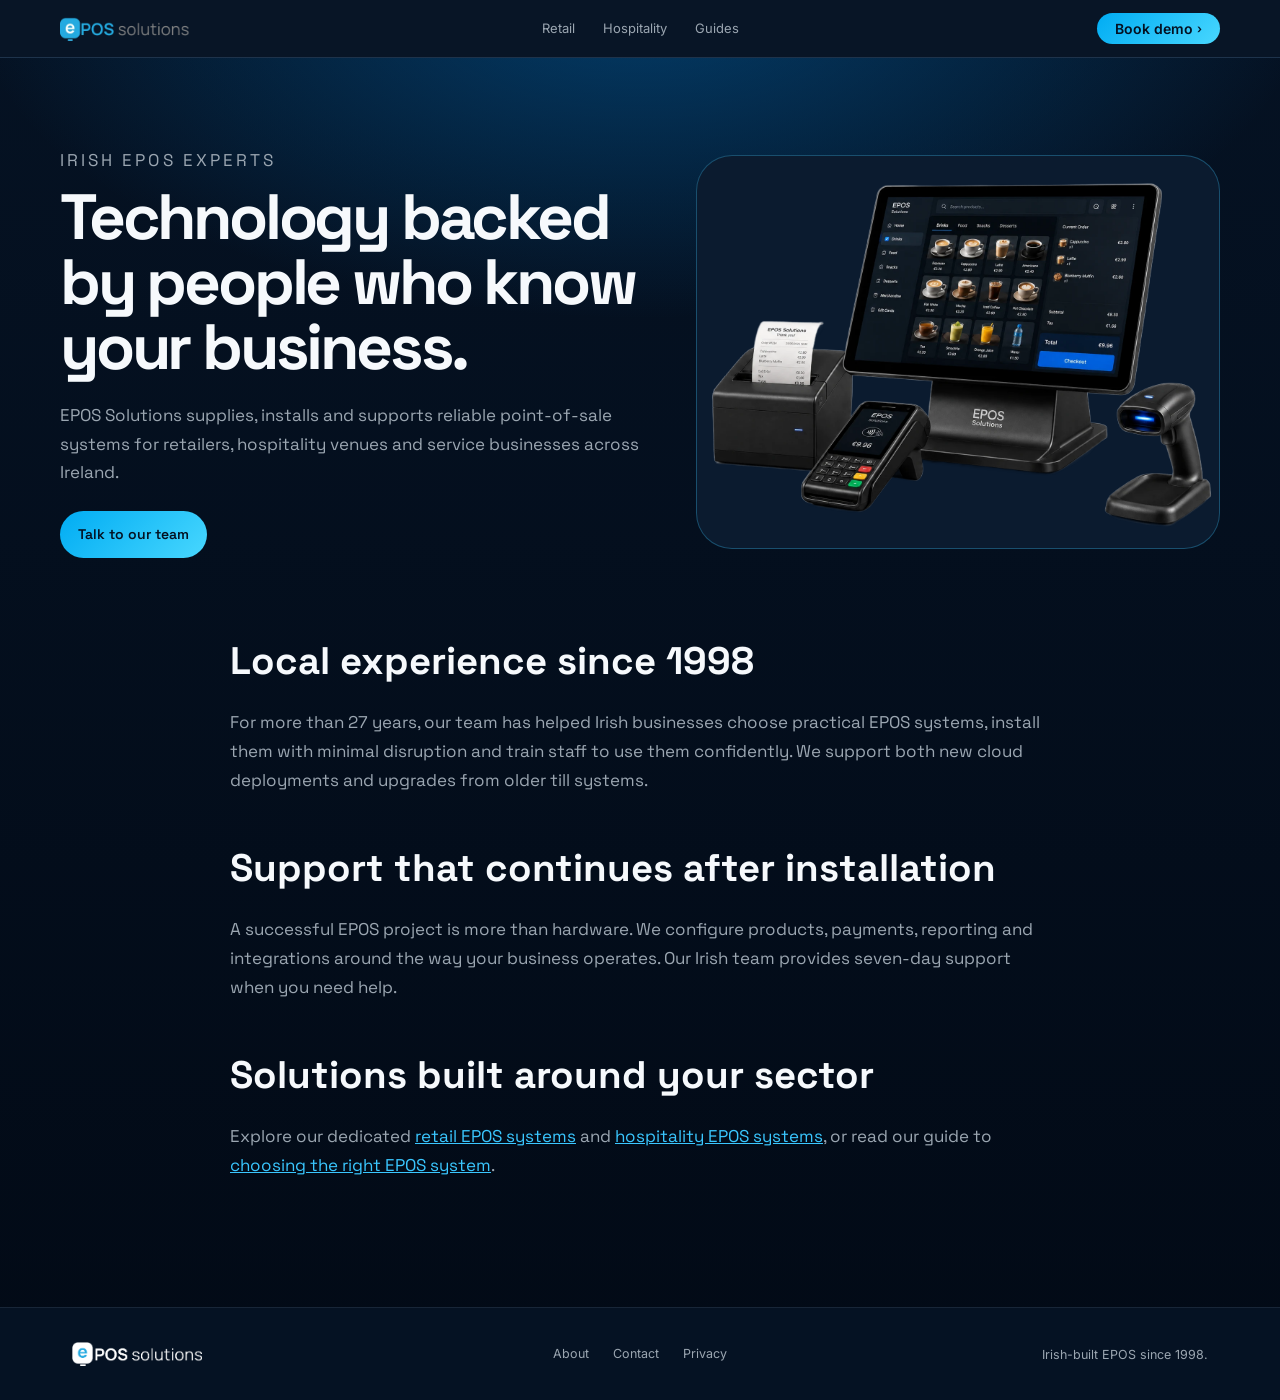
<file: about.html>
<!DOCTYPE html>
<html lang="en">
<head>
  <meta charset="UTF-8">
  <meta name="viewport" content="width=device-width, initial-scale=1.0">
  <title>About | EPOS Solutions Ireland</title>
  <meta name="description" content="Learn about EPOS Solutions Ireland, our team and our 27+ years of installation and support experience.">
  <meta name="robots" content="noindex, follow">
  <meta http-equiv="refresh" content="0;url=about-us/">
  <meta name="GPTBot" content="index, follow">
  <meta name="ClaudeBot" content="index, follow">
  <meta name="Google-Extended" content="index, follow">
  <link rel="canonical" href="https://www.epossolutions.ie/about-us/">
  <script>location.replace('about-us/'+location.search+location.hash)</script>
  <link rel="preconnect" href="https://fonts.googleapis.com">
  <link rel="preconnect" href="https://fonts.gstatic.com" crossorigin>
  <link href="https://fonts.googleapis.com/css2?family=Inter:wght@400;500;600&family=Space+Grotesk:wght@400;500;600;700&display=swap" rel="stylesheet">
  <link rel="stylesheet" href="styles.css?v=20260806">
  <link rel="icon" type="image/png" href="img/favicon-96x96.png" sizes="96x96">
  <link rel="icon" type="image/svg+xml" href="img/favicon.svg">
</head>
<body>
  <header class="site-header">
    <div class="container nav-shell">
      <a class="brand" href="index.html"><img src="img/webp/logo.webp" alt="EPOS Solutions" width="159" height="40"></a>
      <button class="menu-toggle" type="button" aria-expanded="false" aria-controls="mobile-nav" onclick="toggleMenu()">
        <img src="img/burger.svg" alt="Open menu" width="26" height="26">
      </button>
      <nav class="desktop-nav" aria-label="Primary">
        <a class="nav-link" href="index.html#solutions">Solutions</a>
        <a class="nav-link" href="index.html#integrations">Integrations</a>
        <a class="nav-link" href="index.html#industries">Industries</a>
        <a class="nav-link" href="index.html#contact">Support</a>
      </nav>
      <div class="nav-utilities">
        <button class="theme-toggle" type="button" aria-label="Toggle theme" aria-pressed="false">
          <span class="dot" aria-hidden="true">
            <svg viewBox="0 0 12 12" fill="none" xmlns="http://www.w3.org/2000/svg" focusable="false">
              <path d="M10.4925 6.243C10.4456 7.11107 10.1483 7.94699 9.63654 8.6497C9.12473 9.35242 8.42034 9.89184 7.60851 10.2028C6.79668 10.5137 5.91216 10.5828 5.06189 10.4018C4.21161 10.2207 3.43198 9.79726 2.81723 9.18258C2.20248 8.5679 1.77894 7.78831 1.59781 6.93805C1.41667 6.0878 1.4857 5.20327 1.79654 4.39141C2.10738 3.57954 2.64673 2.87509 3.34939 2.36322C4.05205 1.85134 4.88793 1.55395 5.756 1.507C5.9585 1.496 6.0645 1.737 5.957 1.9085C5.59744 2.48378 5.44349 3.16393 5.52025 3.83798C5.59701 4.51202 5.89996 5.14014 6.37966 5.61984C6.85936 6.09954 7.48748 6.40249 8.16152 6.47925C8.83557 6.55601 9.51572 6.40205 10.091 6.0425C10.263 5.935 10.5035 6.0405 10.4925 6.243Z" stroke="#020B1B" stroke-linecap="round" stroke-linejoin="round"/>
            </svg>
          </span>
        </button>
        <a class="btn btn-primary nav-cta" href="index.html#contact">Book demo <span class="arrow">›</span></a>
      </div>
    </div>
    <nav class="mobile-nav" id="mobile-nav" aria-label="Mobile">
      <a href="index.html#solutions" onclick="toggleMenu()">Solutions</a>
      <a href="index.html#integrations" onclick="toggleMenu()">Integrations</a>
      <a href="index.html#industries" onclick="toggleMenu()">Industries</a>
      <a href="index.html#contact" onclick="toggleMenu()">Support</a>
      <a class="btn btn-primary" href="index.html#contact" onclick="toggleMenu()">Book demo</a>
    </nav>
  </header>

  <main class="page-shell">
    <div class="container page-card">
      <h1>About EPOS Solutions</h1>
      <p>We specialise in the supply, installation, onboarding and long-term support of EPOS systems for Irish retail, hospitality and service businesses.</p>
      <p>With over 27 years of experience, our local team builds solutions that are practical on the floor, easy for staff to use and reliable under pressure.</p>
      <p>We support both modern cloud-first deployments and legacy EPOS environments, helping businesses upgrade at the right pace while keeping daily operations running smoothly.</p>
      <p>Need a tailored setup? Contact us from the homepage and we will recommend the best package for your workflow, location and budget.</p>
    </div>
  </main>

  <footer class="site-footer">
    <div class="container footer-grid">
      <a class="footer-brand" href="index.html" aria-label="EPOS Solutions home"><img src="img/footer-logo.png" alt="EPOS Solutions" width="130" height="24"></a>
      <nav class="footer-links" aria-label="Footer links"><a href="about-us/">About</a><a href="contact-us/">Contact</a><a href="privacy.html">Privacy Policy</a><a href="terms.html">Terms of Service</a></nav>
      <p class="footer-tagline">Irish-built EPOS since 1998.</p>
    </div>
  </footer>

  <script src="app.js"></script>
</body>
</html>
</file>
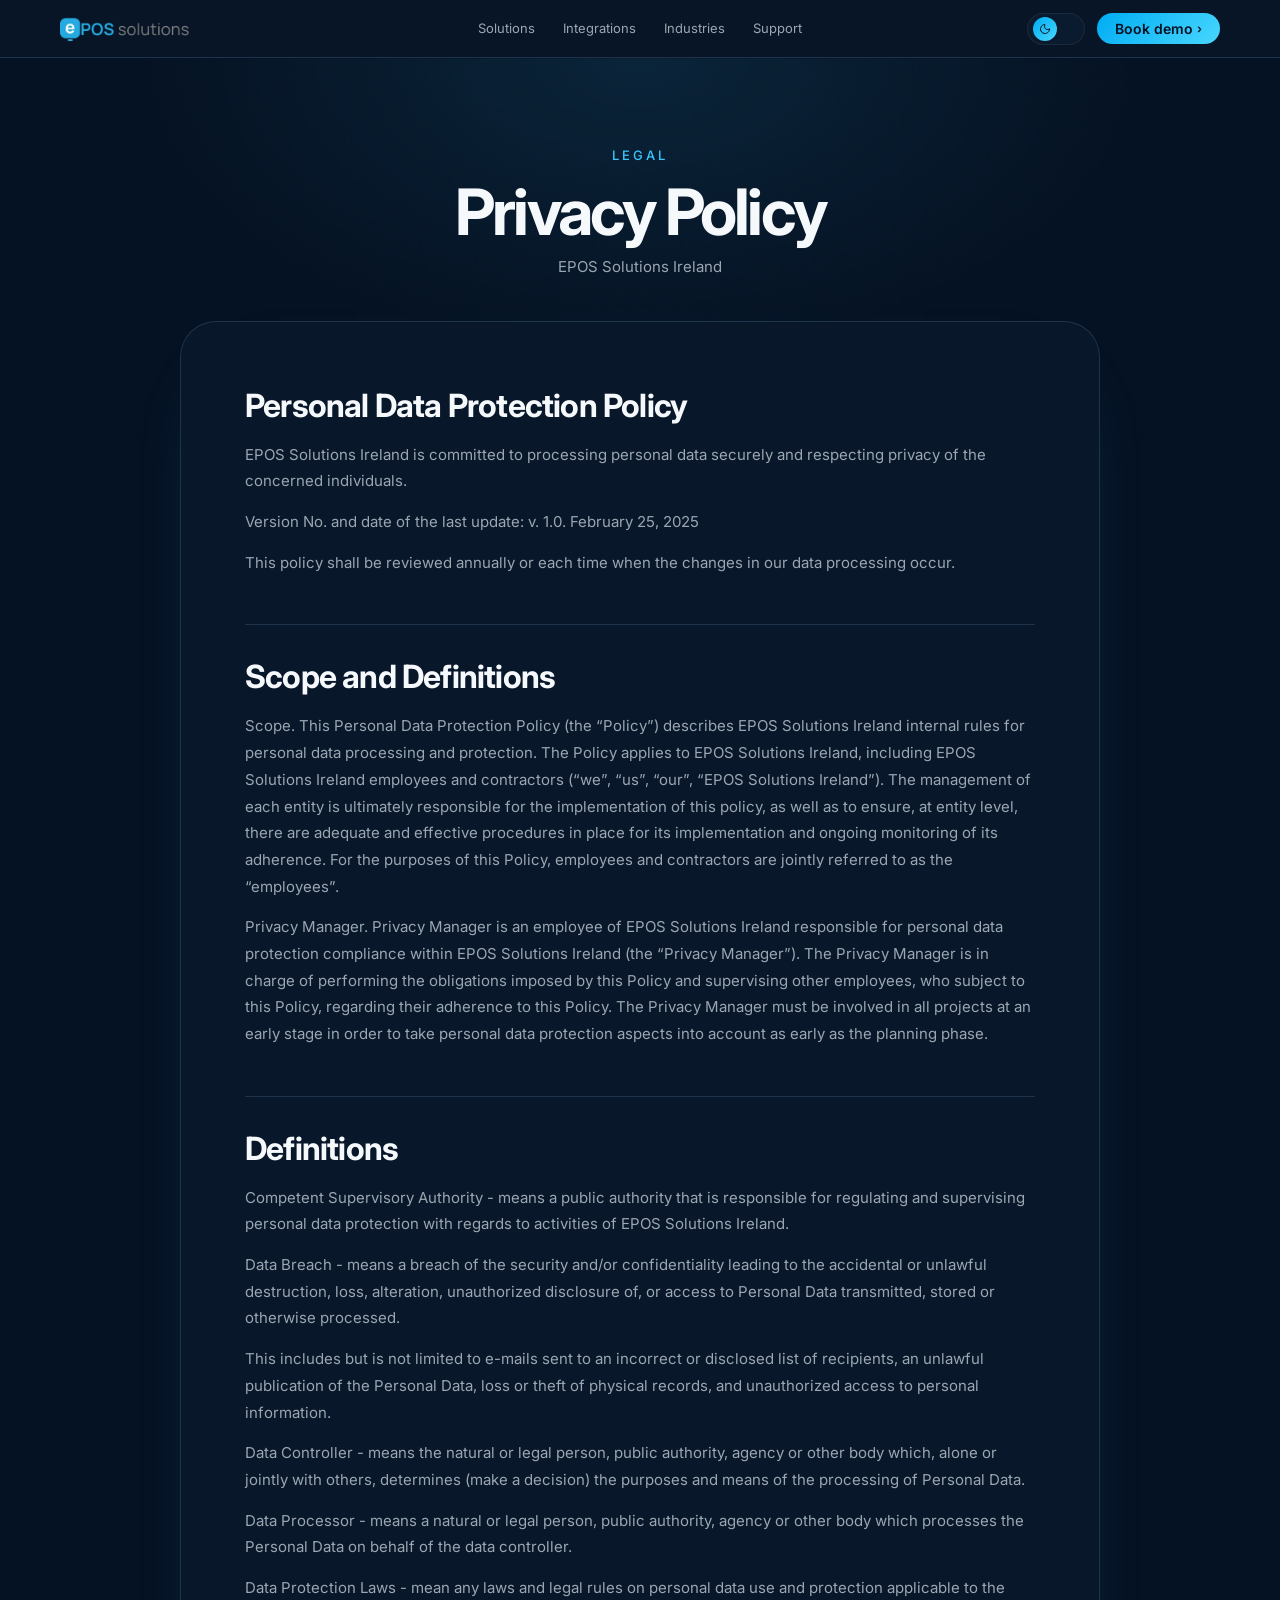
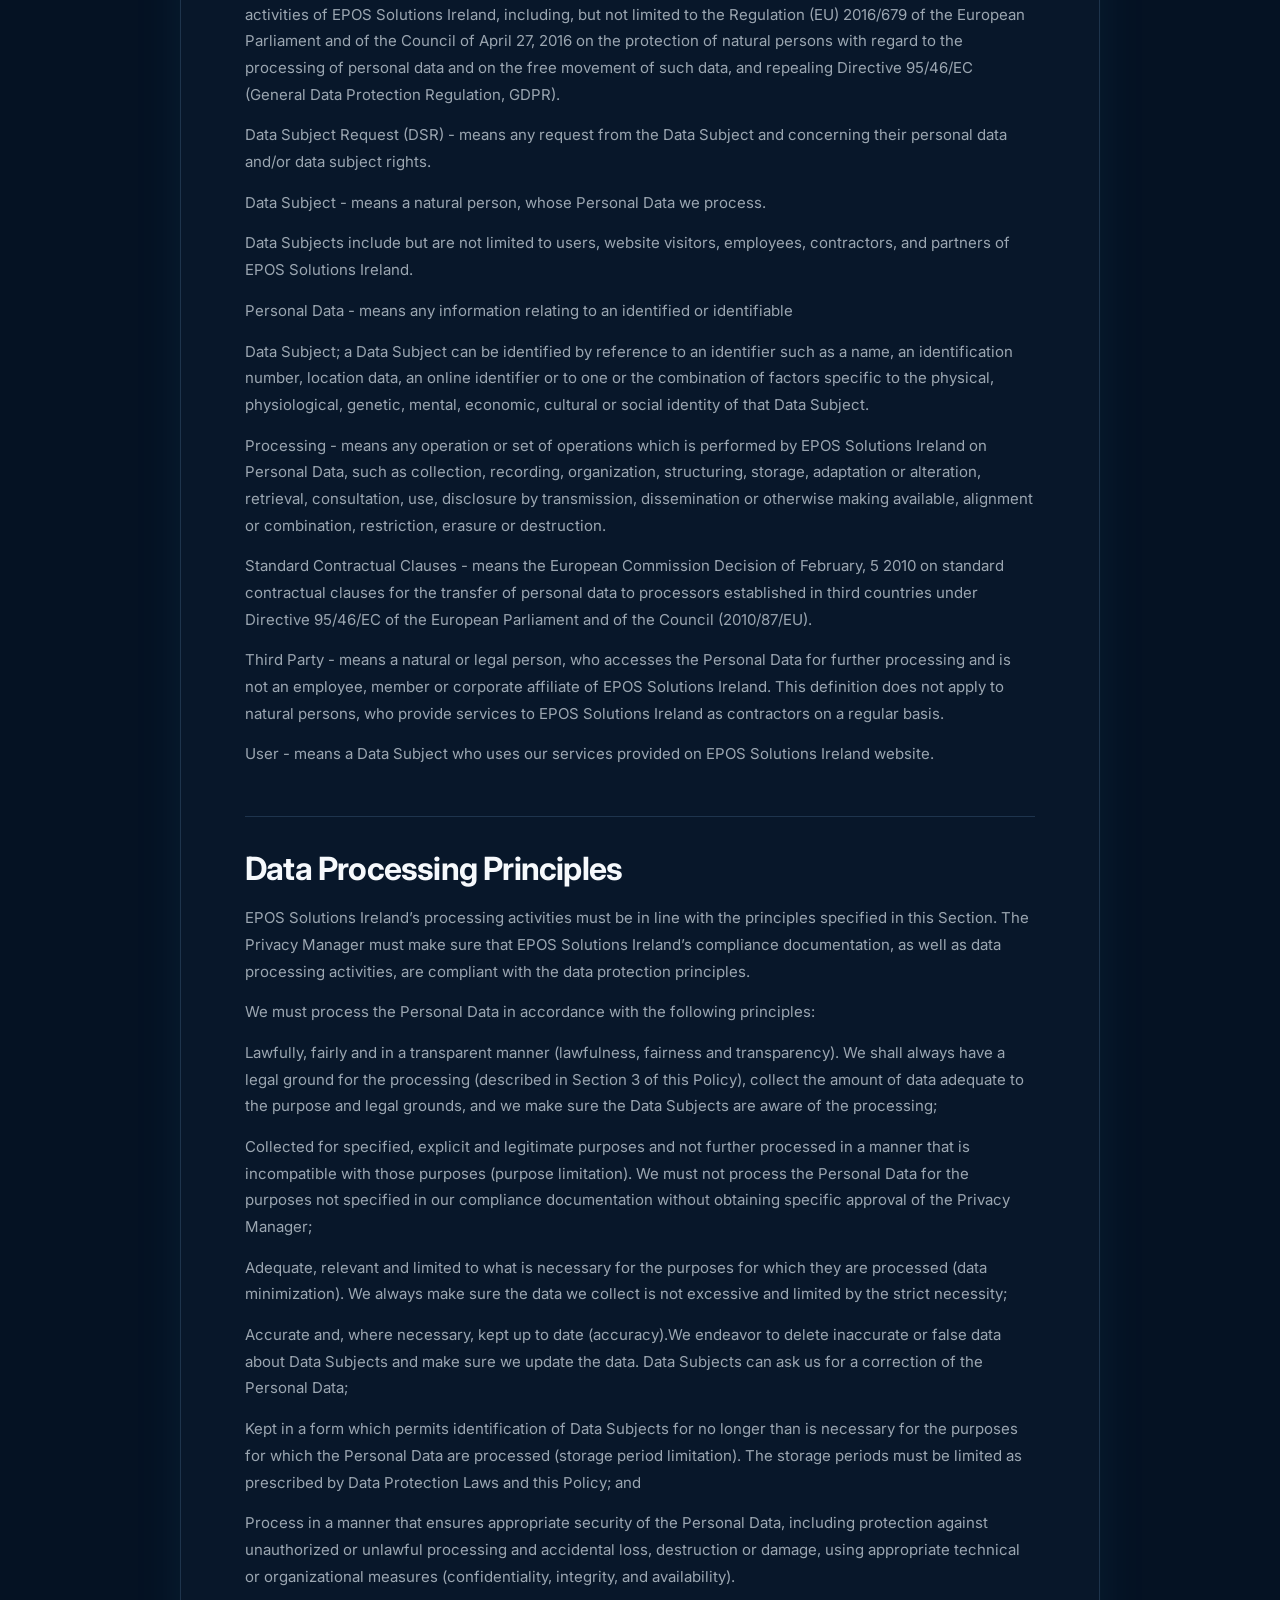
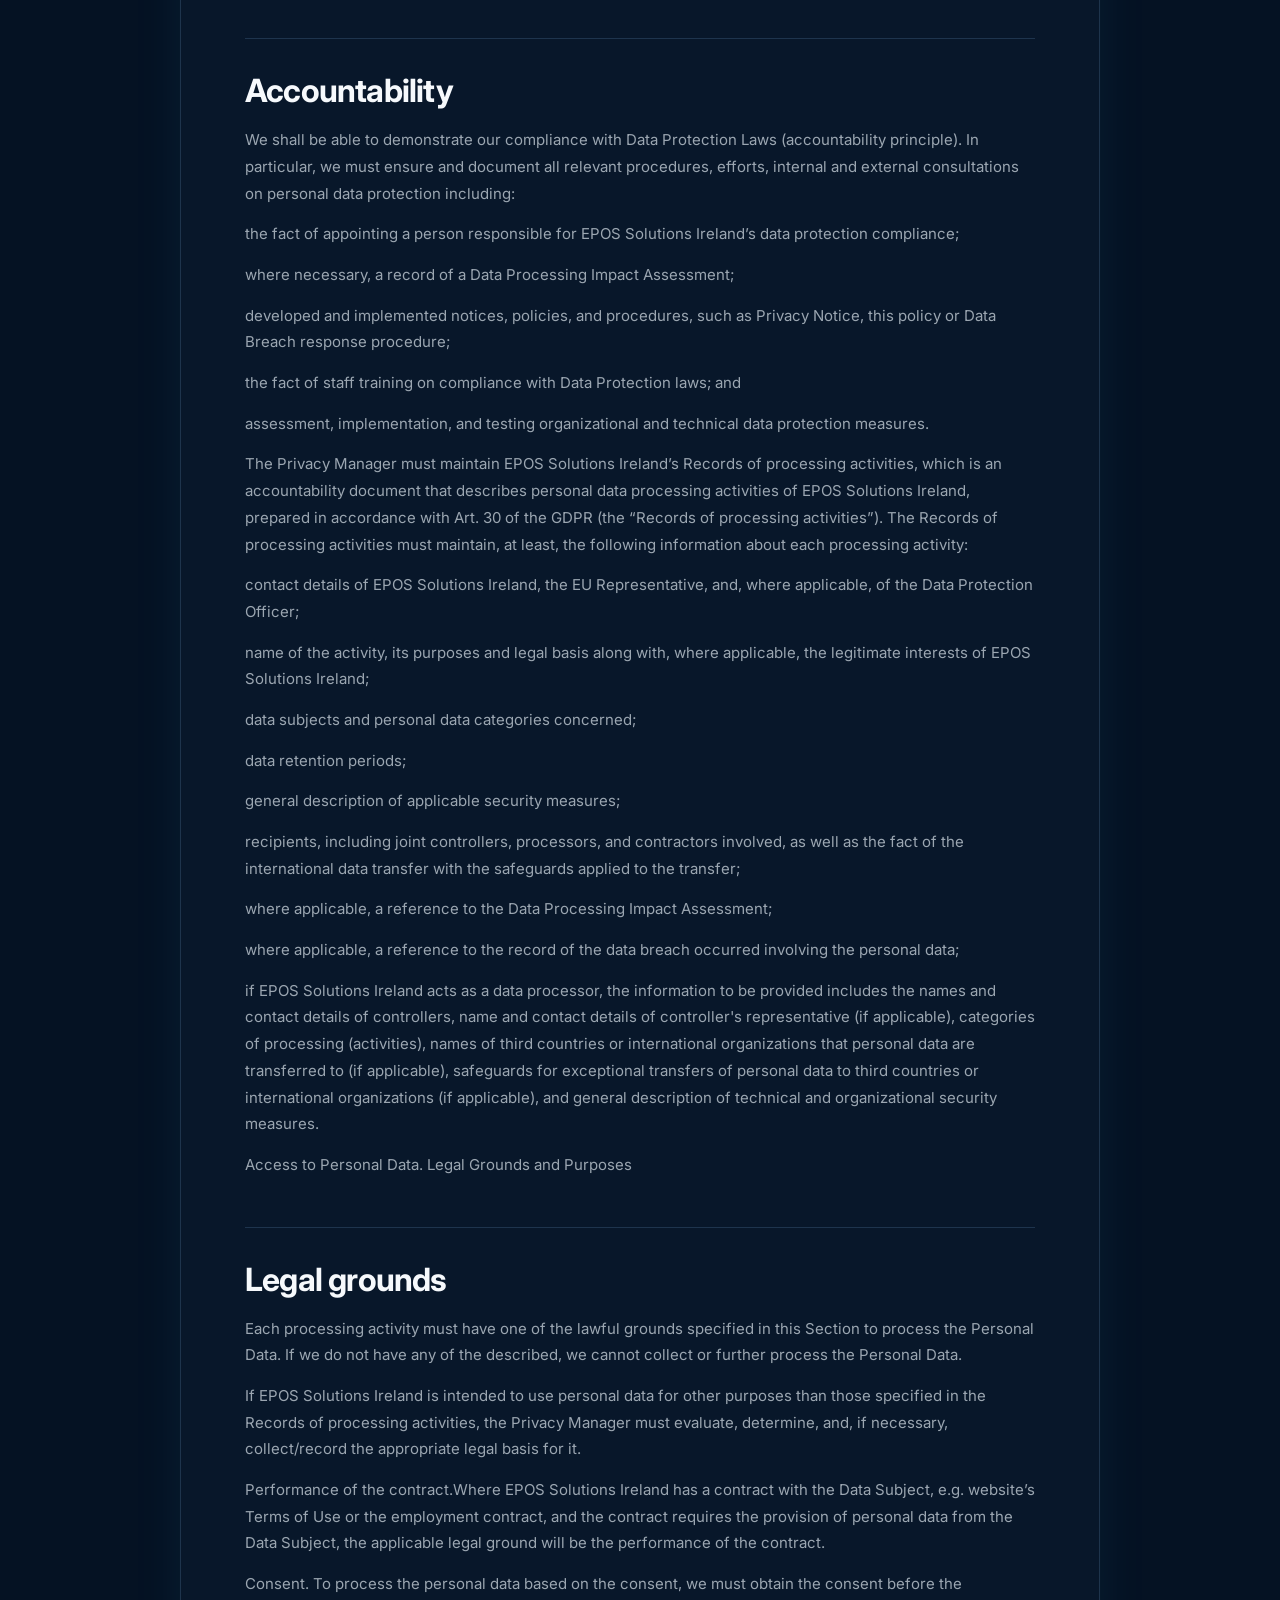
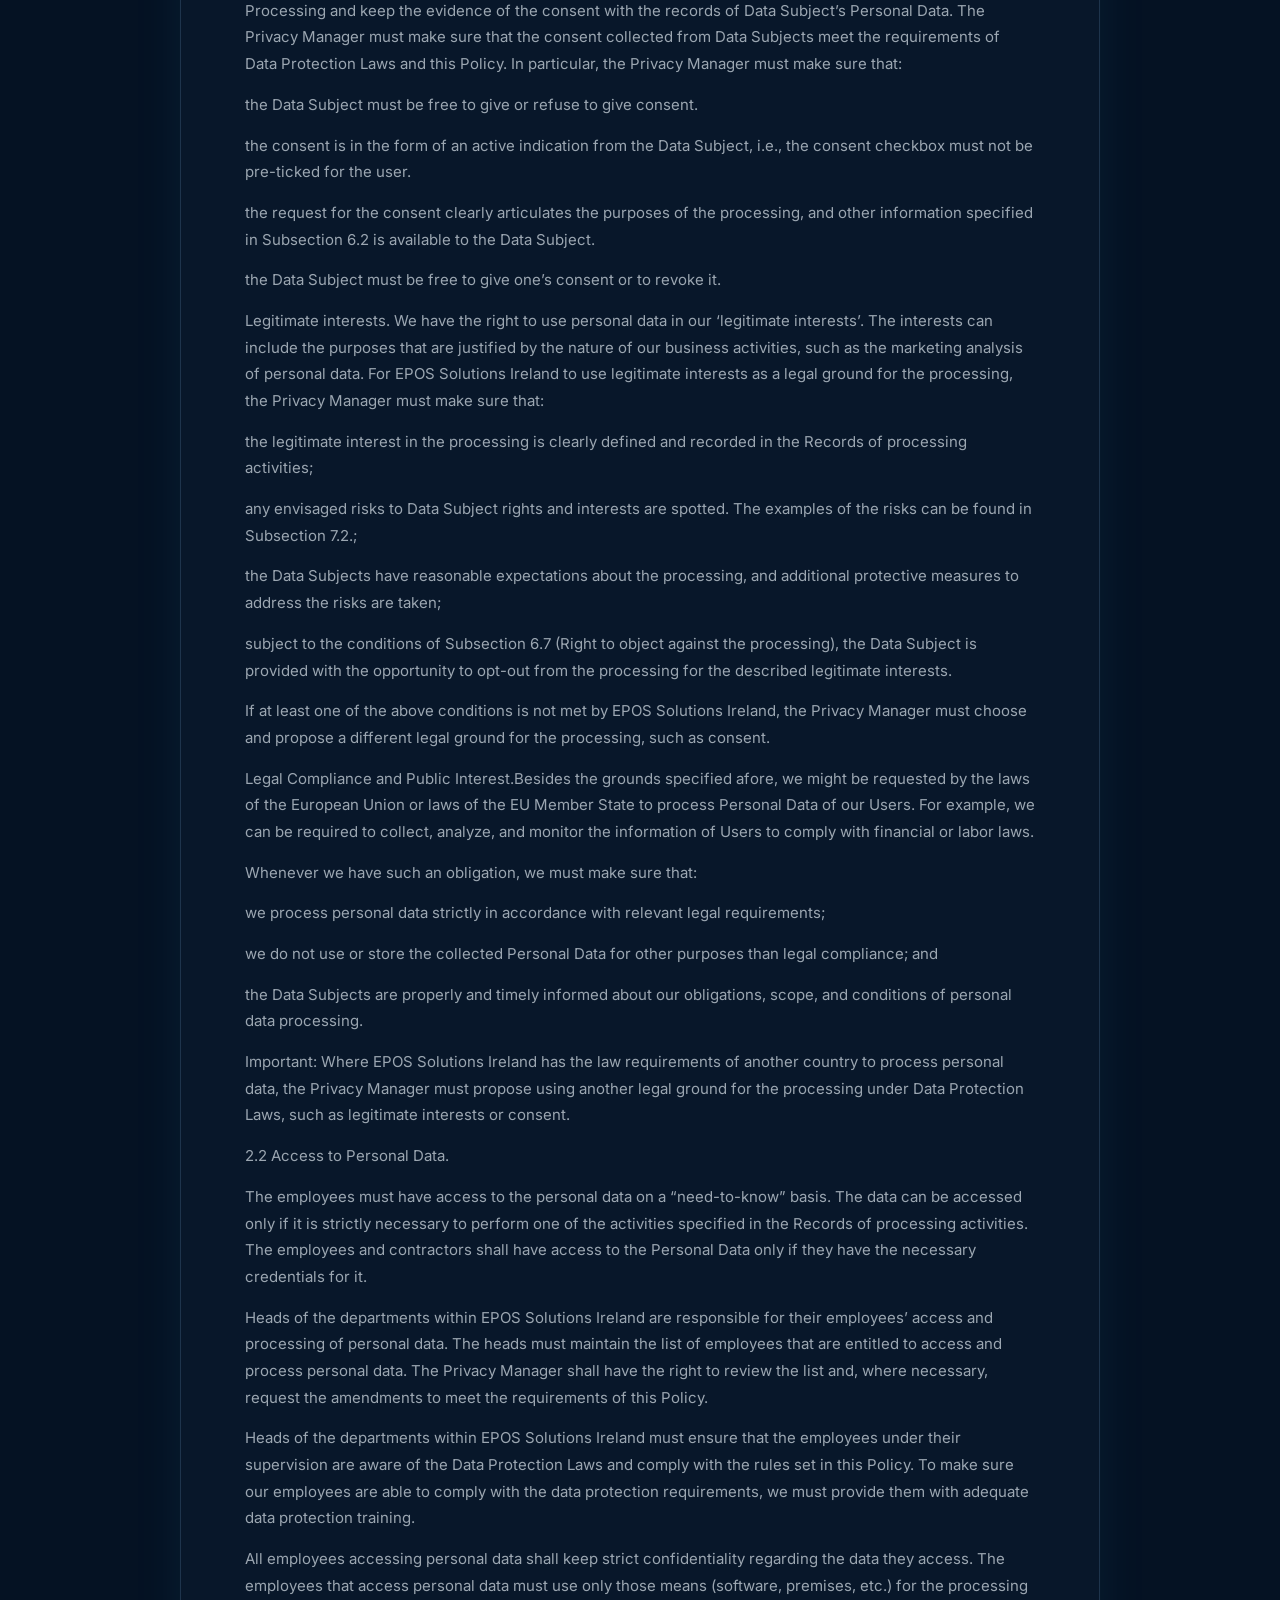
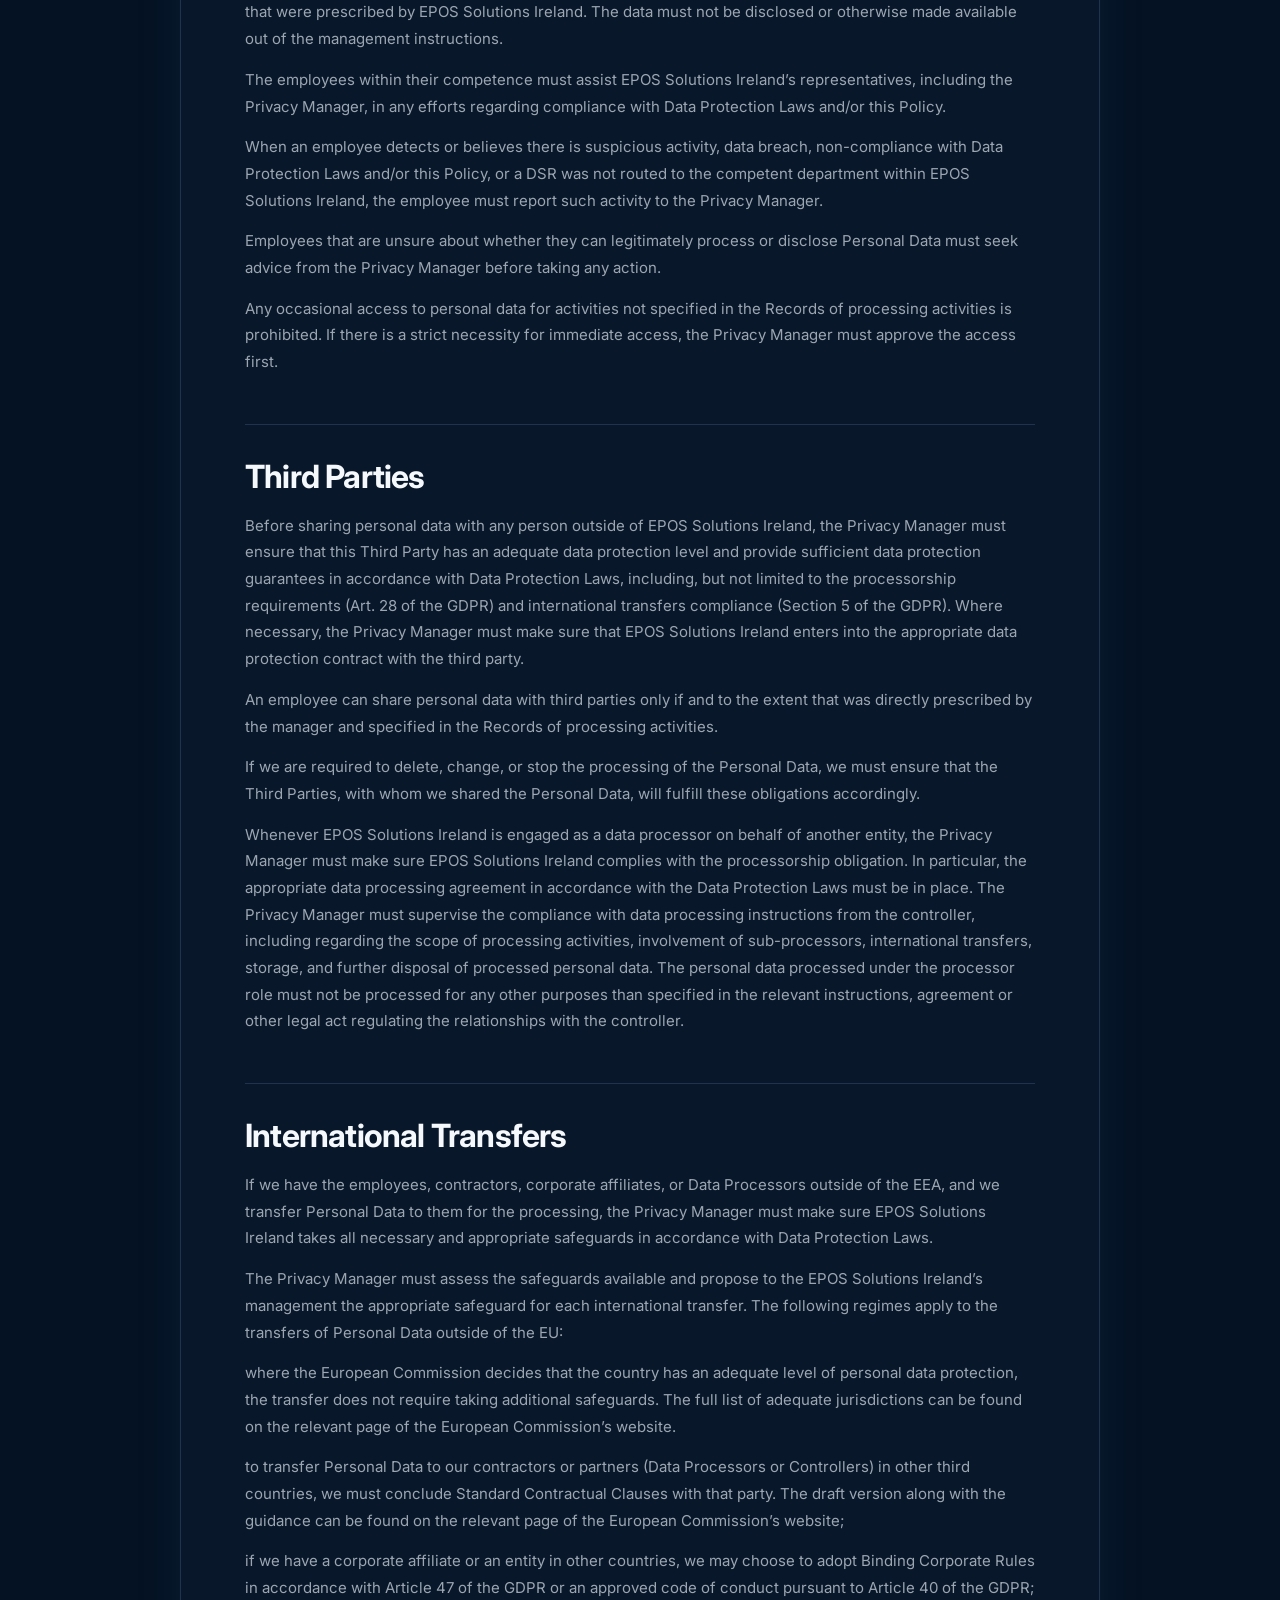
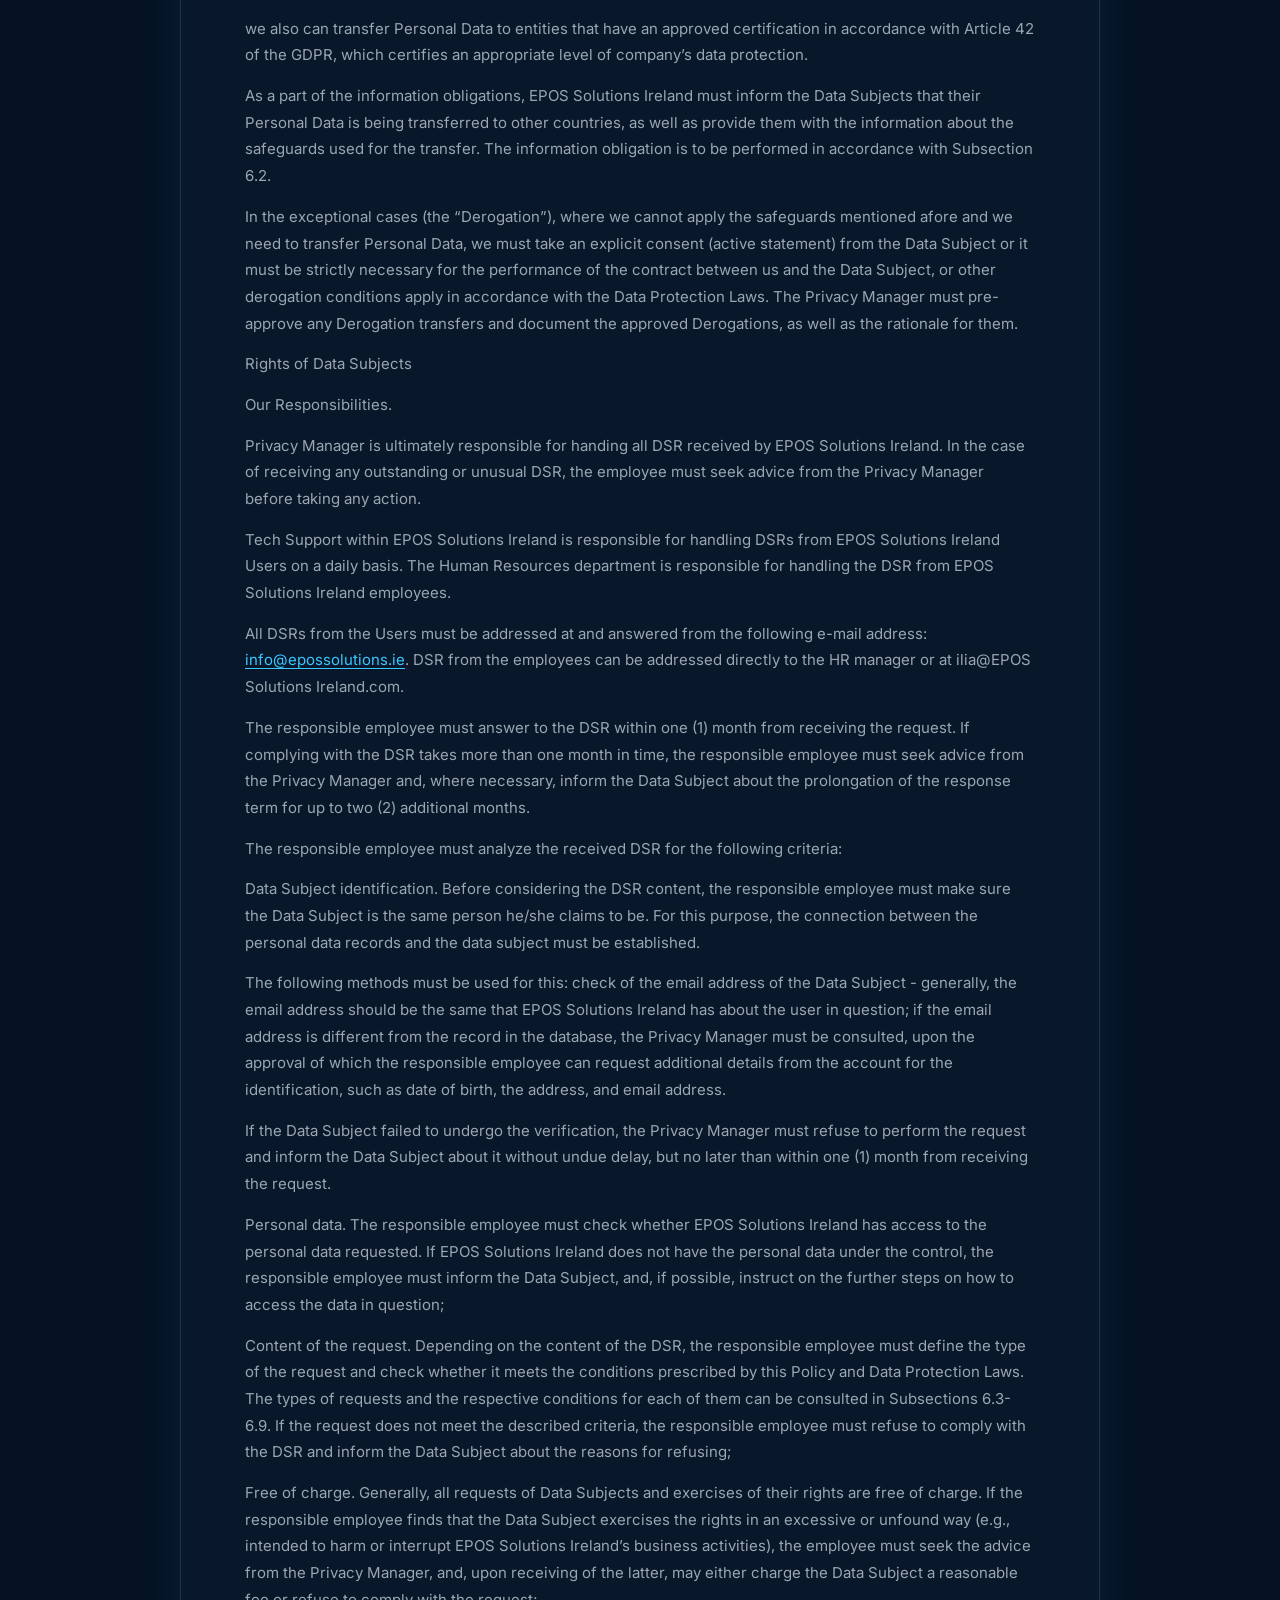
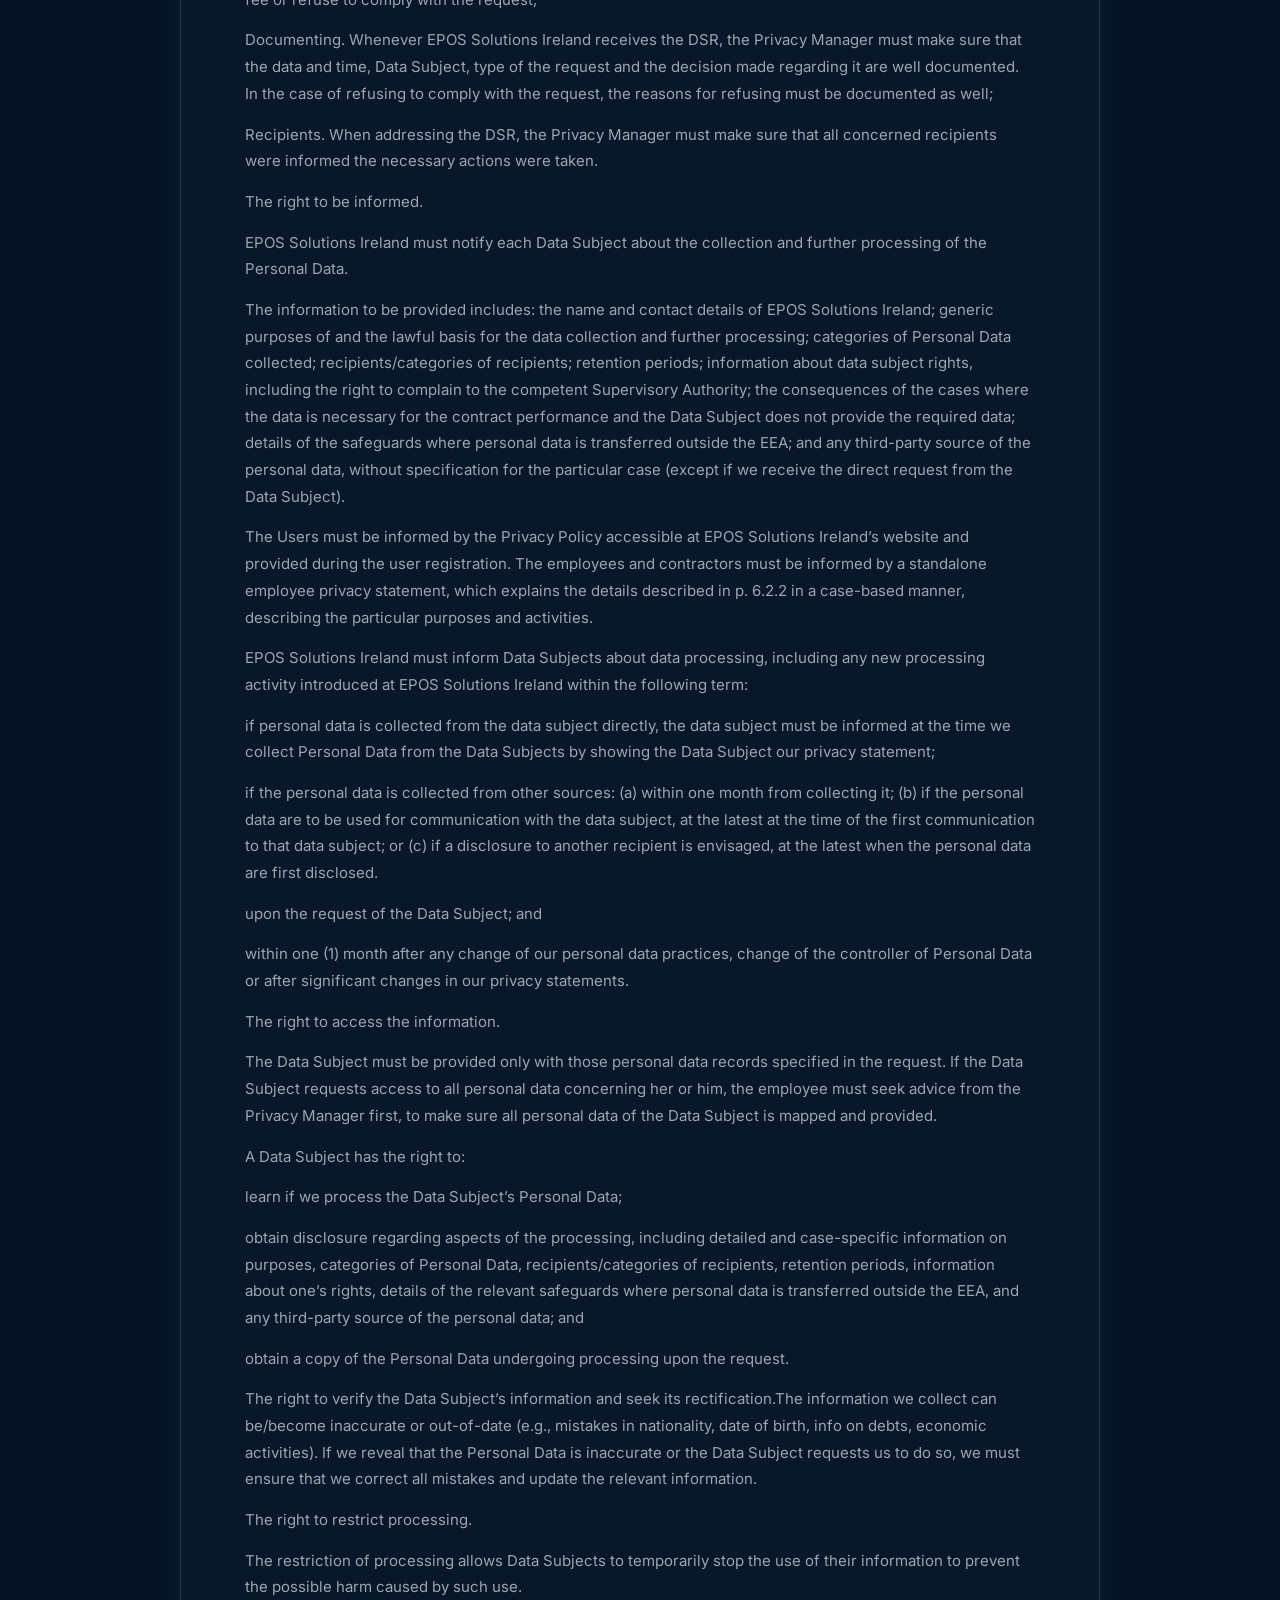
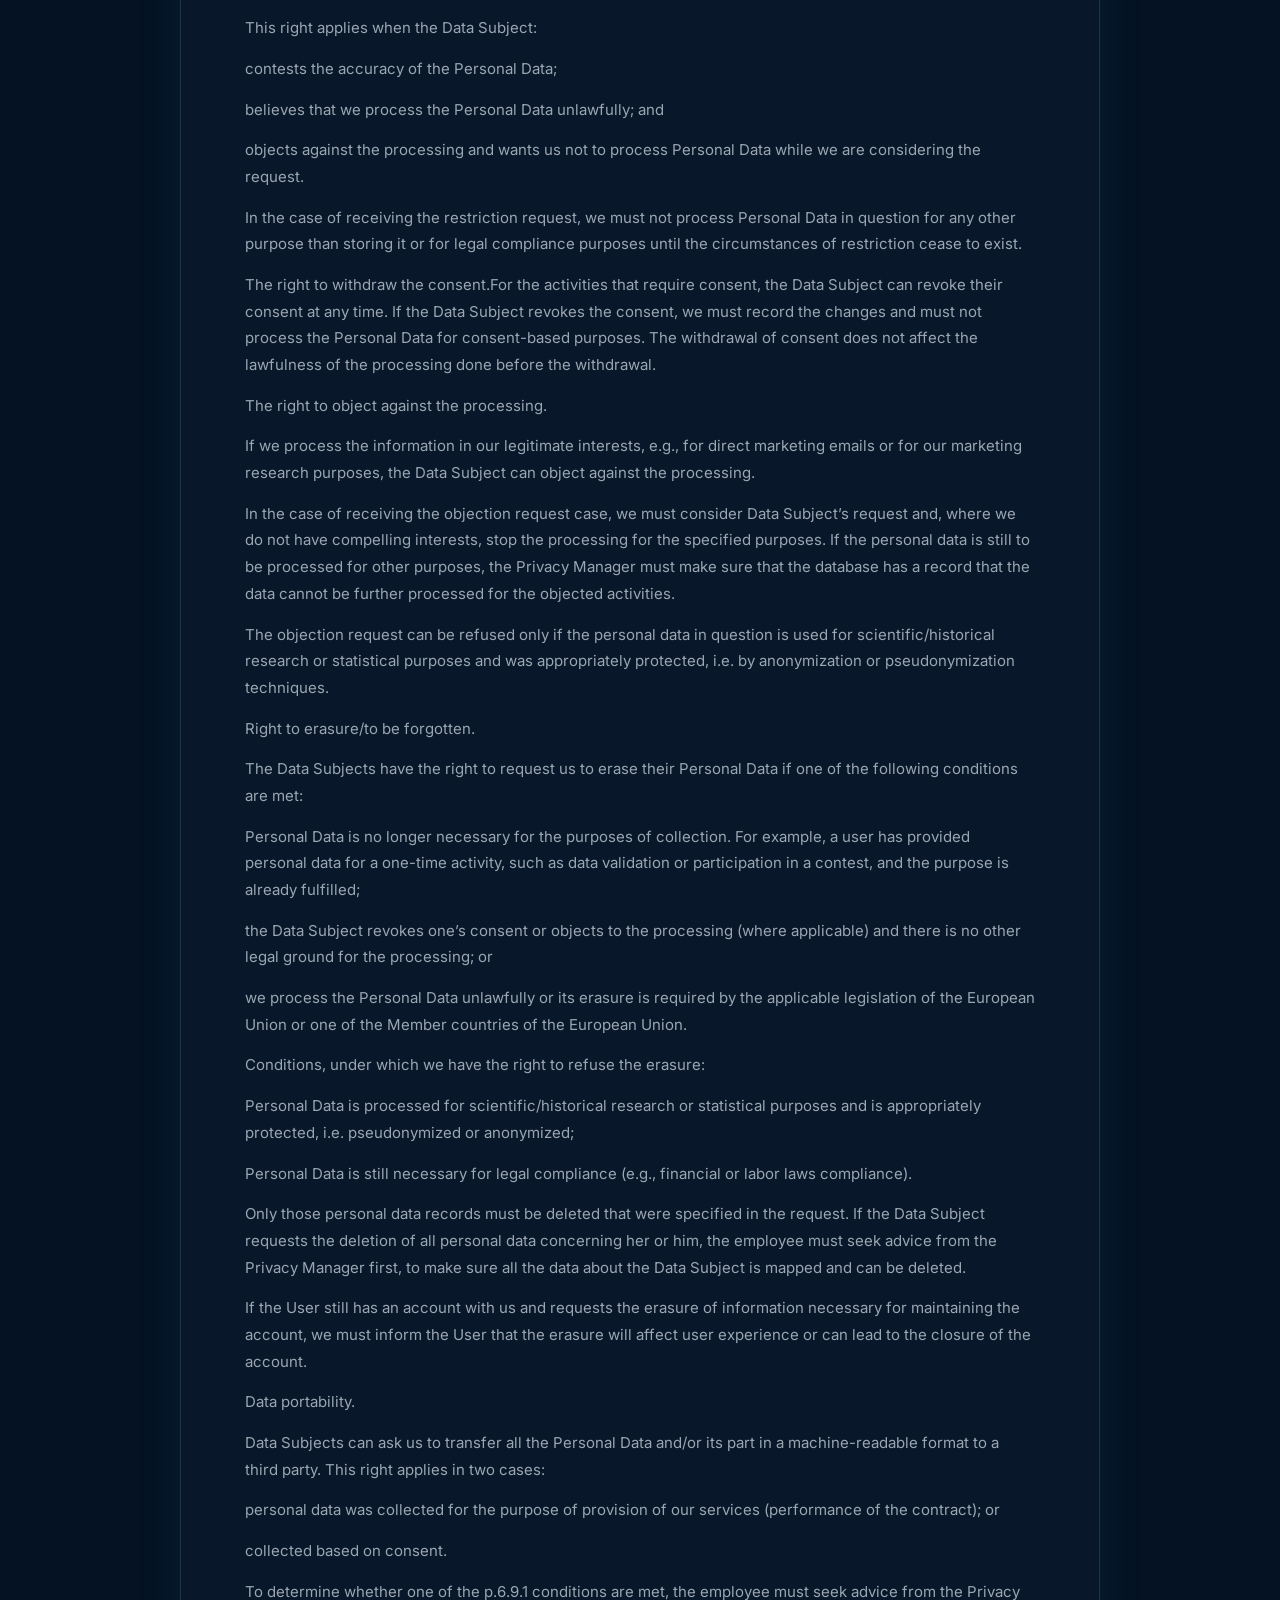
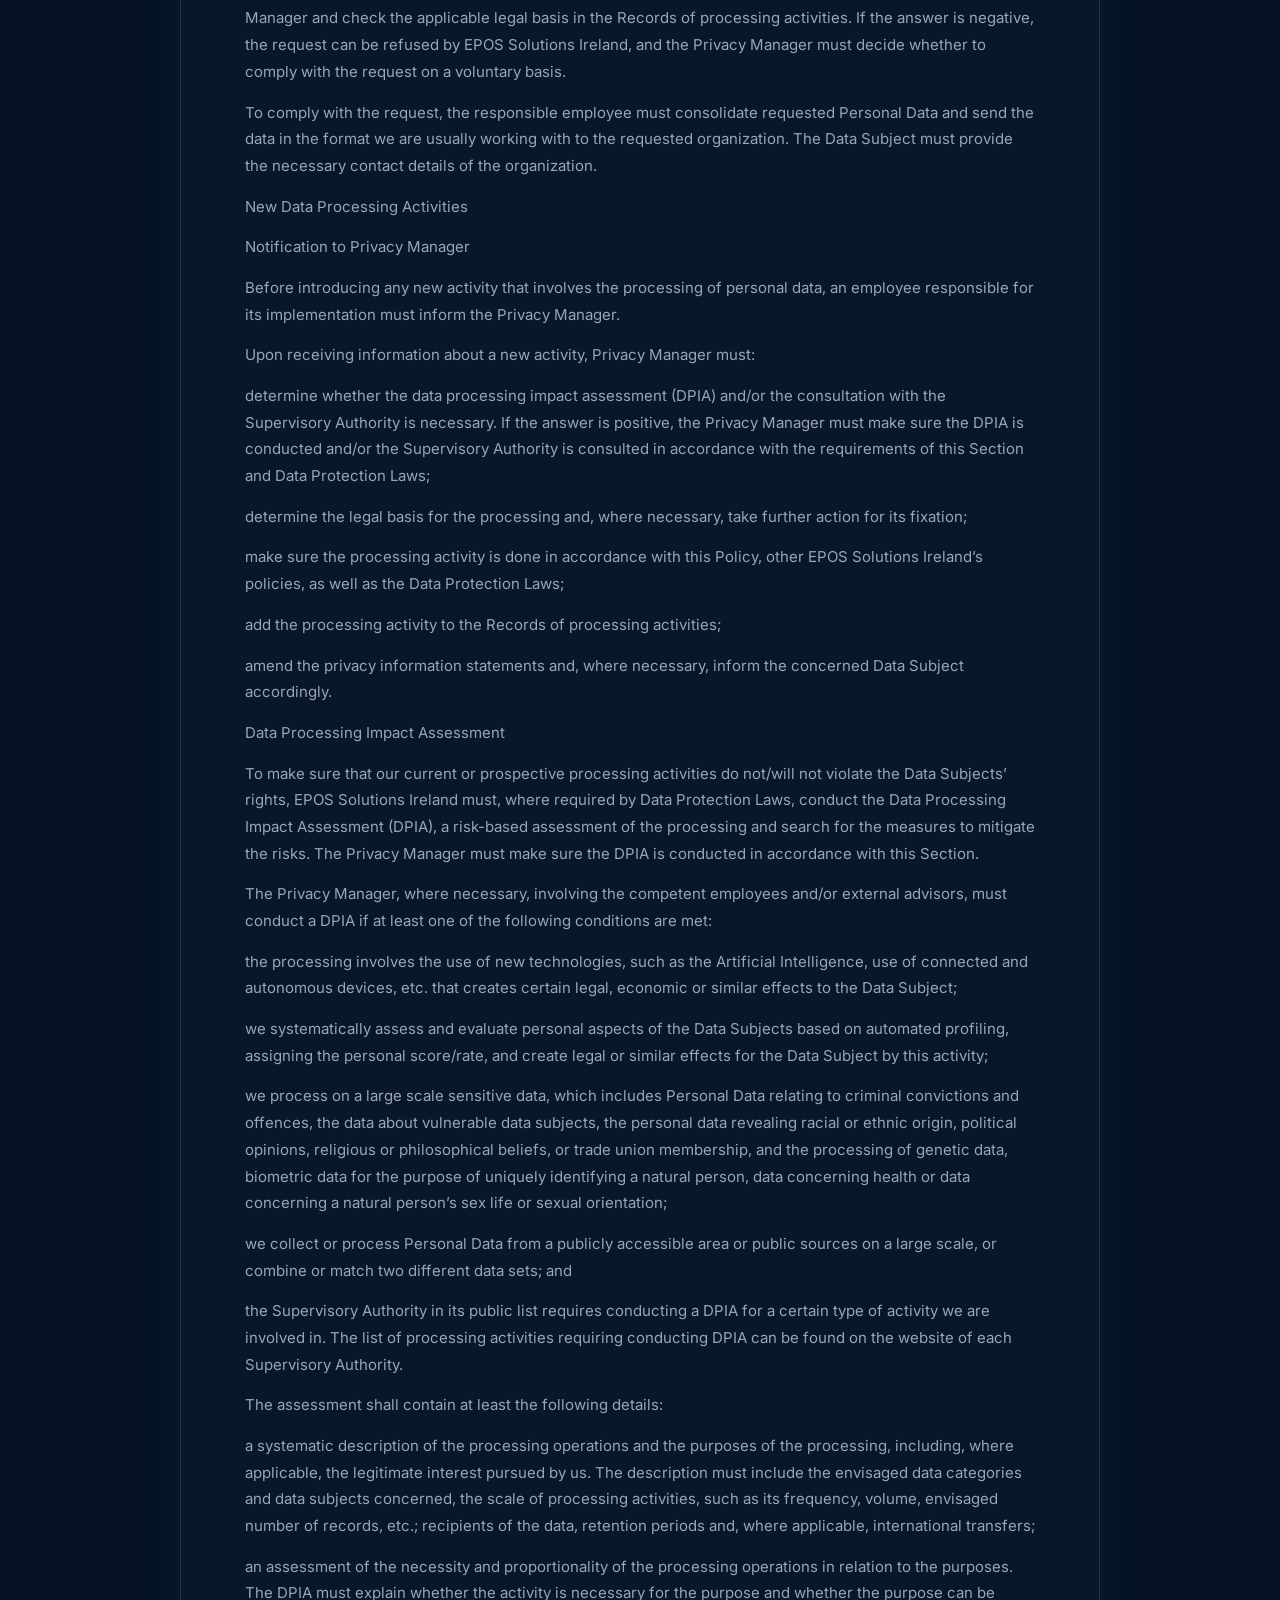
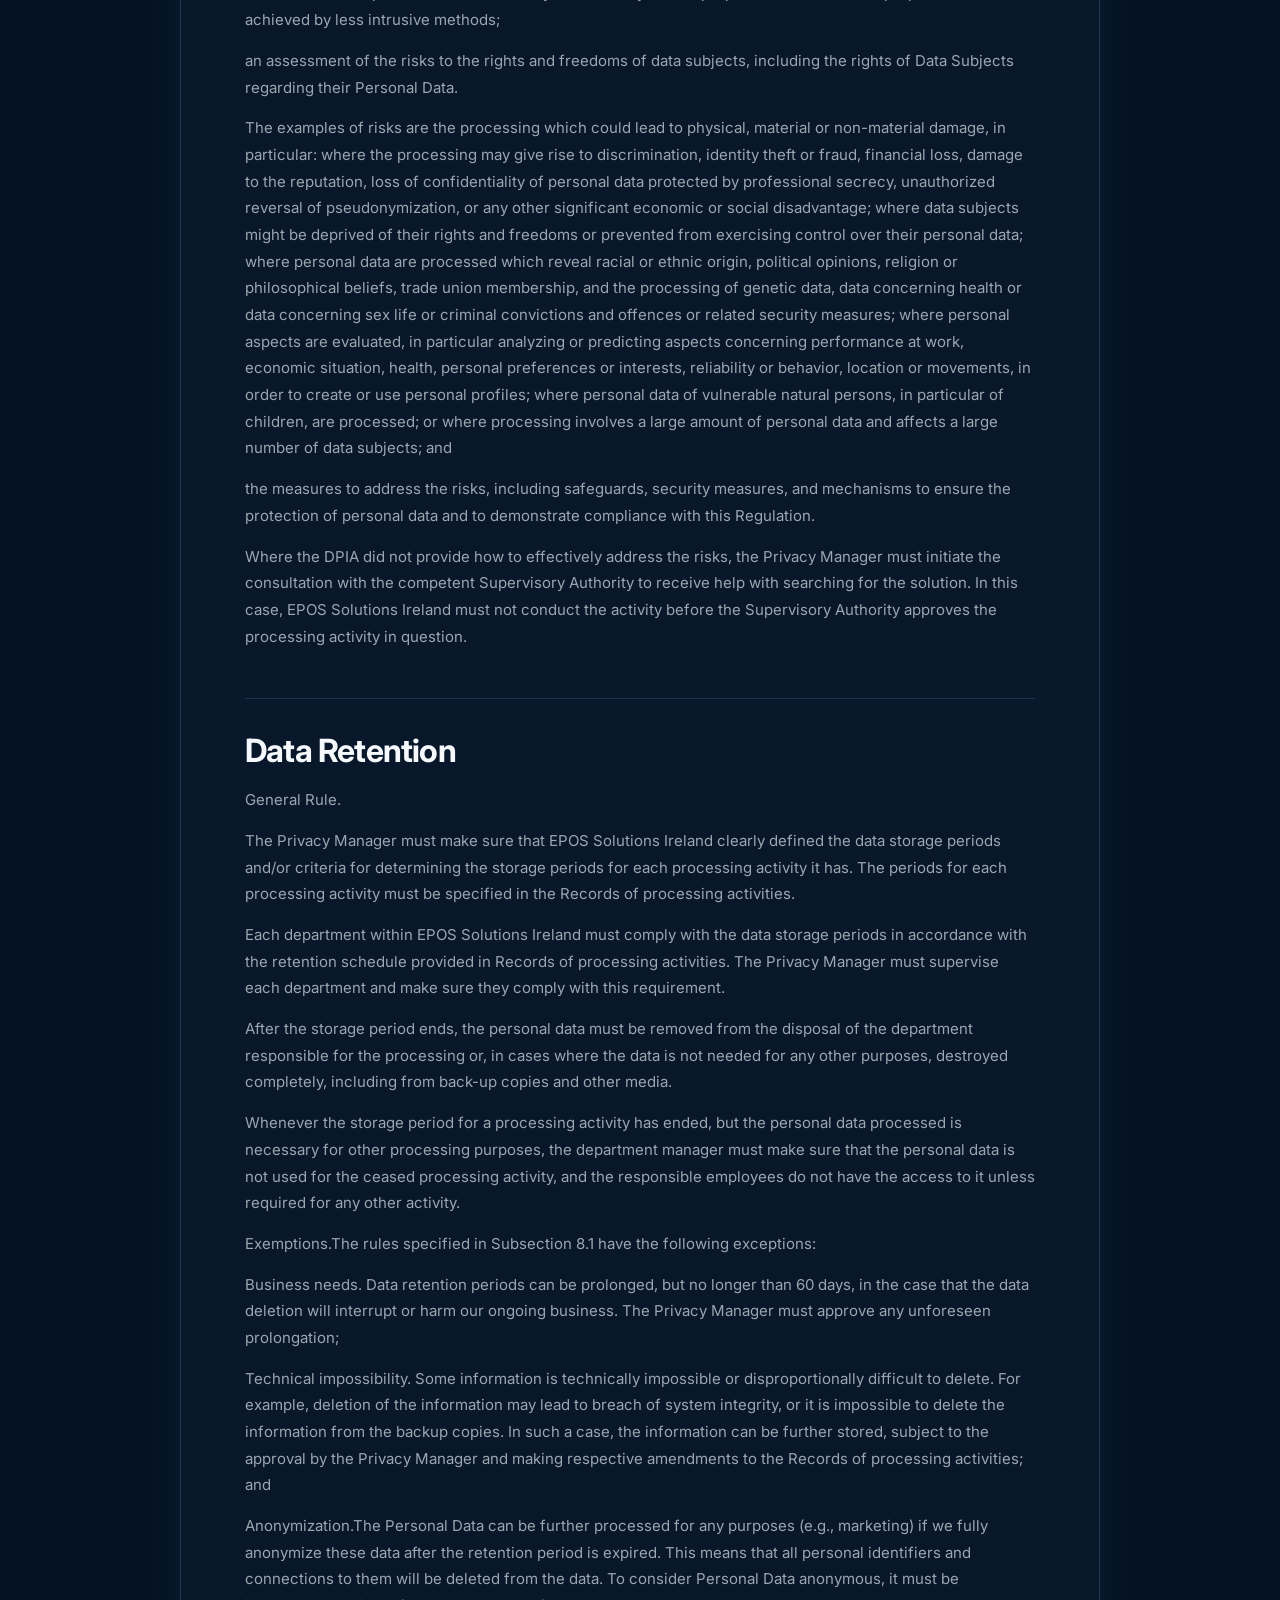
<file: privacy.html>
<!DOCTYPE html>
<html lang="en">
<head>
  <meta charset="UTF-8">
  <meta name="viewport" content="width=device-width, initial-scale=1.0">
  <title>Privacy Policy | EPOS Solutions Ireland</title>
  <meta name="description" content="Privacy policy and data protection information for EPOS Solutions Ireland website visitors and customers.">
  <meta name="robots" content="index, follow">
  <meta name="GPTBot" content="index, follow">
  <meta name="ClaudeBot" content="index, follow">
  <meta name="Google-Extended" content="index, follow">
  <link rel="canonical" href="https://www.epossolutions.ie/privacy.html">
  <script src="gtm.js"></script>
  <link rel="preconnect" href="https://fonts.googleapis.com">
  <link rel="preconnect" href="https://fonts.gstatic.com" crossorigin>
  <link href="https://fonts.googleapis.com/css2?family=Inter:wght@400;500;600&family=Space+Grotesk:wght@400;500;600;700&display=swap" rel="stylesheet">
  <link rel="stylesheet" href="styles.css?v=20260806-2">
  <link rel="icon" type="image/png" href="img/favicon-96x96.png" sizes="96x96">
  <link rel="icon" type="image/svg+xml" href="img/favicon.svg">
</head>
<body>
  <header class="site-header">
    <div class="container nav-shell">
      <a class="brand" href="index.html"><img src="img/webp/logo.webp" alt="EPOS Solutions" width="159" height="40"></a>
      <button class="menu-toggle" type="button" aria-expanded="false" aria-controls="mobile-nav" onclick="toggleMenu()">
        <img src="img/burger.svg" alt="Open menu" width="26" height="26">
      </button>
      <nav class="desktop-nav" aria-label="Primary">
        <a class="nav-link" href="index.html#solutions">Solutions</a>
        <a class="nav-link" href="index.html#integrations">Integrations</a>
        <a class="nav-link" href="index.html#industries">Industries</a>
        <a class="nav-link" href="index.html#contact">Support</a>
      </nav>
      <div class="nav-utilities">
        <button class="theme-toggle" type="button" aria-label="Toggle theme" aria-pressed="false">
          <span class="dot" aria-hidden="true">
            <svg viewBox="0 0 12 12" fill="none" xmlns="http://www.w3.org/2000/svg" focusable="false">
              <path d="M10.4925 6.243C10.4456 7.11107 10.1483 7.94699 9.63654 8.6497C9.12473 9.35242 8.42034 9.89184 7.60851 10.2028C6.79668 10.5137 5.91216 10.5828 5.06189 10.4018C4.21161 10.2207 3.43198 9.79726 2.81723 9.18258C2.20248 8.5679 1.77894 7.78831 1.59781 6.93805C1.41667 6.0878 1.4857 5.20327 1.79654 4.39141C2.10738 3.57954 2.64673 2.87509 3.34939 2.36322C4.05205 1.85134 4.88793 1.55395 5.756 1.507C5.9585 1.496 6.0645 1.737 5.957 1.9085C5.59744 2.48378 5.44349 3.16393 5.52025 3.83798C5.59701 4.51202 5.89996 5.14014 6.37966 5.61984C6.85936 6.09954 7.48748 6.40249 8.16152 6.47925C8.83557 6.55601 9.51572 6.40205 10.091 6.0425C10.263 5.935 10.5035 6.0405 10.4925 6.243Z" stroke="#020B1B" stroke-linecap="round" stroke-linejoin="round"/>
            </svg>
          </span>
        </button>
        <a class="btn btn-primary nav-cta" href="index.html#contact">Book demo <span class="arrow">›</span></a>
      </div>
    </div>
    <nav class="mobile-nav" id="mobile-nav" aria-label="Mobile">
      <a href="index.html#solutions" onclick="toggleMenu()">Solutions</a>
      <a href="index.html#integrations" onclick="toggleMenu()">Integrations</a>
      <a href="index.html#industries" onclick="toggleMenu()">Industries</a>
      <a href="index.html#contact" onclick="toggleMenu()">Support</a>
      <a class="btn btn-primary" href="index.html#contact" onclick="toggleMenu()">Book demo</a>
    </nav>
  </header>

  <main class="legal-page">
    <div class="container legal-layout">
      <header class="legal-hero">
        <p class="kicker">Legal</p>
        <h1>Privacy Policy</h1>
        <p>EPOS Solutions Ireland</p>
      </header>
      <article class="legal-document">
        <h2>Personal Data Protection Policy</h2>
        <p>EPOS Solutions Ireland is committed to processing personal data securely and respecting privacy of the concerned individuals.</p>
        <p>Version No. and date of the last update: v. 1.0. February 25, 2025</p>
        <p>This policy shall be reviewed annually or each time when the changes in our data processing occur.</p>
        <h2>Scope and Definitions</h2>
        <p>Scope. This Personal Data Protection Policy (the “Policy”) describes EPOS Solutions Ireland internal rules for personal data processing and protection. The Policy applies to EPOS Solutions Ireland, including EPOS Solutions Ireland employees and contractors (“we”, “us”, “our”, “EPOS Solutions Ireland”). The management of each entity is ultimately responsible for the implementation of this policy, as well as to ensure, at entity level, there are adequate and effective procedures in place for its implementation and ongoing monitoring of its adherence. For the purposes of this Policy, employees and contractors are jointly referred to as the “employees”.</p>
        <p>Privacy Manager. Privacy Manager is an employee of EPOS Solutions Ireland responsible for personal data protection compliance within EPOS Solutions Ireland (the “Privacy Manager”). The Privacy Manager is in charge of performing the obligations imposed by this Policy and supervising other employees, who subject to this Policy, regarding their adherence to this Policy. The Privacy Manager must be involved in all projects at an early stage in order to take personal data protection aspects into account as early as the planning phase.</p>
        <h2>Definitions</h2>
        <p>Competent Supervisory Authority - means a public authority that is responsible for regulating and supervising personal data protection with regards to activities of EPOS Solutions Ireland.</p>
        <p>Data Breach - means a breach of the security and/or confidentiality leading to the accidental or unlawful destruction, loss, alteration, unauthorized disclosure of, or access to Personal Data transmitted, stored or otherwise processed.</p>
        <p>This includes but is not limited to e-mails sent to an incorrect or disclosed list of recipients, an unlawful publication of the Personal Data, loss or theft of physical records, and unauthorized access to personal information.</p>
        <p>Data Controller - means the natural or legal person, public authority, agency or other body which, alone or jointly with others, determines (make a decision) the purposes and means of the processing of Personal Data.</p>
        <p>Data Processor - means a natural or legal person, public authority, agency or other body which processes the Personal Data on behalf of the data controller.</p>
        <p>Data Protection Laws - mean any laws and legal rules on personal data use and protection applicable to the activities of EPOS Solutions Ireland, including, but not limited to the Regulation (EU) 2016/679 of the European Parliament and of the Council of April 27, 2016 on the protection of natural persons with regard to the processing of personal data and on the free movement of such data, and repealing Directive 95/46/EC (General Data Protection Regulation, GDPR).</p>
        <p>Data Subject Request (DSR) - means any request from the Data Subject and concerning their personal data and/or data subject rights.</p>
        <p>Data Subject - means a natural person, whose Personal Data we process.</p>
        <p>Data Subjects include but are not limited to users, website visitors, employees, contractors, and partners of EPOS Solutions Ireland.</p>
        <p>Personal Data - means any information relating to an identified or identifiable</p>
        <p>Data Subject; a Data Subject can be identified by reference to an identifier such as a name, an identification number, location data, an online identifier or to one or the combination of factors specific to the physical, physiological, genetic, mental, economic, cultural or social identity of that Data Subject.</p>
        <p>Processing - means any operation or set of operations which is performed by EPOS Solutions Ireland on Personal Data, such as collection, recording, organization, structuring, storage, adaptation or alteration, retrieval, consultation, use, disclosure by transmission, dissemination or otherwise making available, alignment or combination, restriction, erasure or destruction.</p>
        <p>Standard Contractual Clauses - means the European Commission Decision of February, 5 2010 on standard contractual clauses for the transfer of personal data to processors established in third countries under Directive 95/46/EC of the European Parliament and of the Council (2010/87/EU).</p>
        <p>Third Party - means a natural or legal person, who accesses the Personal Data for further processing and is not an employee, member or corporate affiliate of EPOS Solutions Ireland. This definition does not apply to natural persons, who provide services to EPOS Solutions Ireland as contractors on a regular basis.</p>
        <p>User - means a Data Subject who uses our services provided on EPOS Solutions Ireland website.</p>
        <h2>Data Processing Principles</h2>
        <p>EPOS Solutions Ireland’s processing activities must be in line with the principles specified in this Section. The Privacy Manager must make sure that EPOS Solutions Ireland’s compliance documentation, as well as data processing activities, are compliant with the data protection principles.</p>
        <p>We must process the Personal Data in accordance with the following principles:</p>
        <p>Lawfully, fairly and in a transparent manner (lawfulness, fairness and transparency). We shall always have a legal ground for the processing (described in Section 3 of this Policy), collect the amount of data adequate to the purpose and legal grounds, and we make sure the Data Subjects are aware of the processing;</p>
        <p>Collected for specified, explicit and legitimate purposes and not further processed in a manner that is incompatible with those purposes (purpose limitation). We must not process the Personal Data for the purposes not specified in our compliance documentation without obtaining specific approval of the Privacy Manager;</p>
        <p>Adequate, relevant and limited to what is necessary for the purposes for which they are processed (data minimization). We always make sure the data we collect is not excessive and limited by the strict necessity;</p>
        <p>Accurate and, where necessary, kept up to date (accuracy).We endeavor to delete inaccurate or false data about Data Subjects and make sure we update the data. Data Subjects can ask us for a correction of the Personal Data;</p>
        <p>Kept in a form which permits identification of Data Subjects for no longer than is necessary for the purposes for which the Personal Data are processed (storage period limitation). The storage periods must be limited as prescribed by Data Protection Laws and this Policy; and</p>
        <p>Process in a manner that ensures appropriate security of the Personal Data, including protection against unauthorized or unlawful processing and accidental loss, destruction or damage, using appropriate technical or organizational measures (confidentiality, integrity, and availability).</p>
        <h2>Accountability</h2>
        <p>We shall be able to demonstrate our compliance with Data Protection Laws (accountability principle). In particular, we must ensure and document all relevant procedures, efforts, internal and external consultations on personal data protection including:</p>
        <p>the fact of appointing a person responsible for EPOS Solutions Ireland’s data protection compliance;</p>
        <p>where necessary, a record of a Data Processing Impact Assessment;</p>
        <p>developed and implemented notices, policies, and procedures, such as Privacy Notice, this policy or Data Breach response procedure;</p>
        <p>the fact of staff training on compliance with Data Protection laws; and</p>
        <p>assessment, implementation, and testing organizational and technical data protection measures.</p>
        <p>The Privacy Manager must maintain EPOS Solutions Ireland’s Records of processing activities, which is an accountability document that describes personal data processing activities of EPOS Solutions Ireland, prepared in accordance with Art. 30 of the GDPR (the “Records of processing activities”). The Records of processing activities must maintain, at least, the following information about each processing activity:</p>
        <p>contact details of EPOS Solutions Ireland, the EU Representative, and, where applicable, of the Data Protection Officer;</p>
        <p>name of the activity, its purposes and legal basis along with, where applicable, the legitimate interests of EPOS Solutions Ireland;</p>
        <p>data subjects and personal data categories concerned;</p>
        <p>data retention periods;</p>
        <p>general description of applicable security measures;</p>
        <p>recipients, including joint controllers, processors, and contractors involved, as well as the fact of the international data transfer with the safeguards applied to the transfer;</p>
        <p>where applicable, a reference to the Data Processing Impact Assessment;</p>
        <p>where applicable, a reference to the record of the data breach occurred involving the personal data;</p>
        <p>if EPOS Solutions Ireland acts as a data processor, the information to be provided includes the names and contact details of controllers, name and contact details of controller's representative (if applicable), categories of processing (activities), names of third countries or international organizations that personal data are transferred to (if applicable), safeguards for exceptional transfers of personal data to third countries or international organizations (if applicable), and general description of technical and organizational security measures.</p>
        <p>Access to Personal Data. Legal Grounds and Purposes</p>
        <h2>Legal grounds</h2>
        <p>Each processing activity must have one of the lawful grounds specified in this Section to process the Personal Data. If we do not have any of the described, we cannot collect or further process the Personal Data.</p>
        <p>If EPOS Solutions Ireland is intended to use personal data for other purposes than those specified in the Records of processing activities, the Privacy Manager must evaluate, determine, and, if necessary, collect/record the appropriate legal basis for it.</p>
        <p>Performance of the contract.Where EPOS Solutions Ireland has a contract with the Data Subject, e.g. website’s Terms of Use or the employment contract, and the contract requires the provision of personal data from the Data Subject, the applicable legal ground will be the performance of the contract.</p>
        <p>Consent. To process the personal data based on the consent, we must obtain the consent before the Processing and keep the evidence of the consent with the records of Data Subject’s Personal Data. The Privacy Manager must make sure that the consent collected from Data Subjects meet the requirements of Data Protection Laws and this Policy. In particular, the Privacy Manager must make sure that:</p>
        <p>the Data Subject must be free to give or refuse to give consent.</p>
        <p>the consent is in the form of an active indication from the Data Subject, i.e., the consent checkbox must not be pre-ticked for the user.</p>
        <p>the request for the consent clearly articulates the purposes of the processing, and other information specified in Subsection 6.2 is available to the Data Subject.</p>
        <p>the Data Subject must be free to give one’s consent or to revoke it.</p>
        <p>Legitimate interests. We have the right to use personal data in our ‘legitimate interests’. The interests can include the purposes that are justified by the nature of our business activities, such as the marketing analysis of personal data. For EPOS Solutions Ireland to use legitimate interests as a legal ground for the processing, the Privacy Manager must make sure that:</p>
        <p>the legitimate interest in the processing is clearly defined and recorded in the Records of processing activities;</p>
        <p>any envisaged risks to Data Subject rights and interests are spotted. The examples of the risks can be found in Subsection 7.2.;</p>
        <p>the Data Subjects have reasonable expectations about the processing, and additional protective measures to address the risks are taken;</p>
        <p>subject to the conditions of Subsection 6.7 (Right to object against the processing), the Data Subject is provided with the opportunity to opt-out from the processing for the described legitimate interests.</p>
        <p>If at least one of the above conditions is not met by EPOS Solutions Ireland, the Privacy Manager must choose and propose a different legal ground for the processing, such as consent.</p>
        <p>Legal Compliance and Public Interest.Besides the grounds specified afore, we might be requested by the laws of the European Union or laws of the EU Member State to process Personal Data of our Users. For example, we can be required to collect, analyze, and monitor the information of Users to comply with financial or labor laws.</p>
        <p>Whenever we have such an obligation, we must make sure that:</p>
        <p>we process personal data strictly in accordance with relevant legal requirements;</p>
        <p>we do not use or store the collected Personal Data for other purposes than legal compliance; and</p>
        <p>the Data Subjects are properly and timely informed about our obligations, scope, and conditions of personal data processing.</p>
        <p>Important: Where EPOS Solutions Ireland has the law requirements of another country to process personal data, the Privacy Manager must propose using another legal ground for the processing under Data Protection Laws, such as legitimate interests or consent.</p>
        <p>2.2 Access to Personal Data.</p>
        <p>The employees must have access to the personal data on a “need-to-know” basis. The data can be accessed only if it is strictly necessary to perform one of the activities specified in the Records of processing activities. The employees and contractors shall have access to the Personal Data only if they have the necessary credentials for it.</p>
        <p>Heads of the departments within EPOS Solutions Ireland are responsible for their employees’ access and processing of personal data. The heads must maintain the list of employees that are entitled to access and process personal data. The Privacy Manager shall have the right to review the list and, where necessary, request the amendments to meet the requirements of this Policy.</p>
        <p>Heads of the departments within EPOS Solutions Ireland must ensure that the employees under their supervision are aware of the Data Protection Laws and comply with the rules set in this Policy. To make sure our employees are able to comply with the data protection requirements, we must provide them with adequate data protection training.</p>
        <p>All employees accessing personal data shall keep strict confidentiality regarding the data they access. The employees that access personal data must use only those means (software, premises, etc.) for the processing that were prescribed by EPOS Solutions Ireland. The data must not be disclosed or otherwise made available out of the management instructions.</p>
        <p>The employees within their competence must assist EPOS Solutions Ireland’s representatives, including the Privacy Manager, in any efforts regarding compliance with Data Protection Laws and/or this Policy.</p>
        <p>When an employee detects or believes there is suspicious activity, data breach, non-compliance with Data Protection Laws and/or this Policy, or a DSR was not routed to the competent department within EPOS Solutions Ireland, the employee must report such activity to the Privacy Manager.</p>
        <p>Employees that are unsure about whether they can legitimately process or disclose Personal Data must seek advice from the Privacy Manager before taking any action.</p>
        <p>Any occasional access to personal data for activities not specified in the Records of processing activities is prohibited. If there is a strict necessity for immediate access, the Privacy Manager must approve the access first.</p>
        <h2>Third Parties</h2>
        <p>Before sharing personal data with any person outside of EPOS Solutions Ireland, the Privacy Manager must ensure that this Third Party has an adequate data protection level and provide sufficient data protection guarantees in accordance with Data Protection Laws, including, but not limited to the processorship requirements (Art. 28 of the GDPR) and international transfers compliance (Section 5 of the GDPR). Where necessary, the Privacy Manager must make sure that EPOS Solutions Ireland enters into the appropriate data protection contract with the third party.</p>
        <p>An employee can share personal data with third parties only if and to the extent that was directly prescribed by the manager and specified in the Records of processing activities.</p>
        <p>If we are required to delete, change, or stop the processing of the Personal Data, we must ensure that the Third Parties, with whom we shared the Personal Data, will fulfill these obligations accordingly.</p>
        <p>Whenever EPOS Solutions Ireland is engaged as a data processor on behalf of another entity, the Privacy Manager must make sure EPOS Solutions Ireland complies with the processorship obligation. In particular, the appropriate data processing agreement in accordance with the Data Protection Laws must be in place. The Privacy Manager must supervise the compliance with data processing instructions from the controller, including regarding the scope of processing activities, involvement of sub-processors, international transfers, storage, and further disposal of processed personal data. The personal data processed under the processor role must not be processed for any other purposes than specified in the relevant instructions, agreement or other legal act regulating the relationships with the controller.</p>
        <h2>International Transfers</h2>
        <p>If we have the employees, contractors, corporate affiliates, or Data Processors outside of the EEA, and we transfer Personal Data to them for the processing, the Privacy Manager must make sure EPOS Solutions Ireland takes all necessary and appropriate safeguards in accordance with Data Protection Laws.</p>
        <p>The Privacy Manager must assess the safeguards available and propose to the EPOS Solutions Ireland’s management the appropriate safeguard for each international transfer. The following regimes apply to the transfers of Personal Data outside of the EU:</p>
        <p>where the European Commission decides that the country has an adequate level of personal data protection, the transfer does not require taking additional safeguards. The full list of adequate jurisdictions can be found on the relevant page of the European Commission’s website.</p>
        <p>to transfer Personal Data to our contractors or partners (Data Processors or Controllers) in other third countries, we must conclude Standard Contractual Clauses with that party. The draft version along with the guidance can be found on the relevant page of the European Commission’s website;</p>
        <p>if we have a corporate affiliate or an entity in other countries, we may choose to adopt Binding Corporate Rules in accordance with Article 47 of the GDPR or an approved code of conduct pursuant to Article 40 of the GDPR;</p>
        <p>we also can transfer Personal Data to entities that have an approved certification in accordance with Article 42 of the GDPR, which certifies an appropriate level of company’s data protection.</p>
        <p>As a part of the information obligations, EPOS Solutions Ireland must inform the Data Subjects that their Personal Data is being transferred to other countries, as well as provide them with the information about the safeguards used for the transfer. The information obligation is to be performed in accordance with Subsection 6.2.</p>
        <p>In the exceptional cases (the “Derogation”), where we cannot apply the safeguards mentioned afore and we need to transfer Personal Data, we must take an explicit consent (active statement) from the Data Subject or it must be strictly necessary for the performance of the contract between us and the Data Subject, or other derogation conditions apply in accordance with the Data Protection Laws. The Privacy Manager must pre-approve any Derogation transfers and document the approved Derogations, as well as the rationale for them.</p>
        <p>Rights of Data Subjects</p>
        <p>Our Responsibilities.</p>
        <p>Privacy Manager is ultimately responsible for handing all DSR received by EPOS Solutions Ireland. In the case of receiving any outstanding or unusual DSR, the employee must seek advice from the Privacy Manager before taking any action.</p>
        <p>Tech Support within EPOS Solutions Ireland is responsible for handling DSRs from EPOS Solutions Ireland Users on a daily basis. The Human Resources department is responsible for handling the DSR from EPOS Solutions Ireland employees.</p>
        <p>All DSRs from the Users must be addressed at and answered from the following e-mail address: <a href="mailto:info@epossolutions.ie">info@epossolutions.ie</a>. DSR from the employees can be addressed directly to the HR manager or at ilia@EPOS Solutions Ireland.com.</p>
        <p>The responsible employee must answer to the DSR within one (1) month from receiving the request. If complying with the DSR takes more than one month in time, the responsible employee must seek advice from the Privacy Manager and, where necessary, inform the Data Subject about the prolongation of the response term for up to two (2) additional months.</p>
        <p>The responsible employee must analyze the received DSR for the following criteria:</p>
        <p>Data Subject identification. Before considering the DSR content, the responsible employee must make sure the Data Subject is the same person he/she claims to be. For this purpose, the connection between the personal data records and the data subject must be established.</p>
        <p>The following methods must be used for this: check of the email address of the Data Subject - generally, the email address should be the same that EPOS Solutions Ireland has about the user in question; if the email address is different from the record in the database, the Privacy Manager must be consulted, upon the approval of which the responsible employee can request additional details from the account for the identification, such as date of birth, the address, and email address.</p>
        <p>If the Data Subject failed to undergo the verification, the Privacy Manager must refuse to perform the request and inform the Data Subject about it without undue delay, but no later than within one (1) month from receiving the request.</p>
        <p>Personal data. The responsible employee must check whether EPOS Solutions Ireland has access to the personal data requested. If EPOS Solutions Ireland does not have the personal data under the control, the responsible employee must inform the Data Subject, and, if possible, instruct on the further steps on how to access the data in question;</p>
        <p>Content of the request. Depending on the content of the DSR, the responsible employee must define the type of the request and check whether it meets the conditions prescribed by this Policy and Data Protection Laws. The types of requests and the respective conditions for each of them can be consulted in Subsections 6.3-6.9. If the request does not meet the described criteria, the responsible employee must refuse to comply with the DSR and inform the Data Subject about the reasons for refusing;</p>
        <p>Free of charge. Generally, all requests of Data Subjects and exercises of their rights are free of charge. If the responsible employee finds that the Data Subject exercises the rights in an excessive or unfound way (e.g., intended to harm or interrupt EPOS Solutions Ireland’s business activities), the employee must seek the advice from the Privacy Manager, and, upon receiving of the latter, may either charge the Data Subject a reasonable fee or refuse to comply with the request;</p>
        <p>Documenting. Whenever EPOS Solutions Ireland receives the DSR, the Privacy Manager must make sure that the data and time, Data Subject, type of the request and the decision made regarding it are well documented. In the case of refusing to comply with the request, the reasons for refusing must be documented as well;</p>
        <p>Recipients. When addressing the DSR, the Privacy Manager must make sure that all concerned recipients were informed the necessary actions were taken.</p>
        <p>The right to be informed.</p>
        <p>EPOS Solutions Ireland must notify each Data Subject about the collection and further processing of the Personal Data.</p>
        <p>The information to be provided includes: the name and contact details of EPOS Solutions Ireland; generic purposes of and the lawful basis for the data collection and further processing; categories of Personal Data collected; recipients/categories of recipients; retention periods; information about data subject rights, including the right to complain to the competent Supervisory Authority; the consequences of the cases where the data is necessary for the contract performance and the Data Subject does not provide the required data; details of the safeguards where personal data is transferred outside the EEA; and any third-party source of the personal data, without specification for the particular case (except if we receive the direct request from the Data Subject).</p>
        <p>The Users must be informed by the Privacy Policy accessible at EPOS Solutions Ireland’s website and provided during the user registration. The employees and contractors must be informed by a standalone employee privacy statement, which explains the details described in p. 6.2.2 in a case-based manner, describing the particular purposes and activities.</p>
        <p>EPOS Solutions Ireland must inform Data Subjects about data processing, including any new processing activity introduced at EPOS Solutions Ireland within the following term:</p>
        <p>if personal data is collected from the data subject directly, the data subject must be informed at the time we collect Personal Data from the Data Subjects by showing the Data Subject our privacy statement;</p>
        <p>if the personal data is collected from other sources: (a) within one month from collecting it; (b) if the personal data are to be used for communication with the data subject, at the latest at the time of the first communication to that data subject; or (c) if a disclosure to another recipient is envisaged, at the latest when the personal data are first disclosed.</p>
        <p>upon the request of the Data Subject; and</p>
        <p>within one (1) month after any change of our personal data practices, change of the controller of Personal Data or after significant changes in our privacy statements.</p>
        <p>The right to access the information.</p>
        <p>The Data Subject must be provided only with those personal data records specified in the request. If the Data Subject requests access to all personal data concerning her or him, the employee must seek advice from the Privacy Manager first, to make sure all personal data of the Data Subject is mapped and provided.</p>
        <p>A Data Subject has the right to:</p>
        <p>learn if we process the Data Subject’s Personal Data;</p>
        <p>obtain disclosure regarding aspects of the processing, including detailed and case-specific information on purposes, categories of Personal Data, recipients/categories of recipients, retention periods, information about one’s rights, details of the relevant safeguards where personal data is transferred outside the EEA, and any third-party source of the personal data; and</p>
        <p>obtain a copy of the Personal Data undergoing processing upon the request.</p>
        <p>The right to verify the Data Subject’s information and seek its rectification.The information we collect can be/become inaccurate or out-of-date (e.g., mistakes in nationality, date of birth, info on debts, economic activities). If we reveal that the Personal Data is inaccurate or the Data Subject requests us to do so, we must ensure that we correct all mistakes and update the relevant information.</p>
        <p>The right to restrict processing.</p>
        <p>The restriction of processing allows Data Subjects to temporarily stop the use of their information to prevent the possible harm caused by such use.</p>
        <p>This right applies when the Data Subject:</p>
        <p>contests the accuracy of the Personal Data;</p>
        <p>believes that we process the Personal Data unlawfully; and</p>
        <p>objects against the processing and wants us not to process Personal Data while we are considering the request.</p>
        <p>In the case of receiving the restriction request, we must not process Personal Data in question for any other purpose than storing it or for legal compliance purposes until the circumstances of restriction cease to exist.</p>
        <p>The right to withdraw the consent.For the activities that require consent, the Data Subject can revoke their consent at any time. If the Data Subject revokes the consent, we must record the changes and must not process the Personal Data for consent-based purposes. The withdrawal of consent does not affect the lawfulness of the processing done before the withdrawal.</p>
        <p>The right to object against the processing.</p>
        <p>If we process the information in our legitimate interests, e.g., for direct marketing emails or for our marketing research purposes, the Data Subject can object against the processing.</p>
        <p>In the case of receiving the objection request case, we must consider Data Subject’s request and, where we do not have compelling interests, stop the processing for the specified purposes. If the personal data is still to be processed for other purposes, the Privacy Manager must make sure that the database has a record that the data cannot be further processed for the objected activities.</p>
        <p>The objection request can be refused only if the personal data in question is used for scientific/historical research or statistical purposes and was appropriately protected, i.e. by anonymization or pseudonymization techniques.</p>
        <p>Right to erasure/to be forgotten.</p>
        <p>The Data Subjects have the right to request us to erase their Personal Data if one of the following conditions are met:</p>
        <p>Personal Data is no longer necessary for the purposes of collection. For example, a user has provided personal data for a one-time activity, such as data validation or participation in a contest, and the purpose is already fulfilled;</p>
        <p>the Data Subject revokes one’s consent or objects to the processing (where applicable) and there is no other legal ground for the processing; or</p>
        <p>we process the Personal Data unlawfully or its erasure is required by the applicable legislation of the European Union or one of the Member countries of the European Union.</p>
        <p>Conditions, under which we have the right to refuse the erasure:</p>
        <p>Personal Data is processed for scientific/historical research or statistical purposes and is appropriately protected, i.e. pseudonymized or anonymized;</p>
        <p>Personal Data is still necessary for legal compliance (e.g., financial or labor laws compliance).</p>
        <p>Only those personal data records must be deleted that were specified in the request. If the Data Subject requests the deletion of all personal data concerning her or him, the employee must seek advice from the Privacy Manager first, to make sure all the data about the Data Subject is mapped and can be deleted.</p>
        <p>If the User still has an account with us and requests the erasure of information necessary for maintaining the account, we must inform the User that the erasure will affect user experience or can lead to the closure of the account.</p>
        <p>Data portability.</p>
        <p>Data Subjects can ask us to transfer all the Personal Data and/or its part in a machine-readable format to a third party. This right applies in two cases:</p>
        <p>personal data was collected for the purpose of provision of our services (performance of the contract); or</p>
        <p>collected based on consent.</p>
        <p>To determine whether one of the p.6.9.1 conditions are met, the employee must seek advice from the Privacy Manager and check the applicable legal basis in the Records of processing activities. If the answer is negative, the request can be refused by EPOS Solutions Ireland, and the Privacy Manager must decide whether to comply with the request on a voluntary basis.</p>
        <p>To comply with the request, the responsible employee must consolidate requested Personal Data and send the data in the format we are usually working with to the requested organization. The Data Subject must provide the necessary contact details of the organization.</p>
        <p>New Data Processing Activities</p>
        <p>Notification to Privacy Manager</p>
        <p>Before introducing any new activity that involves the processing of personal data, an employee responsible for its implementation must inform the Privacy Manager.</p>
        <p>Upon receiving information about a new activity, Privacy Manager must:</p>
        <p>determine whether the data processing impact assessment (DPIA) and/or the consultation with the Supervisory Authority is necessary. If the answer is positive, the Privacy Manager must make sure the DPIA is conducted and/or the Supervisory Authority is consulted in accordance with the requirements of this Section and Data Protection Laws;</p>
        <p>determine the legal basis for the processing and, where necessary, take further action for its fixation;</p>
        <p>make sure the processing activity is done in accordance with this Policy, other EPOS Solutions Ireland’s policies, as well as the Data Protection Laws;</p>
        <p>add the processing activity to the Records of processing activities;</p>
        <p>amend the privacy information statements and, where necessary, inform the concerned Data Subject accordingly.</p>
        <p>Data Processing Impact Assessment</p>
        <p>To make sure that our current or prospective processing activities do not/will not violate the Data Subjects’ rights, EPOS Solutions Ireland must, where required by Data Protection Laws, conduct the Data Processing Impact Assessment (DPIA), a risk-based assessment of the processing and search for the measures to mitigate the risks. The Privacy Manager must make sure the DPIA is conducted in accordance with this Section.</p>
        <p>The Privacy Manager, where necessary, involving the competent employees and/or external advisors, must conduct a DPIA if at least one of the following conditions are met:</p>
        <p>the processing involves the use of new technologies, such as the Artificial Intelligence, use of connected and autonomous devices, etc. that creates certain legal, economic or similar effects to the Data Subject;</p>
        <p>we systematically assess and evaluate personal aspects of the Data Subjects based on automated profiling, assigning the personal score/rate, and create legal or similar effects for the Data Subject by this activity;</p>
        <p>we process on a large scale sensitive data, which includes Personal Data relating to criminal convictions and offences, the data about vulnerable data subjects, the personal data revealing racial or ethnic origin, political opinions, religious or philosophical beliefs, or trade union membership, and the processing of genetic data, biometric data for the purpose of uniquely identifying a natural person, data concerning health or data concerning a natural person’s sex life or sexual orientation;</p>
        <p>we collect or process Personal Data from a publicly accessible area or public sources on a large scale, or combine or match two different data sets; and</p>
        <p>the Supervisory Authority in its public list requires conducting a DPIA for a certain type of activity we are involved in. The list of processing activities requiring conducting DPIA can be found on the website of each Supervisory Authority.</p>
        <p>The assessment shall contain at least the following details:</p>
        <p>a systematic description of the processing operations and the purposes of the processing, including, where applicable, the legitimate interest pursued by us. The description must include the envisaged data categories and data subjects concerned, the scale of processing activities, such as its frequency, volume, envisaged number of records, etc.; recipients of the data, retention periods and, where applicable, international transfers;</p>
        <p>an assessment of the necessity and proportionality of the processing operations in relation to the purposes. The DPIA must explain whether the activity is necessary for the purpose and whether the purpose can be achieved by less intrusive methods;</p>
        <p>an assessment of the risks to the rights and freedoms of data subjects, including the rights of Data Subjects regarding their Personal Data.</p>
        <p>The examples of risks are the processing which could lead to physical, material or non-material damage, in particular: where the processing may give rise to discrimination, identity theft or fraud, financial loss, damage to the reputation, loss of confidentiality of personal data protected by professional secrecy, unauthorized reversal of pseudonymization, or any other significant economic or social disadvantage; where data subjects might be deprived of their rights and freedoms or prevented from exercising control over their personal data; where personal data are processed which reveal racial or ethnic origin, political opinions, religion or philosophical beliefs, trade union membership, and the processing of genetic data, data concerning health or data concerning sex life or criminal convictions and offences or related security measures; where personal aspects are evaluated, in particular analyzing or predicting aspects concerning performance at work, economic situation, health, personal preferences or interests, reliability or behavior, location or movements, in order to create or use personal profiles; where personal data of vulnerable natural persons, in particular of children, are processed; or where processing involves a large amount of personal data and affects a large number of data subjects; and</p>
        <p>the measures to address the risks, including safeguards, security measures, and mechanisms to ensure the protection of personal data and to demonstrate compliance with this Regulation.</p>
        <p>Where the DPIA did not provide how to effectively address the risks, the Privacy Manager must initiate the consultation with the competent Supervisory Authority to receive help with searching for the solution. In this case, EPOS Solutions Ireland must not conduct the activity before the Supervisory Authority approves the processing activity in question.</p>
        <h2>Data Retention</h2>
        <p>General Rule.</p>
        <p>The Privacy Manager must make sure that EPOS Solutions Ireland clearly defined the data storage periods and/or criteria for determining the storage periods for each processing activity it has. The periods for each processing activity must be specified in the Records of processing activities.</p>
        <p>Each department within EPOS Solutions Ireland must comply with the data storage periods in accordance with the retention schedule provided in Records of processing activities. The Privacy Manager must supervise each department and make sure they comply with this requirement.</p>
        <p>After the storage period ends, the personal data must be removed from the disposal of the department responsible for the processing or, in cases where the data is not needed for any other purposes, destroyed completely, including from back-up copies and other media.</p>
        <p>Whenever the storage period for a processing activity has ended, but the personal data processed is necessary for other processing purposes, the department manager must make sure that the personal data is not used for the ceased processing activity, and the responsible employees do not have the access to it unless required for any other activity.</p>
        <p>Exemptions.The rules specified in Subsection 8.1 have the following exceptions:</p>
        <p>Business needs. Data retention periods can be prolonged, but no longer than 60 days, in the case that the data deletion will interrupt or harm our ongoing business. The Privacy Manager must approve any unforeseen prolongation;</p>
        <p>Technical impossibility. Some information is technically impossible or disproportionally difficult to delete. For example, deletion of the information may lead to breach of system integrity, or it is impossible to delete the information from the backup copies. In such a case, the information can be further stored, subject to the approval by the Privacy Manager and making respective amendments to the Records of processing activities; and</p>
        <p>Anonymization.The Personal Data can be further processed for any purposes (e.g., marketing) if we fully anonymize these data after the retention period is expired. This means that all personal identifiers and connections to them will be deleted from the data. To consider Personal Data anonymous, it must be impossible to reidentify the Data Subject from the data set.</p>
        <p>Security</p>
        <p>Each department within EPOS Solutions Ireland shall take all appropriate technical and organizational measures that protect against unauthorized, unlawful, and/or accidental access, destruction, modification, blocking, copying, distribution, as well as from other illegal actions of unauthorized persons regarding the personal data under their responsibility.</p>
        <p>The employee responsible for the supervision after the security of personal data within EPOS Solutions Ireland shall be IT specialist. This person implements the guidelines and other specifications on data protection and information security in his area of responsibility. He/she advises EPOS Solutions Ireland management on the planning and implementation of information security in EPOS Solutions Ireland, and must be involved in all projects at an early stage in order to take security-related aspects into account as early as the planning phase.</p>
        <p>Data Breach Response Procedure</p>
        <p>Response Team.</p>
        <p>In case of revealing the Data Breach, CEO of EPOS Solutions Ireland shall urgently form the Data Breach Response Team (the “Response Team”), which will handle the Data Breach, notify the appropriate persons, and mitigate its risks.</p>
        <p>The Response Team must be а multi-disciplinary group headed by CEO of EPOS Solutions Ireland and comprised of the Privacy Manager, privacy laws specialist (whether internal or external), and knowledgeable and skilled information security specialists within EPOS Solutions Ireland or outsourcing professionals, if necessary. The team must ensure that all employees and engaged contractors/processors adhere to this Policy and provide an immediate, effective, and skillful response to any suspected/alleged or actual Data Breach affecting EPOS Solutions Ireland.</p>
        <p>The potential members of the Response Team must be prepared to respond to а Data Breach. The Response Team shall perform all the responsibilities of EPOS Solutions Ireland mentioned in this Policy. The duties of the Response Team are:</p>
        <p>to communicate the Data Breach to the competent Supervisory Authority(-ies);</p>
        <p>in case of high risk to the rights and freedoms of Data Subjects, to communicate the Data Breach to the Data Subject;</p>
        <p>if EPOS Solutions Ireland obtain data from any third party as a processor, and a Data Breach involves obtained data, to inform the third parties about the Data Breach;</p>
        <p>to communicate EPOS Solutions Ireland’s contractors or any other third parties that process the Personal Data involved in the Data Breach; and</p>
        <p>to take all appropriate technical and organizational measures to cease the Data Breach and mitigate its consequences;</p>
        <p>to record the fact of the Data Breach in the Records of processing activities and file an internal data breach report that describes the event.</p>
        <p>The Response Team shall perform its duties until all the necessary measures required by this Policy are taken.</p>
        <p>Notification to Supervisory Authority.</p>
        <p>EPOS Solutions Ireland shall inform the Competent Supervisory Authority about the Data Breach without undue delay and, where it is possible, not later than 72 hours after having become aware of the Data Breach.</p>
        <p>The Competent Supervisory Authority shall be determined by the residence of the Data Subjects, whose information was involved in the Data Breach. If the Data Breach concerns the Personal Data of Data Subjects from more than one country, EPOS Solutions Ireland shall inform all Competent Supervisory Authorities.</p>
        <p>To address the notification to the authority, the Response Team should use Annex 1 to this Policy. Annex 1 contains all the necessary contact information of the EU supervisory authorities. If the Data Breach concerns Data Subjects from other than the EU countries, the Response Team shall ask a competent privacy specialist for advice.</p>
        <p>The notification to the Competent Supervisory Authority shall contain, at least, following information:</p>
        <p>the nature of the Data Breach including where possible, the categories and an approximate number of Data Subjects and Personal Data records concerned;</p>
        <p>the name and contact details of the Response Team, Privacy Manager or, if not applicable, of the CEO;</p>
        <p>the likely consequences of the Data Breach. Explain EPOS Solutions Ireland’s point of view on the purposes and possible further risks of the Data Breach. E.g., the Personal Data may be stolen for the further sale, fraud activities or blackmailing the concerned Data Subjects; and</p>
        <p>the measures taken or proposed to be taken by EPOS Solutions Ireland to address the Data Breach, including, where appropriate, measures to mitigate its possible adverse effects.</p>
        <p>To file a notification, the Response Team should use EPOS Solutions Ireland’s Data Breach Notification Form to the Supervisory Authority.</p>
        <p>Notifications to Data Subjects.</p>
        <p>When the Data Breach is likely to result in a high risk to the rights and freedoms of Data Subjects (e.g., stealing of funds, assets, proprietary information), we must also communicate the Data Breach to the concerned Data Subjects without undue delay. The Privacy Manager must determine if there is a high risk based on the risk factors specified in Subsection 7.2.3 of this Policy.</p>
        <p>The notification shall contain the following information:</p>
        <p>description of the Data Breach - what happened and what led to the Data Breach, such as a security breach, employee’s negligence, error in the system work. If the Response Team decided not to disclose the causes of the Data Breach, then this clause must not be mentioned;</p>
        <p>the measures taken by EPOS Solutions Ireland regarding the Data Breach, including security measures, internal investigations, and supervisory authority notice;</p>
        <p>recommendations for the concerned Data Subjects how to mitigate risks and possible consequences, such as guidelines on how to restore access to an account, preventing measures (change of a password); and</p>
        <p>the contact information of the Response Team or one of its members.</p>
        <p>The notification to the Data Subjects should be carried out by the email letter or, where it is impossible to use the email, by other available means of communication.</p>
        <p>Exemptions.We do not have to send the notification to the Data Subjects if any of the following conditions are met:</p>
        <p>EPOS Solutions Ireland has implemented appropriate technical and organizational protection measures, and those measures were applied to the Personal Data affected by the Data Breach, in particular, those that leave the Personal Data inaccessible to any person who is not authorized to access it, such as encryption;</p>
        <p>EPOS Solutions Ireland has taken subsequent measures which ensure that the high risk to the rights and freedoms of Data Subjects referred to in this section is no longer likely to materialize; or</p>
        <p>it would involve a disproportionate effort to communicate with every concerned Data Subject. In such a case, there shall instead be a public communication or similar measure whereby the Data Subjects are informed in an equally effective manner.</p>
        <p>In the case we apply one of the exemptions, we must document the circumstances, reason for not informing, and actions taken to meet one of the exemptions.</p>
        <p>Communication with Third Parties.</p>
        <p>In the case a Data Breach concerns the Personal Data shared with us or processed by us on behalf of a Third Party, we must also notify the Third Party about it within 24 hours. If we process the Personal Data as a Data Processor, the notification of the Third Party does not exempt us from the duty to mitigate the Data Breach consequences, but we must not inform the Competent Supervisory Authority and Data Subjects.</p>
        <p>In case of receiving the notification about the Data Breach from the Data Processor or other Third Parties that have access to the Personal Data, CEO of EPOS Solutions Ireland shall, in accordance with this Section:</p>
        <p>form the Response Team;</p>
        <p>request the Third Party to send the information mentioned in Subsections 10.2-3 of this Policy;</p>
        <p>where necessary, inform the Competent Supervisory Authority(-ies) and Data Subjects; and</p>
        <p>perform other steps of the Data Breach response procedure.</p>
        <p>List of Persons Briefed on Personal Data Protection Policy</p>
        <h2>ANNEX 1 TO THE PERSONAL DATA PROTECTION POLICY</h2>
        <h2>European National Data Protection Authorities</h2>
        <h3>Austria</h3>
        <p>Österreichische Datenschutzbehörde</p>
        <p>Hohenstaufengasse 3</p>
        <p>1010 Wien</p>
        <p>Tel. +43 1 531 15 202525</p>
        <p>Fax +43 1 531 15 202690</p>
        <p>e-mail:dsb@dsb.gv.at</p>
        <p>Website: <a href="http://www.dsb.gv.at/" rel="noopener noreferrer">http://www.dsb.gv.at/</a></p>
        <p>Art 29 WP Member: Dr Andrea JELINEK, Director, Österreichische Datenschutzbehörde</p>
        <h3>Belgium</h3>
        <p>Commission de la protection de la vie privée</p>
        <p>Commissie voor de bescherming van de persoonlijke levenssfeer</p>
        <p>Rue de la Presse 35 / Drukpersstraat 35 1000 Bruxelles / 1000 Brussel</p>
        <p>Tel. +32 2 274 48 00</p>
        <p>Fax +32 2 274 48 35</p>
        <p>e-mail:</p>
        <p><a href="mailto:commission@privacycommission.be">commission@privacycommission.be</a></p>
        <p>Website:</p>
        <p><a href="http://www.privacycommission.be/" rel="noopener noreferrer">http://www.privacycommission.be/</a></p>
        <p>Art 29 WP Vice-President: Willem DEBEUCKELAERE, President of the Belgian Privacy commission</p>
        <h3>Bulgaria</h3>
        <p>Commission for Personal Data Protection</p>
        <p>2, Prof. Tsvetan Lazarov blvd. Sofia 1592</p>
        <p>Tel. +359 2 915 3580</p>
        <p>Fax +359 2 915 3525</p>
        <p>e-mail:kzld@cpdp.bg</p>
        <p>Website: <a href="http://www.cpdp.bg/" rel="noopener noreferrer">http://www.cpdp.bg/</a></p>
        <p>Art 29 WP Member: Mr Ventsislav KARADJOV, Chairman of the Commission for Personal Data Protection</p>
        <p>Art 29 WP Alternate Member: Ms Mariya MATEVA</p>
        <h3>Croatia</h3>
        <p>Croatian Personal Data Protection Agency</p>
        <p>Martićeva 14</p>
        <p>10000 Zagreb</p>
        <p>Tel. +385 1 4609 000</p>
        <p>Fax +385 1 4609 099</p>
        <p>e-mail:azop@azop.hrorinfo@azop.hr</p>
        <p>Website: <a href="http://www.azop.hr/" rel="noopener noreferrer">http://www.azop.hr/</a></p>
        <p>Art 29 WP Member: Mr Anto RAJKOVAČA, Director of the Croatian Data Protection Agency</p>
        <h3>Cyprus</h3>
        <p>Commissioner for Personal Data Protection</p>
        <p>1 Iasonos Street,</p>
        <p>1082 Nicosia</p>
        <p>P.O. Box 23378, CY-1682 Nicosia Tel. +357 22 818 456</p>
        <p>Fax +357 22 304 565</p>
        <p>Website:</p>
        <p><a href="http://www.dataprotection.gov.cy/" rel="noopener noreferrer">http://www.dataprotection.gov.cy/</a></p>
        <p>Art 29 WP Member: Ms Irene LOIZIDOU NIKOLAIDOU</p>
        <p>Art 29 WP Alternate Member: Mr Constantinos GEORGIADES</p>
        <h3>Czech Republic</h3>
        <p>The Office for Personal Data Protection</p>
        <p>Urad pro ochranu osobnich udaju Pplk. Sochora 27</p>
        <p>170 00 Prague 7</p>
        <p>Tel. +420 234 665 111</p>
        <p>Fax +420 234 665 444</p>
        <p>e-mail:posta@uoou.cz</p>
        <p>Website: <a href="http://www.uoou.cz/" rel="noopener noreferrer">http://www.uoou.cz/</a></p>
        <p>Art 29 WP Member: Ms Ivana JANŮ, President of the Office for Personal Data Protection</p>
        <p>Art 29 WP Alternate Member: Mr Ivan PROCHÁZKA, Adviser to the President of the Office</p>
        <h3>Denmark</h3>
        <p>Datatilsynet</p>
        <p>Borgergade 28, 5</p>
        <p>1300 Copenhagen K</p>
        <p>Tel. +45 33 1932 00</p>
        <p>Fax +45 33 19 32 18</p>
        <p>e-mail:dt@datatilsynet.dk</p>
        <p>Website: <a href="http://www.datatilsynet.dk/" rel="noopener noreferrer">http://www.datatilsynet.dk/</a></p>
        <p>Art 29 WP Member: Ms Cristina Angela GULISANO, Director, Danish Data Protection Agency (Datatilsynet)</p>
        <p>Art 29 WP Alternate Member: Mr Peter FOGH KNUDSEN, Head of International Division at the Danish Data Protection Agency (Datatilsynet)</p>
        <h3>Estonia</h3>
        <p>Estonian Data Protection Inspectorate (Andmekaitse Inspektsioon)</p>
        <p>Väike-Ameerika 19</p>
        <p>10129 Tallinn</p>
        <p>Tel. +372 6274 135</p>
        <p>Fax +372 6274 137</p>
        <p>e-mail:info@aki.ee</p>
        <p>Website: <a href="http://www.aki.ee/en" rel="noopener noreferrer">http://www.aki.ee/en</a></p>
        <p>Art 29 WP Member: Mr Viljar PEEP, Director General, Estonian Data Protection Inspectorate</p>
        <p>Art 29 WP Alternate Member: Ms Maarja Kirss</p>
        <h3>Finland</h3>
        <p>Office of the Data Protection Ombudsman</p>
        <p>P.O. Box 315</p>
        <p>FIN-00181 Helsinki Tel. +358 10 3666 700</p>
        <p>Fax +358 10 3666 735</p>
        <p>e-mail:tietosuoja@om.fi</p>
        <p>Website: <a href="http://www.tietosuoja.fi/en/" rel="noopener noreferrer">http://www.tietosuoja.fi/en/</a></p>
        <p>Art 29 WP Member: Mr Reijo AARNIO, Ombudsman of the Finnish Data Protection Authority</p>
        <p>Art 29 WP Alternate Member: Ms Elisa KUMPULA, Head of Department</p>
        <h3>France</h3>
        <p>Commission Nationale de l'Informatique et des Libertés - CNIL</p>
        <p>8 rue Vivienne, CS 30223 F-75002 Paris, Cedex 02 Tel. +33 1 53 73 22 22</p>
        <p>Fax +33 1 53 73 22 00</p>
        <p>Website: <a href="http://www.cnil.fr/" rel="noopener noreferrer">http://www.cnil.fr/</a></p>
        <p>Art 29 WP Member: Ms Isabelle FALQUE-PIERROTIN, President of CNIL</p>
        <p>Art 29 WP Alternate Member: Ms Florence RAYNAL</p>
        <h3>Germany</h3>
        <p>Die Bundesbeauftragte für den Datenschutz und die Informationsfreiheit</p>
        <p>Husarenstraße 30</p>
        <p>53117 Bonn</p>
        <p>Tel. +49 228 997799 0; +49 228 81995 0</p>
        <p>Fax +49 228 997799 550; +49 228 81995 550</p>
        <p>e-mail:poststelle@bfdi.bund.de</p>
        <p>Website: <a href="http://www.bfdi.bund.de/" rel="noopener noreferrer">http://www.bfdi.bund.de/</a></p>
        <p>The competence for complaints is split among different data protection supervisory authorities in Germany.</p>
        <p>Competent authorities can be identified according to the list provided under</p>
        <p>Art 29 WP Member: Ms Andrea VOSSHOFF, Federal Commissioner for Freedom of Information</p>
        <p>Art 29 WP Alternate Member: Prof. Dr. Johannes CASPAR, representative of the federal states</p>
        <h3>Greece</h3>
        <p>Hellenic Data Protection Authority</p>
        <p>Kifisias Av. 1-3, PC 11523 Ampelokipi Athens</p>
        <p>Tel. +30 210 6475 600</p>
        <p>Fax +30 210 6475 628</p>
        <p>e-mail:contact@dpa.gr</p>
        <p>Website: <a href="http://www.dpa.gr/" rel="noopener noreferrer">http://www.dpa.gr/</a></p>
        <p>Art 29 WP Member: Mr Konstantinos Menoudakos, President of the Hellenic DPA</p>
        <p>Art 29 WP Alternate Member: Dr.Vasilios ZORKADIS, Director</p>
        <h3>Hungary</h3>
        <p>National Authority for Data Protection and Freedom of Information</p>
        <p>Szilágyi Erzsébet fasor 22/C H-1125 Budapest</p>
        <p>Tel. +36 1 3911 400</p>
        <p>e-mail:peterfalvi.attila@naih.hu</p>
        <p>Website: <a href="http://www.naih.hu/" rel="noopener noreferrer">http://www.naih.hu/</a></p>
        <p>Art 29 WP Member: Dr Attila PÉTERFALVI, President of the National Authority for Data Protection and Freedom of Information</p>
        <p>Art 29 WP Alternate Member: Mr Endre Győző SZABÓ Vice-president of the National Authority for Data Protection and Freedom of Information</p>
        <h3>Ireland</h3>
        <p>Data Protection Commissioner</p>
        <p>Canal House Station Road Portarlington Co. Laois</p>
        <p>Lo-Call: 1890 25 22 31</p>
        <p>Tel. +353 57 868 4800</p>
        <p>Fax +353 57 868 4757</p>
        <p>e-mail:info@dataprotection.ie</p>
        <p>Website: <a href="http://www.dataprotection.ie/" rel="noopener noreferrer">http://www.dataprotection.ie/</a></p>
        <p>Art 29 WP Member: Ms Helen DIXON, Data Protection Commissioner</p>
        <p>Art 29 WP Alternate Members: Mr John O'DWYER, Deputy Commissioner; Mr Dale SUNDERLAND, Deputy Commissioner</p>
        <h3>Italy</h3>
        <p>Garante per la protezione dei dati personali</p>
        <p>Piazza di Monte Citorio, 121 00186 Roma</p>
        <p>Tel. +39 06 69677 1</p>
        <p>Fax +39 06 69677 785</p>
        <p>e-mail:garante@garanteprivacy.it</p>
        <p>Website: <a href="http://www.garanteprivacy.it/" rel="noopener noreferrer">http://www.garanteprivacy.it/</a></p>
        <p>Art 29 WP Member: Mr Antonello SORO, President of Garante per la protezione dei dati personali</p>
        <p>Art 29 WP Alternate Member: Ms Giuseppe BUSIA, Secretary General of Garante per la protezione dei dati personali</p>
        <h3>Latvia</h3>
        <p>Data State Inspectorate Director: Ms Daiga Avdejanova</p>
        <p>Blaumana str. 11/13-15</p>
        <p>1011 Riga</p>
        <p>Tel. +371 6722 3131</p>
        <p>Fax +371 6722 3556</p>
        <p>e-mail:info@dvi.gov.lv</p>
        <p>Website: <a href="http://www.dvi.gov.lv/" rel="noopener noreferrer">http://www.dvi.gov.lv/</a></p>
        <p>Art 29 WP Alternate Member: Ms Aiga BALODE</p>
        <h3>Lithuania</h3>
        <p>State Data Protection</p>
        <p>Žygimantų str. 11-6a 011042 Vilnius</p>
        <p>Tel. + 370 5 279 14 45</p>
        <p>Fax +370 5 261 94 94</p>
        <p>e-mail:ada@ada.lt</p>
        <p>Website: <a href="http://www.ada.lt/" rel="noopener noreferrer">http://www.ada.lt/</a></p>
        <p>Art 29 WP Member: Mr Raimondas Andrijauskas, Director of the State Data Protection Inspectorate</p>
        <p>Art 29 WP Alternate Member: Ms Neringa KAKTAVIČIŪTĖ-MICKIENĖ, Head of Complaints Investigation and International Cooperation Division</p>
        <h3>Luxembourg</h3>
        <p>Commission Nationale pour la Protection des Données</p>
        <p>1, avenue du Rock’n’Roll L-4361 Esch-sur-Alzette Tel. +352 2610 60 1</p>
        <p>Fax +352 2610 60 29</p>
        <p>e-mail:info@cnpd.lu</p>
        <p>Website: <a href="http://www.cnpd.lu/" rel="noopener noreferrer">http://www.cnpd.lu/</a></p>
        <p>Art 29 WP Member: Ms Tine A. LARSEN, President of the Commission Nationale pour la Protection des Données</p>
        <p>Art 29 WP Alternate Member: Mr Thierry LALLEMANG, Commissioner</p>
        <h3>Malta</h3>
        <p>Office of the Data Protection Commissioner Data Protection Commissioner: Mr Joseph Ebejer</p>
        <p>2, Airways House</p>
        <p>High Street, Sliema SLM 1549 Tel. +356 2328 7100</p>
        <p>Fax +356 2328 7198</p>
        <p>e-mail:</p>
        <p><a href="mailto:commissioner.dataprotection@gov.mt">commissioner.dataprotection@gov.mt</a></p>
        <p>Website:</p>
        <p><a href="http://www.dataprotection.gov.mt/" rel="noopener noreferrer">http://www.dataprotection.gov.mt/</a></p>
        <p>Art 29 WP Member: Mr Saviour CACHIA, Information and Data Protection Commissioner</p>
        <p>Art 29 WP Alternate Member: Mr Ian DEGUARA, Director - Operations and Programme Implementation</p>
        <h3>Netherlands</h3>
        <p>Autoriteit Persoonsgegevens</p>
        <p>Prins Clauslaan 60</p>
        <p>P.O. Box 93374</p>
        <p>2509 AJ Den Haag/The Hague Tel. +31 70 888 8500</p>
        <p>Fax +31 70 888 8501</p>
        <p>e-mail:info@autoriteitpersoonsgegevens.nl</p>
        <p>Website: <a href="https://autoriteitpersoonsgegevens.nl/nl" rel="noopener noreferrer">https://autoriteitpersoonsgegevens.nl/nl</a></p>
        <p>Art 29 WP Member: Mr Aleid WOLFSEN, Chairman of Autoriteit Persoonsgegevens</p>
        <h3>Poland</h3>
        <p>The Bureau of the Inspector General for the Protection of Personal Data - GIODO</p>
        <p>Stawki 2</p>
        <p>00-193 Warsaw</p>
        <p>Tel. +48 22 53 10 440</p>
        <p>Fax +48 22 53 10 441</p>
        <p>e-mail:kancelaria@giodo.gov.pl;</p>
        <p><a href="mailto:desiwm@giodo.gov.pl">desiwm@giodo.gov.pl</a></p>
        <p>Website: <a href="http://www.giodo.gov.pl/" rel="noopener noreferrer">http://www.giodo.gov.pl/</a></p>
        <p>Art 29 WP Member: Ms Edyta BIELAK-JOMAA, Inspector General for the Protection of Personal Data</p>
        <h3>Portugal</h3>
        <p>Comissão Nacional de Protecção de Dados - CNPD</p>
        <p>de São. Bento, 148-3° 1200-821 Lisboa</p>
        <p>Tel. +351 21 392 84 00</p>
        <p>Fax +351 21 397 68 32</p>
        <p>e-mail:geral@cnpd.pt</p>
        <p>Website: <a href="http://www.cnpd.pt/" rel="noopener noreferrer">http://www.cnpd.pt/</a></p>
        <p>Art 29 WP Member: Ms Filipa CALVÃO, President, Comissão Nacional de Protecção de Dados</p>
        <p>Art 29 WP Alternate Member: Isabel CRUZ, Secretary-General of the DPA</p>
        <h3>Romania</h3>
        <p>The National Supervisory Authority for Personal Data Processing President: Mrs Ancuţa Gianina Opre</p>
        <p>B-dul Magheru 28-30</p>
        <p>Sector 1, BUCUREŞTI</p>
        <p>Tel. +40 21 252 5599</p>
        <p>Fax +40 21 252 5757</p>
        <p>e-mail:anspdcp@dataprotection.ro</p>
        <p>Website: <a href="http://www.dataprotection.ro/" rel="noopener noreferrer">http://www.dataprotection.ro/</a></p>
        <p>Art 29 WP Member: Ms Ancuţa Gianina OPRE, President of the National Supervisory Authority for Personal Data Processing</p>
        <p>Art 29 WP Alternate Member: Ms Alina SAVOIU, Head of the Legal and Communication Department</p>
        <h3>Slovakia</h3>
        <p>Office for Personal Data Protection of the Slovak Republic</p>
        <p>Hraničná 12</p>
        <p>820 07 Bratislava 27</p>
        <p>Tel.: + 421 2 32 31 32 14</p>
        <p>Fax: + 421 2 32 31 32 34</p>
        <p>e-mail:statny.dozor@pdp.gov.sk</p>
        <p>Website:</p>
        <p>dataprotection.gov.sk</p>
        <p>Art 29 WP Member: Ms Soňa PŐTHEOVÁ, President of the Office for Personal Data Protection of the Slovak Republic</p>
        <p>Art 29 WP Alternate Member: Mr Anna VITTEKOVA, Vice President</p>
        <h3>Slovenia</h3>
        <p>Information Commissioner</p>
        <p>Ms Mojca Prelesnik Zaloška 59</p>
        <p>1000 Ljubljana</p>
        <p>Tel. +386 1 230 9730</p>
        <p>Fax +386 1 230 9778</p>
        <p>e-mail: <a href="mailto:gp.ip@ip-rs.si">gp.ip@ip-rs.si</a></p>
        <p>Website:<a href="https://www.ip-rs.si/" rel="noopener noreferrer">https://www.ip-rs.si/</a></p>
        <p>Art 29 WP Member: Ms Mojca PRELESNIK, Information Commissioner of the Republic of Slovenia</p>
        <h3>Spain</h3>
        <p>Agencia de Protección de Datos</p>
        <p>C/Jorge Juan, 6</p>
        <p>28001 Madrid</p>
        <p>Tel. +34 91399 6200</p>
        <p>Fax +34 91455 5699</p>
        <p>e-mail:internacional@agpd.es</p>
        <p>Website: <a href="https://www.agpd.es/" rel="noopener noreferrer">https://www.agpd.es/</a></p>
        <p>Art 29 WP Member: Ms María del Mar España Martí, Director of the Spanish Data Protection Agency</p>
        <p>Art 29 WP Alternate Member: Mr Rafael GARCIA GOZALO</p>
        <h3>Sweden</h3>
        <p>Datainspektionen</p>
        <p>Drottninggatan 29 5th Floor</p>
        <p>Box 8114</p>
        <p>20 Stockholm</p>
        <p>Tel. +46 8 657 6100</p>
        <p>Fax +46 8 652 8652</p>
        <p>Website:</p>
        <p>datainspektionen.se/</p>
        <p>Art 29 WP Member: Ms Kristina SVAHN STARRSJÖ, Director General of the Data Inspection Board</p>
        <p>Art 29 WP Alternate Member: Mr Hans-Olof LINDBLOM, Chief Legal Adviser</p>
        <p>United Kingdom</p>
        <p>The Information Commissioner’s Office</p>
        <p>Water Lane, Wycliffe House Wilmslow - Cheshire SK9 5AF Tel. +44 1625 545 745</p>
        <p>e-mail:international.team@ico.org.uk</p>
        <p>Website: <a href="https://ico.org.uk" rel="noopener noreferrer">https://ico.org.uk</a></p>
        <p>Art 29 WP Member: Ms Elizabeth DENHAM, Information Commissioner</p>
        <p>Art 29 WP Alternate Member: Mr Steve WOOD, Deputy Commissioner</p>
        <p>EUROPEAN FREE TRADE AREA (EFTA)</p>
        <h3>Iceland</h3>
        <p>Icelandic Data Protection AgencyRauðarárstíg 10</p>
        <p>Reykjavík</p>
        <p>Tel. +354 510 9600; Fax +354 510 9606</p>
        <p>e-mail:postur@personuvernd.is</p>
        <h3>Liechtenstein</h3>
        <p>Data Protection OfficeKirchstrasse 8, P.O. Box 684</p>
        <p>9490 Vaduz</p>
        <p>Principality of Liechtenstein Tel. +423 236 6090</p>
        <p>e-mail:info.dss@llv.li</p>
        <h3>Norway</h3>
        <p>Datatilsynet</p>
        <p>The Data Inspectorate</p>
        <p>P.O. Box 8177 Dep 0034 Oslo</p>
        <p>Tel. +47 22 39 69 00; Fax +47 22 42 23 50</p>
        <p>e-mail:postkasse@datatilsynet.no</p>
        <p>Data Protection Authority: Mr Bjørn Erik THORN</p>
        <h3>Switzerland</h3>
        <p>Data Protection and Information Commissioner of SwitzerlandEidgenössischer Datenschutz- und Öffentlichkeitsbeauftragter Mr Adrian Lobsiger</p>
        <p>Feldeggweg 1</p>
        <p>3003 Bern</p>
        <p>Tel. +41 58 462 43 95; Fax +41 58 462 99 96 e-mail:contact20@edoeb.admin.ch</p>
      </article>
    </div>
  </main>

  <footer class="site-footer">
    <div class="container footer-grid">
      <a class="footer-brand" href="index.html" aria-label="EPOS Solutions home"><img src="img/footer-logo.png" alt="EPOS Solutions" width="130" height="24"></a>
      <nav class="footer-links" aria-label="Footer links"><a href="about-us/">About</a><a href="contact-us/">Contact</a><a href="privacy.html">Privacy Policy</a><a href="terms.html">Terms of Service</a></nav>
      <p class="footer-tagline">Irish-built EPOS since 1998.</p>
    </div>
  </footer>

  <script src="app.js"></script>
</body>
</html>
</file>
<file: styles.css>
@import url("https://fonts.googleapis.com/css2?family=Inter:wght@400;500;600&family=Space+Grotesk:wght@400;500;600;700&display=swap");

:root {
  --bg: #051223;
  --bg-deep: #020a16;
  --bg-glow: rgba(0, 111, 188, 0.45);
  --panel: #0b1b2f;
  --panel-2: #0f2138;
  --panel-soft: rgba(11, 27, 47, 0.66);
  --panel-soft-2: rgba(11, 27, 47, 0.6);
  --band-bg: rgba(13, 29, 51, 0.72);
  --header-bg: #081526;
  --footer-bg: rgba(2, 10, 22, 0.9);
  --mobile-bg: rgba(2, 11, 24, 0.96);
  --input-bg: #071427;
  --input-border: rgba(76, 97, 123, 0.8);
  --line: rgba(58, 87, 121, 0.45);
  --text: #f6f9fc;
  --muted: #9ba6b1;
  --brand-a: #00acf3;
  --brand-b: #48d7fe;
  --radius: 28px;
  --container: 1160px;
}

:root[data-theme="light"] {
  --bg: #f4f8fd;
  --bg-deep: #e7f0fa;
  --bg-glow: rgba(17, 132, 204, 0.14);
  --panel: #ffffff;
  --panel-2: #f1f7ff;
  --panel-soft: rgba(255, 255, 255, 0.88);
  --panel-soft-2: rgba(255, 255, 255, 0.92);
  --band-bg: rgba(241, 246, 253, 0.92);
  --header-bg: rgba(248, 252, 255, 0.95);
  --footer-bg: rgba(232, 241, 250, 0.95);
  --mobile-bg: rgba(250, 253, 255, 0.98);
  --input-bg: #ffffff;
  --input-border: rgba(132, 156, 184, 0.62);
  --line: rgba(85, 116, 150, 0.25);
  --text: #0d2138;
  --muted: #4f647a;
}

* {
  box-sizing: border-box;
}

html,
body {
  margin: 0;
  padding: 0;
}

body {
  font-family: "Space Grotesk", sans-serif;
  color: var(--text);
  background:
    radial-gradient(80% 35% at 50% 0%, var(--bg-glow), rgba(0, 0, 0, 0) 65%),
    linear-gradient(180deg, var(--bg) 0%, var(--bg-deep) 100%);
  line-height: 1.6;
  transition: background 0.3s ease, color 0.3s ease;
}

a {
  color: inherit;
}

img {
  max-width: 100%;
  display: block;
}

.skip-link {
  position: absolute;
  left: -9999px;
}

.skip-link:focus {
  left: 16px;
  top: 16px;
  background: #fff;
  color: #000;
  padding: 8px 12px;
  border-radius: 8px;
  z-index: 1000;
}

.container {
  width: min(var(--container), calc(100% - 40px));
  margin: 0 auto;
}

.section-pad {
  padding: 88px 0;
}

.band {
  border-top: 1px solid var(--line);
  border-bottom: 1px solid var(--line);
  background: var(--band-bg);
}

.band-cards {
  padding: 0;
  border-top: 1px solid rgba(37, 52, 71, 0.6);
  border-bottom: 1px solid rgba(37, 52, 71, 0.6);
  background: #051223;
}

.site-header {
  position: relative;
  z-index: 40;
  background: var(--header-bg);
  border-bottom: 1px solid var(--line);
}

.nav-shell {
  position: relative;
  display: flex;
  align-items: center;
  justify-content: flex-start;
  min-height: 57px;
}

.brand img {
  width: 130px;
  height: auto;
}

.desktop-nav {
  position: absolute;
  left: 50%;
  transform: translateX(-50%);
  display: flex;
  align-items: center;
  gap: 28px;
}

.desktop-nav .nav-link {
  text-decoration: none;
  color: var(--muted);
  font-family: "Inter", "Space Grotesk", sans-serif;
  font-weight: 400;
  font-size: 13px;
  line-height: 19.5px;
}

.desktop-nav .nav-link:hover {
  color: var(--text);
}

.nav-utilities {
  margin-left: auto;
  display: flex;
  align-items: center;
  gap: 12px;
}

.theme-toggle {
  width: 58px;
  height: 32px;
  border: 1px solid rgba(37, 52, 71, 0.6);
  border-radius: 999px;
  background: #0b1b2f;
  padding: 4px 5px;
  display: inline-flex;
  align-items: center;
  justify-content: flex-start;
  cursor: pointer;
  transition: background 0.25s ease, border-color 0.25s ease, box-shadow 0.25s ease;
}

.theme-toggle .dot {
  width: 24px;
  height: 24px;
  border-radius: 50%;
  background: linear-gradient(135deg, var(--brand-a), var(--brand-b));
  display: inline-flex;
  align-items: center;
  justify-content: center;
  box-shadow: 0 1px 2px rgba(0, 0, 0, 0.3), 0 20px 50px -20px rgba(0, 0, 0, 0.5);
  transition: transform 0.25s ease;
}

.theme-toggle .dot svg {
  width: 12px;
  height: 12px;
}

.theme-toggle:hover {
  box-shadow: 0 0 0 3px rgba(72, 215, 254, 0.15);
}

.theme-toggle:focus-visible {
  outline: 2px solid var(--brand-b);
  outline-offset: 2px;
}

.theme-toggle[aria-pressed="true"] .dot {
  transform: translateX(24px);
}

.nav-cta {
  min-width: 112px;
  height: 30.75px;
  padding: 0 14px;
  font-family: "Inter", "Space Grotesk", sans-serif;
  font-size: 12px;
  line-height: 15px;
  gap: 4px;
  border-radius: 999px;
}

.nav-cta .arrow {
  font-size: 12px;
}

/* Content pages use the CTA directly; keep it aligned like homepage utilities. */
.nav-shell > .nav-cta {
  margin-left: auto;
}

.menu-toggle {
  display: none;
  border: 1px solid var(--line);
  border-radius: 14px;
  background: var(--panel);
  width: 46px;
  height: 46px;
  align-items: center;
  justify-content: center;
}

.mobile-nav {
  display: none;
  flex-direction: column;
  gap: 14px;
  padding: 18px 20px 22px;
  border-top: 1px solid var(--line);
  background: var(--mobile-bg);
}

.mobile-nav.active {
  display: flex;
}

.mobile-nav a {
  text-decoration: none;
  color: var(--text);
}

.btn {
  border: 0;
  border-radius: 999px;
  padding: 12px 18px;
  text-decoration: none;
  font-weight: 600;
  font-size: 14px;
  display: inline-flex;
  align-items: center;
  justify-content: center;
}

.btn-primary {
  color: #041122;
  background: linear-gradient(135deg, var(--brand-a), var(--brand-b));
  box-shadow: 0 20px 50px -24px rgba(0, 0, 0, 0.72);
}

.btn-muted {
  color: var(--text);
  background: var(--panel-soft);
  border: 1px solid var(--line);
}

.hero {
  position: relative;
  overflow: hidden;
  padding-top: 72px;
  padding-bottom: 92px;
  background:
    radial-gradient(1200px 760px at 50% 60%, rgba(58, 199, 255, 0.38), rgba(58, 199, 255, 0) 52%),
    linear-gradient(180deg, #05162c 0%, #020917 80%);
}

.hero-grid {
  display: grid;
  grid-template-columns: minmax(0, 1fr);
  justify-items: center;
  gap: 0;
}

.hero-grid > div:first-child {
  width: min(100%, 760px);
  text-align: center;
}

.hero h1 {
  margin: 16px 0 14px;
  font-size: clamp(3.4rem, 5.05vw, 4.64rem);
  line-height: 1.1;
  letter-spacing: -0.04em;
}

.hero-line {
  display: block;
}

.hero-line-accent {
  margin-top: 8px;
  font-size: clamp(1.5rem, 3.4vw, 2.5rem);
  line-height: 1.2;
  letter-spacing: -0.04em;
  background: linear-gradient(125deg, var(--brand-a), var(--brand-b));
  -webkit-background-clip: text;
  background-clip: text;
  color: transparent;
}

.pill {
  display: inline-flex;
  align-items: center;
  justify-content: center;
  gap: 8px;
  border: 1px solid var(--line);
  border-radius: 999px;
  min-height: 28px;
  padding: 5px 14px;
  color: #e9ad37;
  text-transform: uppercase;
  letter-spacing: 0.18em;
  font-size: 0.75rem;
  margin: 0;
}

.pill-icon {
  width: 20px;
  height: 20px;
  font-size: 18px;
  line-height: 1;
  display: inline-flex;
  align-items: center;
  justify-content: center;
  flex: 0 0 20px;
}

.pill-icon img {
  width: 12px;
  height: 12px;
}

.hero-copy {
  color: var(--muted);
  margin: 0 auto;
  max-width: 760px;
  font-size: 1.25rem;
  line-height: 1.625;
}

.hero-actions {
  display: flex;
  flex-wrap: wrap;
  justify-content: center;
  align-items: center;
  gap: 12px;
  margin-top: 24px;
}

.btn-hero-primary,
.btn-hero-secondary {
  height: 42.5px;
  padding: 0 16px;
}

.btn-hero-primary {
  min-width: 154px;
}

.btn-hero-secondary {
  min-width: 180px;
}

.btn-icon {
  display: inline-flex;
  align-items: center;
  justify-content: center;
  width: 16px;
  height: 16px;
  flex: 0 0 16px;
}

.btn-icon img {
  width: 16px;
  height: 16px;
}

.btn-icon-phone {
  margin-right: 2px;
}

.hero-flags {
  width: max-content;
  margin: 24px auto 0;
  padding: 0;
  list-style: none;
  color: var(--muted);
  display: flex;
  flex-wrap: wrap;
  justify-content: center;
  gap: 34px;
  font-size: 0.8125rem;
}

.hero-flags li {
  display: inline-flex;
  align-items: center;
  gap: 8px;
}

.hero-flag-icon {
  width: 16px;
  height: 16px;
  position: relative;
  display: inline-flex;
  align-items: center;
  justify-content: center;
  flex: 0 0 16px;
}

.hero-flag-icon img {
  width: 16px;
  height: 16px;
  display: block;
}

.hero-art-wrap {
  position: relative;
  width: min(768px, 100%);
  margin: 54px auto 0;
  aspect-ratio: 768 / 576;
}

.hero-art-wrap::before {
  content: "";
  position: absolute;
  left: 50%;
  top: 55%;
  width: 86%;
  height: 76%;
  transform: translate(-50%, -50%);
  border-radius: 999px;
  background: radial-gradient(circle, rgba(58, 199, 255, 0.56), rgba(58, 199, 255, 0) 68%);
  filter: blur(32px);
}

.hero-art {
  position: relative;
  z-index: 1;
  width: 100%;
  height: 100%;
  object-fit: contain;
}

.cards-4 {
  display: grid;
  grid-template-columns: repeat(4, minmax(0, 1fr));
  gap: 0;
  box-shadow:
    inset 1px 0 0 rgba(37, 52, 71, 0.6),
    inset -1px 0 0 rgba(37, 52, 71, 0.6);
}

.info-card {
  min-height: 267.69px;
  padding: 48px 32px 34px;
  background: #051223;
  border-right: 1px solid rgba(37, 52, 71, 0.6);
}

.info-card:last-child {
  border-right: 0;
}

.card-badge {
  width: 40px;
  height: 40px;
  border-radius: 22px;
  background: linear-gradient(135deg, var(--brand-a), var(--brand-b));
  box-shadow: 0 1px 2px rgba(0, 0, 0, 0.3), 0 20px 50px -20px rgba(0, 0, 0, 0.5);
  display: inline-flex;
  align-items: center;
  justify-content: center;
  margin-bottom: 36px;
}

.card-badge img {
  width: 20px;
  height: 20px;
}

.info-card h2 {
  margin: 0 0 10px;
  color: var(--text);
  font-family: "Inter", "Space Grotesk", sans-serif;
  font-size: 20px;
  line-height: 33px;
  letter-spacing: -0.55px;
  font-weight: 600;
}

.info-card p {
  margin: 0;
  color: var(--muted);
  font-family: "Inter", "Space Grotesk", sans-serif;
  font-size: 14.5px;
  line-height: 23.56px;
}

.kicker {
  margin: 0;
  color: var(--brand-b);
  text-transform: uppercase;
  letter-spacing: 0.18em;
  font-size: 0.72rem;
}

.center {
  text-align: center;
}

.integrations-grid {
  display: grid;
  grid-template-columns: minmax(0, 422px) minmax(0, 1fr);
  gap: clamp(64px, 7.25vw, 110px);
  align-items: center;
}

.integrations {
  padding: 66px 0 91px;
  border-top: 1px solid rgba(37, 52, 71, 0.6);
  background: var(--panel);
  font-family: "Inter", "Space Grotesk", sans-serif;
}

.integrations h2 {
  max-width: 420px;
  margin: 11px 0 11px;
  font-size: clamp(2rem, 2.68vw, 2.544rem);
  font-weight: 600;
  line-height: 1.135;
  letter-spacing: -0.038em;
}

.integrations p {
  color: var(--muted);
}

.integrations .kicker {
  color: #3ac7ff;
  font-size: 13px;
  font-weight: 500;
  line-height: 19.5px;
  letter-spacing: 2.86px;
}

.integrations .integrations-copy {
  max-width: 415px;
  margin: 0 0 17px;
  font-size: 16px;
  line-height: 26px;
}

.chip-row {
  display: flex;
  flex-wrap: wrap;
  gap: 8px;
  max-width: 400px;
}

.chip-row span {
  border: 1px solid rgba(37, 52, 71, 0.6);
  border-radius: 999px;
  padding: 4px 12px;
  background: var(--bg);
  color: var(--text);
  font-size: 13px;
  line-height: 19.5px;
}

.chip-row span:last-child {
  color: var(--muted);
}

.logo-grid {
  border: 1px solid rgba(37, 52, 71, 0.6);
  border-radius: 36px;
  overflow: hidden;
  display: grid;
  grid-template-columns: repeat(3, minmax(0, 1fr));
  background: rgba(37, 52, 71, 0.6);
}

.logo-grid img {
  width: 100%;
  height: 96px;
  object-fit: contain;
  padding: 32px 36px;
  border-right: 1px solid rgba(37, 52, 71, 0.6);
  border-bottom: 1px solid rgba(37, 52, 71, 0.6);
  background: var(--bg);
  opacity: 0.8;
}

.logo-grid img:nth-child(3n) {
  border-right: 0;
}

.logo-grid img:nth-last-child(-n + 3) {
  border-bottom: 0;
}

.logo-grid img:last-child {
  padding: 32px;
  opacity: 0.9;
}

.logo-grid img.integration-microsoft {
  padding: 32px 36px;
  object-fit: contain;
  object-position: center;
}

.epos-suite {
  padding: 111px 0 102px;
  border-top: 1px solid rgba(37, 52, 71, 0.6);
  background: var(--bg);
  font-family: "Inter", "Space Grotesk", sans-serif;
}

.epos-suite-inner {
  width: min(1120px, calc(100% - 40px));
}

.epos-suite .kicker {
  color: #3ac7ff;
  font-size: 13px;
  font-weight: 500;
  line-height: 19.5px;
  letter-spacing: 2.86px;
}

.epos-suite h2 {
  max-width: 780px;
  margin: 13px auto 68px;
  color: var(--text);
  font-size: clamp(2.45rem, 3.4vw, 3.231rem);
  font-weight: 600;
  line-height: 1.137;
  letter-spacing: -0.038em;
}

.epos-feature-grid {
  display: grid;
  grid-template-columns: repeat(4, minmax(0, 1fr));
  gap: 1px;
  overflow: hidden;
  border: 1px solid rgba(37, 52, 71, 0.6);
  border-radius: 36px;
  background: rgba(37, 52, 71, 0.6);
}

.epos-feature-card {
  min-width: 0;
  min-height: 185px;
  padding: 28px;
  background: var(--bg);
}

.epos-feature-icon {
  width: 36px;
  height: 36px;
  border-radius: 16px;
  background: var(--panel);
  display: inline-flex;
  align-items: center;
  justify-content: center;
}

.epos-feature-icon img {
  width: 18px;
  height: 18px;
}

.epos-feature-card h3 {
  margin: 16px 0 8px;
  color: var(--text);
  font-size: 15.8px;
  font-weight: 600;
  line-height: 25.5px;
  letter-spacing: -0.34px;
}

.epos-feature-card p {
  margin: 0;
  color: var(--muted);
  font-size: 14px;
  font-weight: 400;
  line-height: 22.75px;
}

.industries {
  border-top: 1px solid rgba(37, 52, 71, 0.6);
  background: var(--bg);
  font-family: "Inter", "Space Grotesk", sans-serif;
}

.industries-intro {
  width: min(1120px, calc(100% - 40px));
  padding-top: 111px;
}

.industries .kicker {
  color: #3ac7ff;
  font-size: 13px;
  font-weight: 500;
  line-height: 19.5px;
  letter-spacing: 2.6px;
}

.industries-intro > h2 {
  max-width: 660px;
  margin: 13px auto 68px;
  color: var(--text);
  font-size: clamp(2.45rem, 3.38vw, 3.213rem);
  font-weight: 600;
  line-height: 1.144;
  letter-spacing: -1.96px;
}

.industry-type-grid {
  display: grid;
  grid-template-columns: repeat(4, minmax(0, 1fr));
  gap: 1px;
  overflow: hidden;
  height: 193px;
  border: 1px solid rgba(37, 52, 71, 0.6);
  border-radius: 36px;
  background: rgba(37, 52, 71, 0.6);
}

.industry-type-card {
  min-width: 0;
  padding: 28px;
  background: var(--bg);
}

.industry-type-icon {
  width: 40px;
  height: 40px;
  border-radius: 22px;
  display: inline-flex;
  align-items: center;
  justify-content: center;
  background: linear-gradient(135deg, #00acf3 0%, #48d7fe 100%);
  box-shadow: 0 1px 2px rgba(0, 0, 0, 0.3), 0 20px 50px -20px rgba(0, 0, 0, 0.5);
}

.industry-type-icon img {
  width: 20px;
  height: 20px;
}

.industry-type-card h3 {
  margin: 15px 0 6px;
  color: var(--text);
  font-size: 16.5px;
  font-weight: 600;
  line-height: 27px;
  letter-spacing: -0.36px;
}

.industry-type-card p {
  margin: 0;
  color: var(--muted);
  font-size: 14px;
  line-height: 22.75px;
}

.industry-showcases {
  padding-top: 48px;
}

.industry-showcase {
  min-height: 715px;
  border-bottom: 1px solid rgba(37, 52, 71, 0.6);
}

.industry-showcase:last-child {
  border-bottom: 0;
}

.industry-showcase-grid {
  width: min(1120px, calc(100% - 40px));
  min-height: 715px;
  padding: 96px 0;
  display: grid;
  grid-template-columns: minmax(0, 532px) minmax(0, 532px);
  gap: 56px;
  align-items: center;
}

.industry-showcase-image {
  height: 522px;
  overflow: hidden;
  border: 1px solid rgba(37, 52, 71, 0.6);
  border-radius: 36px;
  background: var(--panel);
  box-shadow: 0 0 0 1px rgba(58, 199, 255, 0.3), 0 30px 80px -20px rgba(58, 199, 255, 0.35);
}

.industry-showcase-image img {
  width: 100%;
  height: 100%;
  object-fit: cover;
}

.industry-showcase-grid.reverse .industry-showcase-image {
  order: 2;
}

.industry-showcase-copy {
  min-width: 0;
}

.industry-showcase-copy h3 {
  margin: 10px 0 10px;
  color: var(--text);
  font-size: clamp(2.25rem, 2.9vw, 2.77rem);
  font-weight: 600;
  line-height: 50.4px;
  letter-spacing: -1.68px;
}

.industry-summary {
  margin: 0 0 27px;
  color: var(--muted);
  font-size: 17px;
  line-height: 27.63px;
}

.industry-feature-list {
  display: grid;
  grid-template-columns: repeat(2, minmax(0, 1fr));
  gap: 12px 20px;
  margin: 0 0 30px;
  padding: 0;
  list-style: none;
}

.industry-feature-list li {
  position: relative;
  min-height: 22.5px;
  padding-left: 26px;
  color: var(--text);
  font-size: 15px;
  line-height: 22.5px;
}

.industry-feature-list li::before {
  content: "";
  position: absolute;
  top: 2px;
  left: 0;
  width: 16px;
  height: 16px;
  background: url("img/industry-check.svg") center / contain no-repeat;
}

.industry-demo-link {
  display: inline-flex;
  align-items: center;
  gap: 4px;
  color: #3ac7ff;
  font-size: 15px;
  font-weight: 500;
  line-height: 22.5px;
  text-decoration: none;
}

.industry-demo-link img {
  width: 16px;
  height: 16px;
}

.process-section {
  padding: 111px 0 124px;
  border-top: 1px solid rgba(37, 52, 71, 0.6);
  background: var(--panel);
  font-family: "Inter", "Space Grotesk", sans-serif;
}

.process-inner {
  width: min(1120px, calc(100% - 40px));
}

.process-section .kicker {
  color: #3ac7ff;
  font-size: 13px;
  font-weight: 500;
  line-height: 19.5px;
  letter-spacing: 2.86px;
}

.process-section h2 {
  max-width: 660px;
  margin: 13px auto 68px;
  color: var(--text);
  font-size: clamp(2.45rem, 3.41vw, 3.238rem);
  font-weight: 600;
  line-height: 1.135;
  letter-spacing: -1.96px;
}

.process-grid {
  display: grid;
  grid-template-columns: repeat(4, minmax(0, 1fr));
  gap: 1px;
  min-height: 219px;
  overflow: hidden;
  border: 1px solid rgba(37, 52, 71, 0.6);
  border-radius: 36px;
  background: rgba(37, 52, 71, 0.6);
}

.process-step {
  min-width: 0;
  min-height: 217px;
  padding: 28px;
  background: var(--bg);
}

.process-number {
  display: block;
  width: max-content;
  background: linear-gradient(138deg, #00acf3 0%, #48d7fe 100%);
  background-clip: text;
  -webkit-background-clip: text;
  color: transparent;
  font-size: 30px;
  font-weight: 600;
  line-height: 36px;
  letter-spacing: -1.2px;
}

.process-step h3 {
  margin: 16px 0 4px;
  color: var(--text);
  font-size: 18.4px;
  font-weight: 600;
  line-height: 30px;
  letter-spacing: -0.5px;
}

.process-step p {
  margin: 0;
  color: var(--muted);
  font-size: 14.5px;
  line-height: 23.56px;
}

.offer-section {
  position: relative;
  min-height: 672px;
  overflow: hidden;
  background: linear-gradient(135deg, #000514 0%, #00112f 50%, #000213 100%);
  color: #fff;
  font-family: "Inter", "Space Grotesk", sans-serif;
}

.offer-glow {
  position: absolute;
  top: -128px;
  left: 10%;
  right: 10%;
  height: 395px;
  border-radius: 999px;
  background: rgba(58, 199, 255, 0.3);
  filter: blur(32px);
  opacity: 0.6;
}

.offer-shell {
  position: relative;
  width: min(1120px, calc(100% - 40px));
  min-height: 672px;
}

.offer-content {
  position: absolute;
  top: 132.67px;
  left: 0;
  width: 540px;
}

.offer-badge {
  width: max-content;
  min-height: 28px;
  margin: 0 0 13.99px;
  padding: 4px 12px;
  border: 1px solid rgba(255, 255, 255, 0.15);
  border-radius: 999px;
  background: rgba(255, 255, 255, 0.05);
  color: rgba(255, 255, 255, 0.8);
  display: flex;
  align-items: center;
  gap: 8px;
  font-size: 12px;
  font-weight: 500;
  line-height: 18px;
  letter-spacing: 2.4px;
  text-transform: uppercase;
}

.offer-badge img {
  width: 12px;
  height: 12px;
}

.offer-content h2 {
  margin: 0;
  color: #fff;
  font-size: clamp(3rem, 3.66vw, 3.469rem);
  font-weight: 600;
  line-height: 61.2px;
  letter-spacing: -2.4px;
}

.offer-content h2 span {
  display: block;
}

.offer-content h2 span:not(:first-child) {
  color: rgba(255, 255, 255, 0.55);
}

.offer-copy {
  max-width: 480px;
  margin: 20.31px 0 0;
  color: rgba(255, 255, 255, 0.65);
  font-size: 17px;
  line-height: 27.63px;
}

.offer-actions {
  display: flex;
  gap: 9px;
  margin-top: 50px;
}

.offer-primary,
.offer-phone {
  min-height: 44px;
  border-radius: 999px;
  display: inline-flex;
  align-items: center;
  justify-content: center;
  gap: 8px;
  font-size: 15px;
  line-height: 22.5px;
  text-decoration: none;
}

.offer-primary {
  width: 169px;
  background: #fff;
  color: #020b1b;
  font-weight: 600;
}

.offer-phone {
  width: 169px;
  border: 1px solid rgba(255, 255, 255, 0.2);
  color: #fff;
  font-weight: 500;
}

.offer-primary img,
.offer-phone img {
  width: 16px;
  height: 16px;
}

.offer-product {
  position: absolute;
  top: 128px;
  right: 50px;
  width: 448px;
  height: auto;
  filter: drop-shadow(0 25px 25px rgba(0, 0, 0, 0.15));
}

.stats-row {
  width: min(1120px, calc(100% - 40px));
  min-height: 252px;
  padding-top: 95px;
  display: grid;
  grid-template-columns: repeat(4, minmax(0, 1fr));
  text-align: center;
}

.stats-row div {
  padding: 0;
}

.stats-band {
  border-top: 1px solid rgba(37, 52, 71, 0.6);
  background: #051223;
  font-family: "Inter", "Space Grotesk", sans-serif;
}

.stats-row strong {
  display: block;
  width: max-content;
  margin: 0 auto;
  background: linear-gradient(120deg, #00acf3 0%, #48d7fe 100%);
  background-clip: text;
  -webkit-background-clip: text;
  color: transparent;
  font-size: 60px;
  font-weight: 600;
  line-height: 60px;
  letter-spacing: -2.4px;
}

.stats-row span {
  display: block;
  margin-top: 8px;
  color: var(--muted);
  font-size: 14px;
  line-height: 21px;
}

.customers-section {
  padding: 111px 0 124px;
  border-top: 1px solid rgba(37, 52, 71, 0.6);
  background: var(--bg);
  font-family: "Inter", "Space Grotesk", sans-serif;
}

.customers-inner {
  width: min(1120px, calc(100% - 40px));
}

.customers-section .kicker {
  color: #3ac7ff;
  font-size: 13px;
  font-weight: 500;
  line-height: 19.5px;
  letter-spacing: 2.86px;
}

.customers-section h2 {
  max-width: 720px;
  margin: 13px auto 68px;
  color: var(--text);
  font-size: clamp(2.45rem, 3.4vw, 3.225rem);
  font-weight: 600;
  line-height: 1.14;
  letter-spacing: -1.96px;
}

.customer-grid {
  height: 477px;
  display: grid;
  grid-template-columns: repeat(2, minmax(0, 1fr));
  grid-template-rows: 252.39px 221.59px;
  gap: 1px;
  overflow: hidden;
  border: 1px solid rgba(37, 52, 71, 0.6);
  border-radius: 36px;
  background: rgba(37, 52, 71, 0.6);
}

.customer-quote {
  position: relative;
  min-width: 0;
  margin: 0;
  padding: 40px;
  background: var(--bg);
}

.customer-quote blockquote {
  margin: 0;
  color: var(--text);
  font-size: 22px;
  font-weight: 500;
  line-height: 30.8px;
  letter-spacing: -0.33px;
}

.customer-quote figcaption {
  position: absolute;
  left: 40px;
  right: 40px;
  bottom: 40px;
  height: 48px;
  display: flex;
  align-items: center;
  gap: 16px;
}

.customer-logo {
  flex: 0 0 48px;
  width: 48px;
  height: 48px;
  padding: 4px;
  overflow: hidden;
  border-radius: 50%;
  background: #fff;
  display: flex;
  align-items: center;
  justify-content: center;
}

.customer-logo img {
  width: 100%;
  height: 100%;
  object-fit: contain;
}

.customer-quote figcaption > span:last-child {
  min-width: 0;
  display: flex;
  flex-direction: column;
}

.customer-quote strong,
.customer-quote small {
  font-size: 13.5px;
  line-height: 20.25px;
}

.customer-quote strong {
  color: var(--text);
  font-weight: 500;
}

.customer-quote small {
  color: var(--muted);
  font-weight: 400;
}

.partners-section {
  padding: 63.88px 0 43.25px;
  border-top: 1px solid rgba(37, 52, 71, 0.6);
  background: #0b1b2f;
  font-family: "Inter", "Space Grotesk", sans-serif;
}

.partners-inner {
  width: min(1120px, calc(100% - 40px));
}

.partners-section h2 {
  margin: 0 0 32.12px;
  color: #9ba6b1;
  font-size: 12.5px;
  font-weight: 500;
  line-height: 18.75px;
  letter-spacing: 3.125px;
  text-align: center;
  text-transform: uppercase;
}

.partners-row {
  width: calc(100% - 72px);
  max-width: 1048px;
  margin: 0 auto;
  display: flex;
  align-items: center;
  justify-content: space-between;
}

.partners-row img {
  width: auto;
  height: 24px;
  opacity: 0.7;
}

.contact {
  padding: 101px 0 100px;
  border-top: 1px solid rgba(37, 52, 71, 0.6);
  background: var(--panel);
  font-family: "Inter", "Space Grotesk", sans-serif;
}

.contact-grid {
  width: min(1137px, calc(100% - 40px));
  display: grid;
  grid-template-columns: minmax(0, 432px) minmax(0, 649px);
  gap: 56px;
  align-items: start;
}

.contact-content {
  padding-top: 10px;
}

.contact .kicker {
  color: #3ac7ff;
  font-size: 13px;
  font-weight: 500;
  line-height: 19.5px;
  letter-spacing: 2.6px;
}

.contact h2 {
  max-width: 360px;
  margin: 13px 0 16px;
  color: var(--text);
  font-size: clamp(2.5rem, 2.9vw, 2.77rem);
  font-weight: 600;
  line-height: 50.4px;
  letter-spacing: -1.68px;
}

.contact .contact-intro {
  max-width: 435px;
  margin: 0;
  color: var(--muted);
  font-size: 17px;
  line-height: 27.63px;
}

.contact-list {
  display: grid;
  gap: 20px;
  margin: 39px 0 0;
  padding: 0;
  list-style: none;
}

.contact-list li,
.contact-list a {
  min-height: 36px;
  display: flex;
  align-items: center;
  gap: 16px;
  color: var(--text);
  font-size: 15px;
  line-height: 22.5px;
  text-decoration: none;
}

.contact-list li > span,
.contact-list a > span {
  flex: 0 0 36px;
  width: 36px;
  height: 36px;
  border: 1px solid rgba(37, 52, 71, 0.6);
  border-radius: 50%;
  background: var(--bg);
  display: inline-flex;
  align-items: center;
  justify-content: center;
}

.contact-list img {
  width: 16px;
  height: 16px;
}

.contact-benefits {
  max-width: 350px;
  margin-top: 40px;
  display: flex;
  flex-wrap: wrap;
  gap: 8px;
}

.contact-benefits span {
  min-height: 29px;
  padding: 4px 10px 4px 28px;
  position: relative;
  border: 1px solid rgba(37, 52, 71, 0.6);
  border-radius: 999px;
  background: var(--bg);
  color: var(--muted);
  font-size: 12.5px;
  line-height: 18.75px;
}

.contact-benefits span::before {
  content: "";
  position: absolute;
  top: 8px;
  left: 12px;
  width: 12px;
  height: 12px;
  background: url("img/contact-check.svg") center / contain no-repeat;
}

.lead-form {
  min-height: 543px;
  border: 1px solid rgba(37, 52, 71, 0.6);
  border-radius: 36px;
  padding: 38px;
  background: var(--bg);
}

.form-row {
  display: grid;
  grid-template-columns: repeat(2, minmax(0, 1fr));
  gap: 20px;
}

.lead-form label {
  display: block;
  margin-bottom: 8px;
  color: var(--muted);
  font-size: 12.5px;
  font-weight: 400;
  line-height: 18.75px;
}

.lead-form input,
.lead-form textarea {
  width: 100%;
  border: 1px solid rgba(37, 52, 71, 0.8);
  background: rgba(2, 10, 22, 0.28);
  color: var(--text);
  padding: 13px 16px;
  margin: 0 0 20px;
  font: 14px/22px "Inter", "Space Grotesk", sans-serif;
}

.lead-form input {
  height: 50px;
  border-radius: 999px;
}

.lead-form textarea {
  height: 125px;
  border-radius: 28px;
  resize: vertical;
}

.lead-form input::placeholder,
.lead-form textarea::placeholder {
  color: rgba(155, 166, 177, 0.55);
}

.lead-form input:focus,
.lead-form textarea:focus {
  border-color: var(--brand-b);
  outline: none;
}

.btn-submit {
  width: 100%;
  min-height: 52px;
  position: relative;
  gap: 10px;
  border: 0;
  border-radius: 999px;
  background: linear-gradient(100deg, #44a9e9 0%, #70d6ef 100%);
  color: #020b1b;
  font-family: "Inter", "Space Grotesk", sans-serif;
  font-size: 15px;
  font-weight: 600;
}

.spinner {
  width: 14px;
  height: 14px;
  border: 2px solid rgba(0, 0, 0, 0.2);
  border-top-color: #051223;
  border-radius: 50%;
  display: none;
  animation: spin 0.9s linear infinite;
}

.form-note {
  margin: 10px 0 0;
  color: var(--muted);
  font-size: 12.5px;
  line-height: 18.75px;
  text-align: center;
}

.site-footer {
  min-height: 93px;
  border-top: 1px solid rgba(37, 52, 71, 0.6);
  padding: 0;
  background: #051223;
  font-family: "Inter", "Space Grotesk", sans-serif;
}

/* Reusable content layout for crawlable migration landing pages and articles. */
.seo-page { padding: 88px 0 110px; }
.seo-hero { display:grid; grid-template-columns:minmax(0,1.05fr) minmax(320px,.95fr); gap:56px; align-items:center; }
.seo-hero h1 { margin:10px 0 20px; color:var(--text); font-size:clamp(2.5rem,5vw,4.6rem); line-height:1.02; letter-spacing:-.05em; }
.seo-hero p, .seo-copy p, .seo-copy li { color:var(--muted); font-size:17px; line-height:1.7; }
.seo-hero-image {
  width: 100%;
  height: auto;
  max-height: 560px;
  object-fit: contain;
  border-radius: 36px;
  border: 1px solid rgba(58,199,255,.3);
  background: var(--panel);
}
.seo-copy { max-width:820px; margin:72px auto 0; }
.seo-copy h2 { margin:42px 0 12px; color:var(--text); font-size:clamp(1.7rem,3vw,2.5rem); }
.seo-copy h3 { margin:28px 0 8px; color:var(--text); font-size:1.25rem; }
.seo-copy a { color:#3ac7ff; }
.seo-copy a.btn,
.seo-cta a.btn {
  color: #020b1b;
}
.seo-cta { margin-top:42px; padding:28px; border:1px solid rgba(58,199,255,.3); border-radius:28px; background:var(--panel); }
.seo-actions { display:flex; flex-wrap:wrap; gap:12px; margin-top:24px; }
@media (max-width:760px) { .seo-hero { grid-template-columns:1fr; gap:30px; } .seo-page { padding-top:48px; } }

.footer-grid {
  width: min(1136px, calc(100% - 40px));
  min-height: 92px;
  display: grid;
  grid-template-columns: 1fr auto 1fr;
  gap: 32px;
  align-items: center;
}

.footer-brand {
  width: 130px;
  height: 24px;
  display: block;
}

.footer-brand img {
  width: 130px;
  height: 24px;
}

.footer-links {
  display: flex;
  align-items: center;
  justify-content: center;
  gap: 24px;
}

.footer-links a {
  color: #9ba6b1;
  font-size: 12.5px;
  line-height: 18.75px;
  text-decoration: none;
}

.footer-links a:hover {
  color: #f6f9fc;
}

.footer-tagline {
  margin: 3px 0 0;
  color: #9ba6b1;
  font-size: 12.5px;
  line-height: 18.75px;
  text-align: right;
}

.page-shell {
  padding: 64px 0 90px;
}

.page-card {
  border: 1px solid var(--line);
  border-radius: var(--radius);
  background: var(--panel-soft-2);
  padding: clamp(20px, 3.5vw, 36px);
}

.page-card h1 {
  margin-top: 0;
  margin-bottom: 12px;
  font-size: clamp(2rem, 5vw, 3rem);
}

.page-card p,
.page-card li {
  color: var(--muted);
}

.legal-page {
  padding: 88px 0 104px;
  background:
    radial-gradient(720px 420px at 50% 0%, rgba(58, 199, 255, 0.1), transparent 70%),
    var(--bg);
  font-family: "Inter", "Space Grotesk", sans-serif;
}

.legal-layout {
  width: min(920px, calc(100% - 40px));
}

.legal-hero {
  margin-bottom: 42px;
  text-align: center;
}

.legal-hero .kicker {
  color: #3ac7ff;
  font-size: 13px;
  font-weight: 500;
  line-height: 19.5px;
  letter-spacing: 2.86px;
}

.legal-hero h1 {
  margin: 12px 0 10px;
  color: var(--text);
  font-size: clamp(2.6rem, 5vw, 4.2rem);
  line-height: 1.05;
  letter-spacing: -0.045em;
}

.legal-hero > p:last-child {
  margin: 0;
  color: var(--muted);
  font-size: 15px;
}

.legal-document {
  padding: clamp(28px, 5vw, 64px);
  border: 1px solid var(--line);
  border-radius: 36px;
  background: var(--panel-soft-2);
  box-shadow: 0 30px 80px -55px rgba(58, 199, 255, 0.38);
  overflow-wrap: anywhere;
}

.legal-document h2 {
  margin: 48px 0 16px;
  padding-top: 32px;
  border-top: 1px solid var(--line);
  color: var(--text);
  font-size: clamp(1.45rem, 3vw, 2rem);
  line-height: 1.25;
  letter-spacing: -0.025em;
}

.legal-document h2:first-child {
  margin-top: 0;
  padding-top: 0;
  border-top: 0;
}

.legal-document h3 {
  margin: 30px 0 10px;
  color: var(--text);
  font-size: 1.1rem;
  line-height: 1.4;
}

.legal-document p {
  margin: 0 0 14px;
  color: var(--muted);
  font-size: 15px;
  line-height: 1.78;
}

.legal-document a {
  color: #3ac7ff;
  text-underline-offset: 3px;
}

.legal-document .legal-callout {
  padding: 16px 18px;
  border: 1px solid var(--line);
  border-radius: 16px;
  background: var(--bg);
  color: var(--text);
}

@keyframes spin {
  to {
    transform: rotate(360deg);
  }
}

@media (max-width: 1060px) {
  .integrations-grid,
  .contact-grid {
    grid-template-columns: 1fr;
  }

  .integrations-grid {
    gap: 44px;
  }

  .contact-grid {
    gap: 56px;
  }

  .lead-form {
    width: min(649px, 100%);
  }

  .epos-feature-grid {
    grid-template-columns: repeat(2, minmax(0, 1fr));
  }

  .industry-type-grid {
    height: auto;
    grid-template-columns: repeat(2, minmax(0, 1fr));
  }

  .industry-type-card {
    min-height: 193px;
  }

  .industry-showcase-grid,
  .industry-showcase-grid.reverse {
    min-height: 0;
    padding: 72px 0;
    grid-template-columns: 1fr;
    gap: 52px;
  }

  .industry-showcase-grid.reverse .industry-showcase-image {
    order: 0;
  }

  .industry-showcase-image {
    height: min(70vw, 522px);
  }

  .process-grid {
    grid-template-columns: repeat(2, minmax(0, 1fr));
  }

  .offer-section {
    min-height: 0;
    padding: 96px 0;
  }

  .offer-shell {
    min-height: 0;
    display: grid;
    grid-template-columns: minmax(0, 1fr) minmax(360px, 0.9fr);
    gap: 48px;
    align-items: center;
  }

  .offer-content,
  .offer-product {
    position: static;
    width: 100%;
  }

  .offer-actions {
    margin-top: 36px;
  }

  .customer-grid {
    height: auto;
    grid-template-columns: 1fr;
    grid-template-rows: none;
  }

  .customer-quote {
    min-height: 252px;
  }

  .partners-row {
    width: 100%;
    justify-content: center;
    flex-wrap: wrap;
    gap: 28px 44px;
  }

  .hero-grid > div:first-child {
    width: min(100%, 760px);
  }

  .testimonials-grid,
  .cards-4 {
    grid-template-columns: repeat(2, minmax(0, 1fr));
  }

  .cards-4 {
    border-left: 0;
    border-right: 0;
  }

  .info-card {
    border-right: 1px solid var(--line);
    border-bottom: 1px solid var(--line);
  }

  .info-card:nth-child(2n) {
    border-right: 0;
  }

  .info-card:nth-last-child(-n + 2) {
    border-bottom: 0;
  }

  .stats-row {
    grid-template-columns: repeat(2, minmax(0, 1fr));
  }

  .stats-row div:nth-child(2) {
    border-right: 0;
  }

  .stats-row div:nth-child(-n + 2) {
    border-bottom: 1px solid var(--line);
  }

  .stats-band .stats-row {
    min-height: 0;
    padding: 64px 0;
    gap: 48px 0;
  }

  .stats-band .stats-row div {
    border: 0;
  }

  .footer-grid {
    grid-template-columns: 1fr auto 1fr;
  }
}

@media (max-width: 760px) {
  .container {
    width: calc(100% - 40px);
  }

  .site-header {
    position: sticky;
    top: 0;
    min-height: 57px;
    background: rgba(5, 18, 35, 0.7);
    border-bottom-color: rgba(37, 52, 71, 0.36);
    backdrop-filter: blur(12px);
    -webkit-backdrop-filter: blur(12px);
  }

  .nav-shell {
    min-height: 57px;
  }

  .brand img {
    width: 130px;
  }

  .desktop-nav {
    display: none;
  }

  .nav-utilities {
    margin-left: auto;
    display: flex;
    gap: 12px;
  }

  .menu-toggle {
    display: none;
  }

  .mobile-nav {
    display: none !important;
  }

  .hero {
    padding-top: 56px;
    padding-bottom: 64px;
  }

  .hero h1 {
    margin: 16px 0 14px;
    font-size: 32px;
    line-height: 36.12px;
    letter-spacing: -1.2px;
  }

  .pill {
    min-height: 26.5px;
    padding: 4px 12px;
    font-size: 11px;
    line-height: 16.5px;
    letter-spacing: 1.98px;
  }

  .hero-copy {
    max-width: 330px;
    font-size: 15.5px;
    line-height: 25.19px;
  }

  .hero-actions {
    margin-top: 24px;
    gap: 12px;
  }

  .btn-hero-primary,
  .btn-hero-secondary {
    width: 100%;
    min-height: 46.5px;
  }

  .hero-flags {
    width: min(100%, 280px);
    margin-top: 30px;
    display: grid;
    grid-template-columns: repeat(2, max-content);
    justify-content: center;
    gap: 10px 28px;
    font-size: 12.5px;
  }

  .hero-flags li:last-child {
    grid-column: 1 / -1;
    justify-self: center;
  }

  .hero-art-wrap {
    width: 100%;
    margin-top: 28px;
  }

  .section-pad {
    padding: 64px 0;
  }

  .hero.section-pad {
    padding-top: 56px;
    padding-bottom: 64px;
  }

  .integrations-grid {
    gap: 36px;
  }

  .integrations {
    padding: 80px 0 72px;
  }

  .integrations h2,
  .epos-suite h2,
  .industries-intro > h2,
  .process-section h2,
  .customers-section h2 {
    font-size: 33.2px;
    line-height: 37.8px;
    letter-spacing: -1.26px;
  }

  .epos-suite {
    padding: 72px 0;
  }

  .epos-suite h2 {
    margin-bottom: 36px;
    font-size: 33.2px;
  }

  .epos-feature-grid {
    grid-template-columns: 1fr;
    border-radius: 28px;
  }

  .epos-feature-card {
    min-height: 185px;
    padding: 28px 24px;
  }

  .industries-intro {
    padding-top: 72px;
  }

  .industries-intro > h2 {
    margin-bottom: 36px;
    font-size: 33.2px;
  }

  .industry-type-grid {
    grid-template-columns: 1fr;
    border-radius: 28px;
  }

  .industry-type-card {
    min-height: 190px;
    padding: 28px 24px;
  }

  .industry-showcases {
    padding-top: 40px;
  }

  .industry-showcase-grid,
  .industry-showcase-grid.reverse {
    padding: 56px 0;
    gap: 40px;
  }

  .industry-showcase-image {
    height: calc(100vw - 40px);
    max-height: 522px;
    border-radius: 28px;
  }

  .industry-showcase-copy h3 {
    font-size: clamp(2.1rem, 9vw, 2.65rem);
    line-height: 1.14;
  }

  .industry-feature-list {
    grid-template-columns: repeat(2, minmax(0, 1fr));
    gap: 12px 14px;
  }

  .industry-feature-list li {
    padding-left: 22px;
    font-size: 12.5px;
    line-height: 19px;
  }

  .process-section {
    padding: 72px 0;
  }

  .process-section h2 {
    margin-bottom: 36px;
    font-size: 33.2px;
  }

  .process-grid {
    grid-template-columns: 1fr;
    border-radius: 28px;
  }

  .process-step {
    min-height: 0;
  }

  .offer-section {
    padding: 72px 0;
  }

  .offer-shell {
    grid-template-columns: 1fr;
    gap: 48px;
  }

  .offer-content h2 {
    font-size: clamp(2.65rem, 12vw, 3.35rem);
    line-height: 1.08;
  }

  .offer-copy {
    margin-top: 24px;
  }

  .offer-actions {
    flex-wrap: wrap;
    gap: 12px;
  }

  .offer-primary,
  .offer-phone {
    width: 100%;
    min-height: 48px;
  }

  .offer-product {
    max-width: 448px;
    margin: 0 auto;
  }

  .customers-section {
    padding: 72px 0;
  }

  .customers-section h2 {
    margin-bottom: 36px;
    font-size: 33.2px;
  }

  .customer-grid {
    border-radius: 28px;
  }

  .customer-quote {
    min-height: 0;
    padding: 32px 28px;
  }

  .customer-quote blockquote {
    font-size: 20px;
    line-height: 29px;
  }

  .customer-quote figcaption {
    position: static;
    height: auto;
    margin-top: 32px;
  }

  .partners-section {
    padding: 56px 0;
  }

  .partners-section h2 {
    margin-bottom: 30px;
  }

  .partners-row {
    gap: 26px 34px;
  }

  .partners-row img {
    max-width: 132px;
  }

  .contact {
    padding: 72px 0;
  }

  .contact-content {
    padding-top: 0;
  }

  .contact h2 {
    font-size: 33.2px;
    line-height: 1.14;
    letter-spacing: -1.26px;
  }

  .form-row {
    grid-template-columns: 1fr;
    gap: 0;
  }

  .lead-form {
    min-height: 0;
    padding: 28px 24px;
    border-radius: 28px;
  }

  .logo-grid {
    grid-template-columns: repeat(2, minmax(0, 1fr));
    border-radius: 28px;
  }

  .logo-grid img:nth-child(3n) {
    border-right: 1px solid rgba(37, 52, 71, 0.6);
  }

  .logo-grid img:nth-child(2n) {
    border-right: 0;
  }

  .logo-grid img:nth-last-child(-n + 3) {
    border-bottom: 1px solid rgba(37, 52, 71, 0.6);
  }

  .logo-grid img:nth-last-child(-n + 2) {
    border-bottom: 0;
  }

  .cards-4,
  .testimonials-grid {
    grid-template-columns: 1fr;
  }

  .band-cards .container {
    width: 100%;
  }

  .cards-4 {
    border-left: 0;
    border-right: 0;
  }

  .info-card {
    border-right: 0;
    border-bottom: 1px solid var(--line);
    min-height: 210px;
    padding: 36px 24px 30px;
  }

  .info-card:last-child {
    border-bottom: 0;
  }

  .card-badge {
    margin-bottom: 17px;
  }

  .stats-row div {
    border-right: 0;
    border-bottom: 1px solid var(--line);
  }

  .stats-row div:last-child {
    border-bottom: 0;
  }

  .stats-band .stats-row {
    grid-template-columns: repeat(2, minmax(0, 1fr));
    padding: 64px 0 60px;
    gap: 42px 0;
  }

  .stats-band .stats-row div {
    border: 0;
  }

  .stats-row strong {
    font-size: 38.4px;
    line-height: 38.4px;
    letter-spacing: -1.536px;
  }

  .stats-row span {
    margin-top: 8px;
    font-size: 13px;
    line-height: 19.5px;
  }

  .site-footer,
  .footer-grid {
    min-height: 0;
  }

  .footer-grid {
    width: calc(100% - 32px);
    padding: 24px 0;
    grid-template-columns: 1fr;
    gap: 8px;
    justify-items: center;
    overflow: hidden;
  }

  .footer-links {
    grid-row: 3;
    width: 100%;
    min-width: 0;
    flex-wrap: wrap;
    gap: 10px 18px;
    padding-top: 8px;
  }

  .footer-links a {
    max-width: 100%;
    text-align: center;
    overflow-wrap: anywhere;
  }

  .footer-tagline {
    grid-row: 2;
    margin-top: 0;
    text-align: center;
  }

  .legal-page {
    padding: 64px 0 72px;
  }

  .legal-layout {
    width: min(100% - 28px, 920px);
  }

  .legal-hero {
    margin-bottom: 30px;
  }

  .legal-hero h1 {
    font-size: clamp(2.35rem, 12vw, 3.2rem);
  }

  .legal-document {
    padding: 28px 22px;
    border-radius: 28px;
  }

  .legal-document h2 {
    margin-top: 38px;
    padding-top: 26px;
    font-size: 1.35rem;
  }

  .legal-document p {
    font-size: 14.5px;
    line-height: 1.72;
  }

}

@media (max-width: 370px) {
  .nav-utilities .theme-toggle {
    display: none;
  }
}

/* Light theme overrides for design sections that intentionally use fixed dark colours. */
:root[data-theme="light"] .site-header {
  background: rgba(248, 252, 255, 0.9);
  border-color: var(--line);
}

:root[data-theme="light"] .theme-toggle {
  background: #fff;
  border-color: var(--line);
}

:root[data-theme="light"] .mobile-nav {
  background: rgba(250, 253, 255, 0.98);
}

:root[data-theme="light"] .hero {
  background:
    radial-gradient(900px 560px at 50% 58%, rgba(58, 199, 255, 0.2), rgba(58, 199, 255, 0) 58%),
    linear-gradient(180deg, #f8fcff 0%, #eaf4ff 100%);
}

:root[data-theme="light"] .pill,
:root[data-theme="light"] .btn-muted {
  background: rgba(255, 255, 255, 0.82);
}

:root[data-theme="light"] .band-cards,
:root[data-theme="light"] .info-card {
  background: #fff;
  border-color: var(--line);
}

:root[data-theme="light"] .logo-grid,
:root[data-theme="light"] .epos-feature-grid,
:root[data-theme="light"] .industry-type-grid,
:root[data-theme="light"] .process-grid,
:root[data-theme="light"] .customer-grid {
  background: var(--line);
  border-color: var(--line);
}

:root[data-theme="light"] .logo-grid {
  background: #fff;
}

:root[data-theme="light"] .logo-grid img {
  background: transparent;
  border-color: var(--line);
  filter: brightness(0) saturate(100%) opacity(0.76);
}

:root[data-theme="light"] .epos-feature-card,
:root[data-theme="light"] .industry-type-card,
:root[data-theme="light"] .process-step,
:root[data-theme="light"] .customer-quote {
  background: #fff;
}

:root[data-theme="light"] .industry-showcase,
:root[data-theme="light"] .process-section,
:root[data-theme="light"] .customers-section,
:root[data-theme="light"] .contact {
  border-color: var(--line);
}

:root[data-theme="light"] .offer-section {
  background: linear-gradient(135deg, #f7fbff 0%, #e7f3ff 50%, #f9fcff 100%);
  color: var(--text);
}

:root[data-theme="light"] .offer-glow {
  background: rgba(58, 199, 255, 0.18);
}

:root[data-theme="light"] .offer-badge {
  background: rgba(13, 33, 56, 0.04);
  border-color: rgba(13, 33, 56, 0.15);
  color: rgba(13, 33, 56, 0.72);
}

:root[data-theme="light"] .offer-badge img,
:root[data-theme="light"] .offer-phone img {
  filter: brightness(0) saturate(100%) opacity(0.75);
}

:root[data-theme="light"] .offer-content h2,
:root[data-theme="light"] .offer-phone {
  color: var(--text);
}

:root[data-theme="light"] .offer-content h2 span:not(:first-child) {
  color: rgba(13, 33, 56, 0.55);
}

:root[data-theme="light"] .offer-copy {
  color: var(--muted);
}

:root[data-theme="light"] .offer-phone {
  border-color: rgba(13, 33, 56, 0.2);
}

:root[data-theme="light"] .offer-primary {
  background: #0d2138;
  color: #fff;
}

:root[data-theme="light"] .offer-primary img {
  filter: invert(1);
}

:root[data-theme="light"] .partners-section,
:root[data-theme="light"] .stats-band {
  background: #fff;
  border-color: var(--line);
}

:root[data-theme="light"] .partners-row img {
  filter: brightness(0) saturate(100%);
  opacity: 0.58;
}

:root[data-theme="light"] .lead-form,
:root[data-theme="light"] .contact-list li > span,
:root[data-theme="light"] .contact-list a > span,
:root[data-theme="light"] .contact-benefits span {
  background: #fff;
  border-color: var(--line);
}

:root[data-theme="light"] .lead-form input,
:root[data-theme="light"] .lead-form textarea {
  background: #f8fbff;
  border-color: rgba(85, 116, 150, 0.28);
}

:root[data-theme="light"] .footer-links a:hover {
  color: var(--text);
}

:root[data-theme="light"] .hero .pill {
  color: #91600a;
}
</file>
